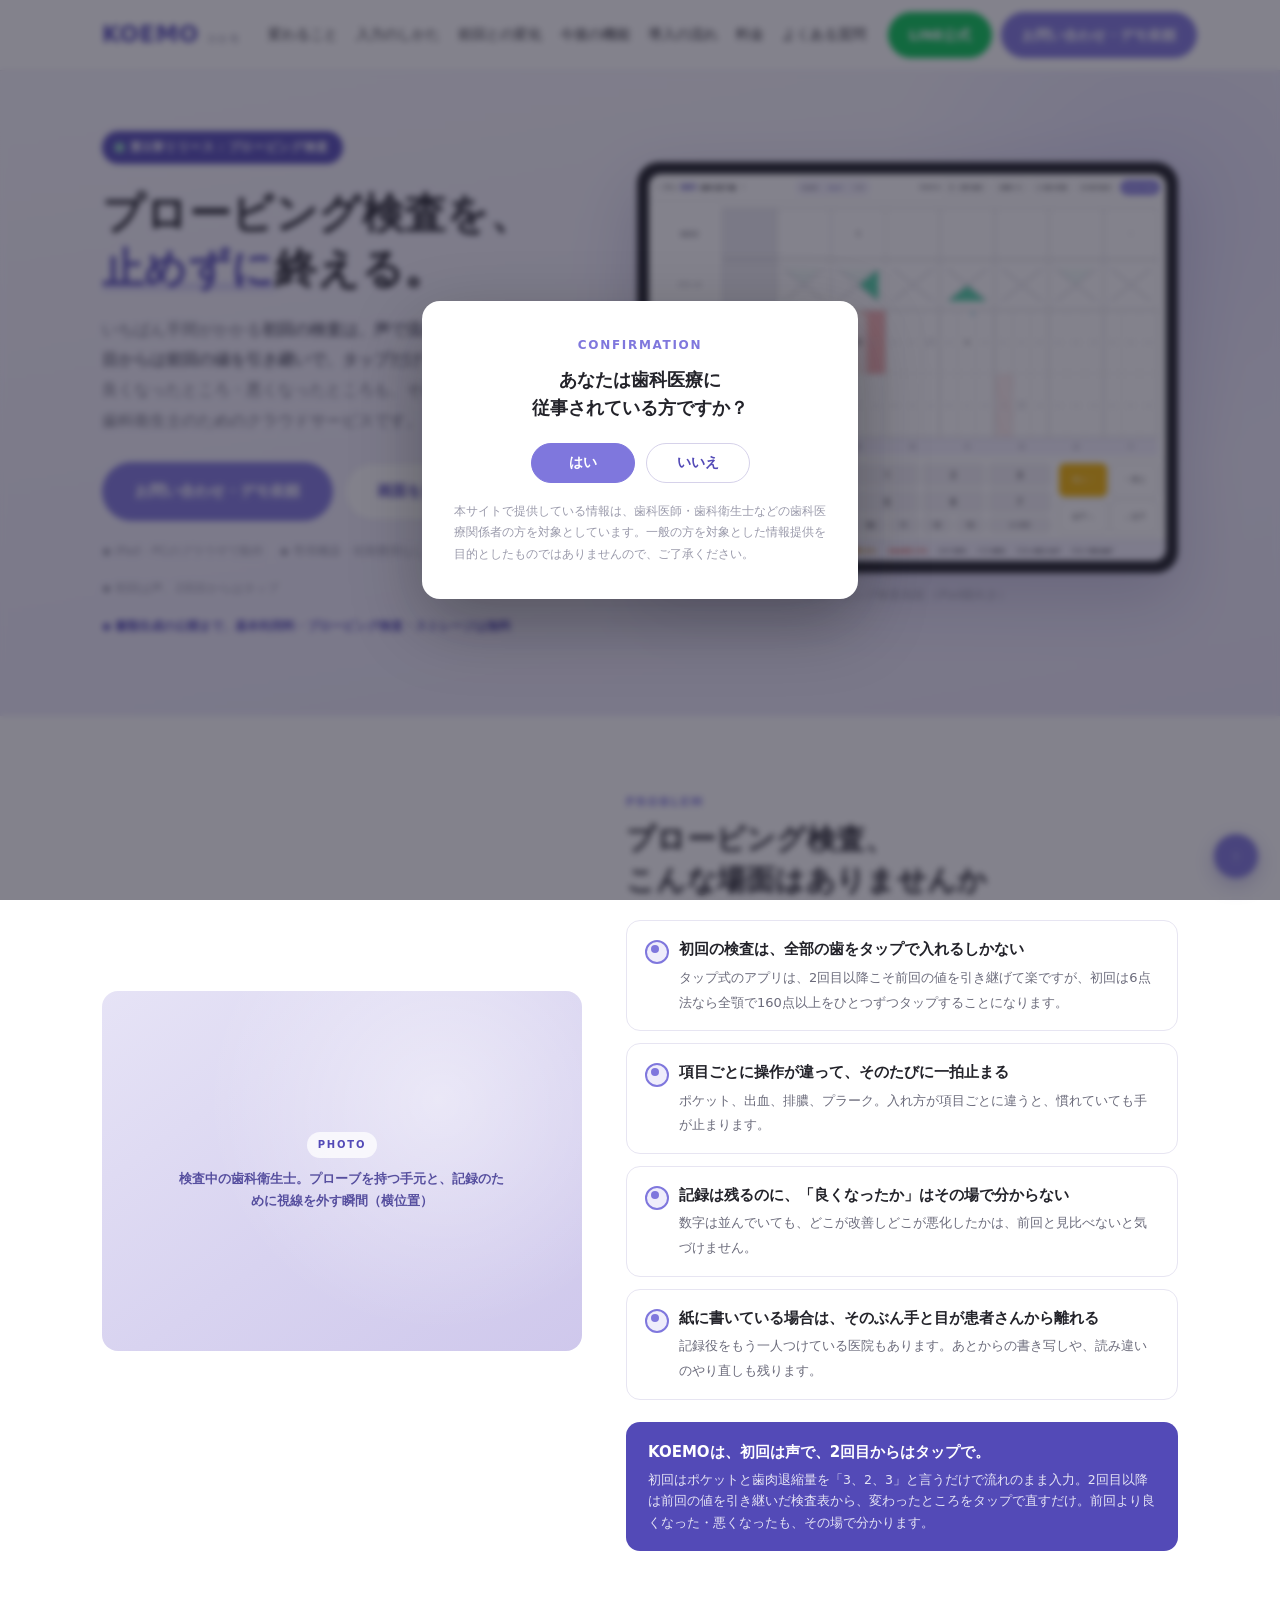
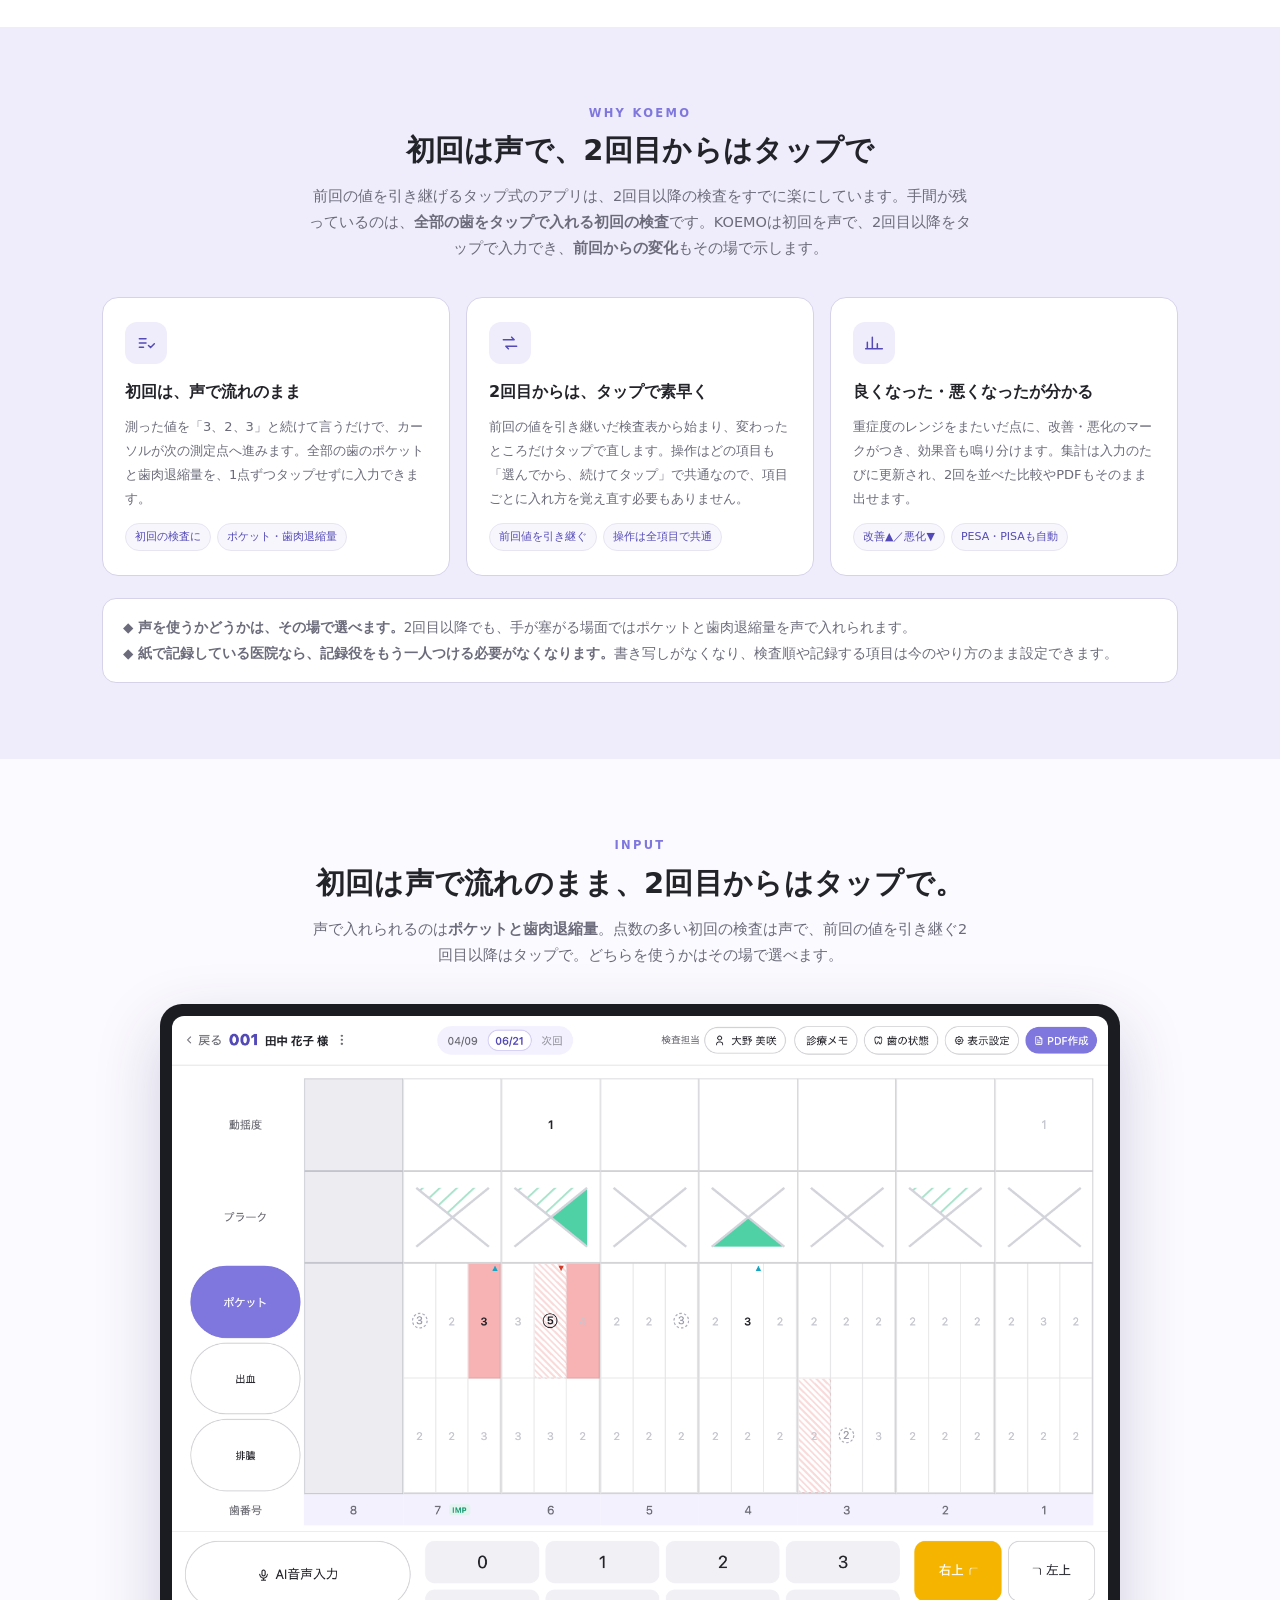
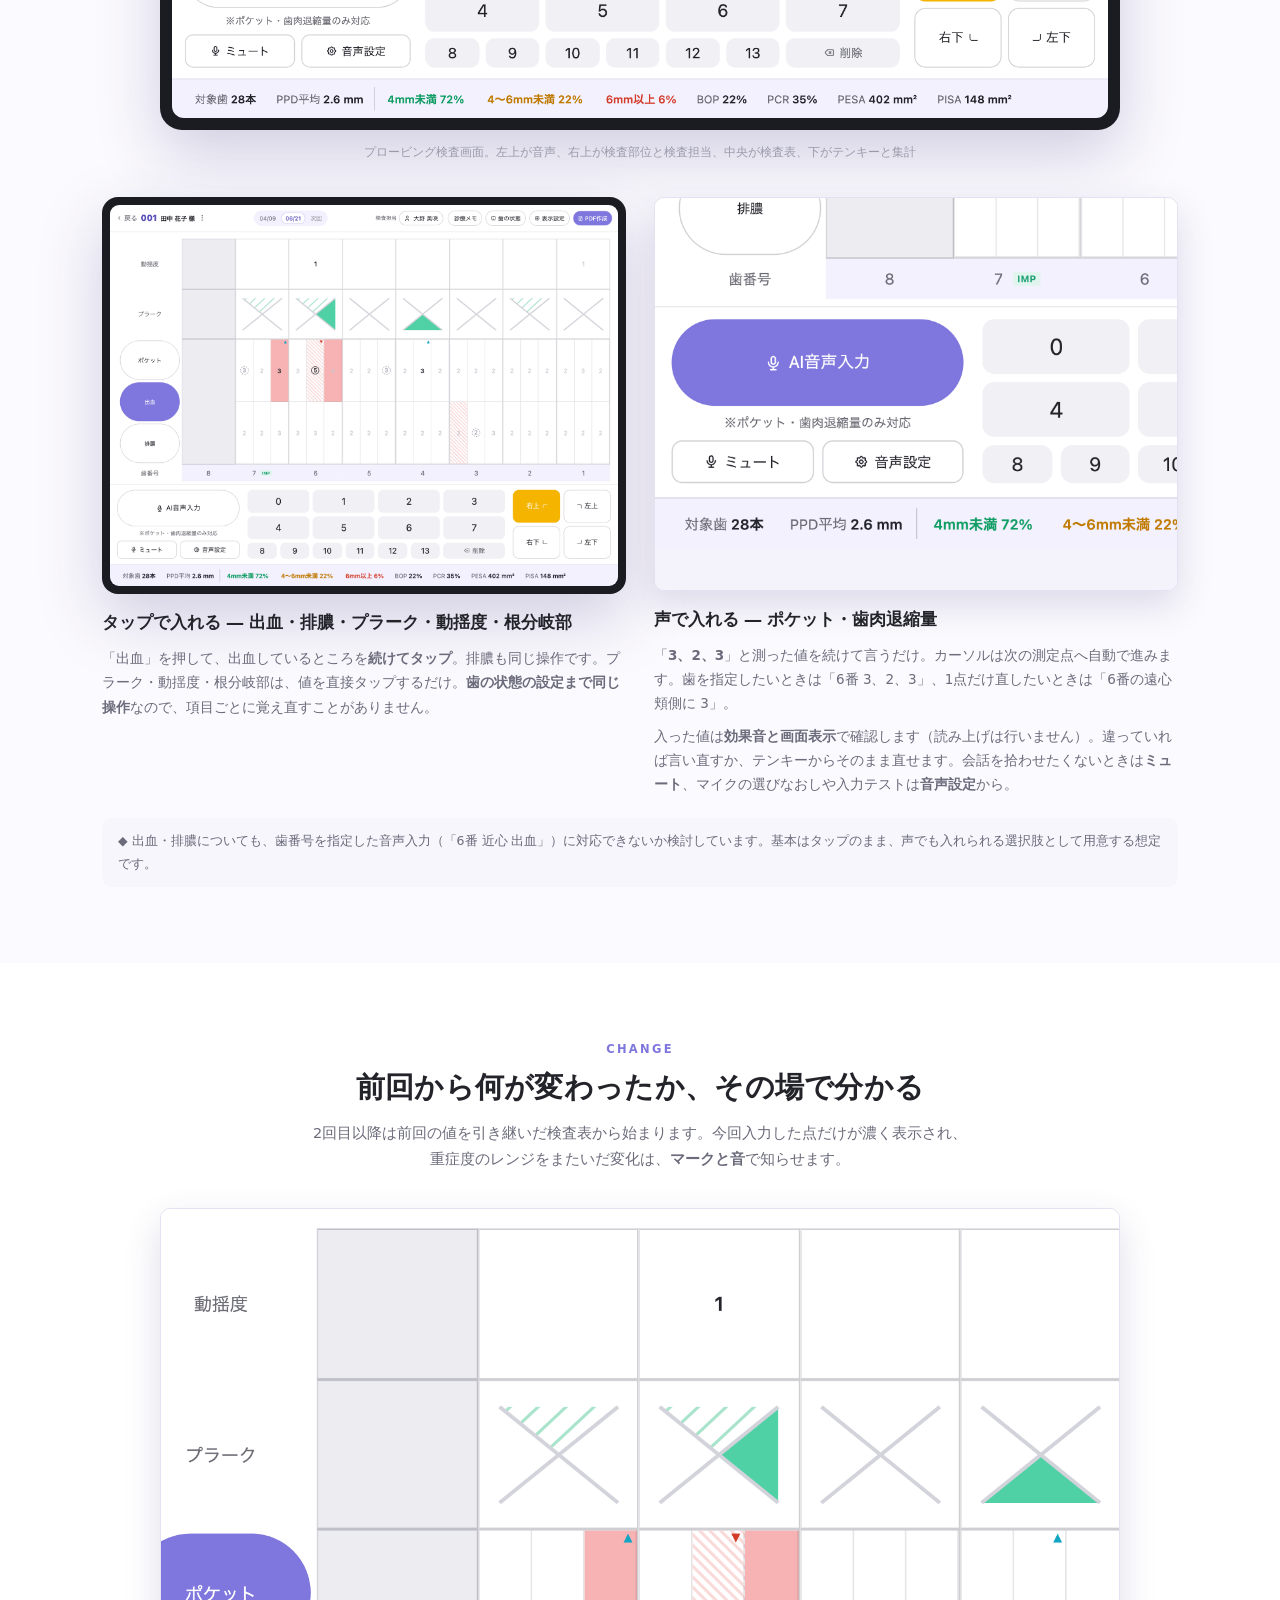
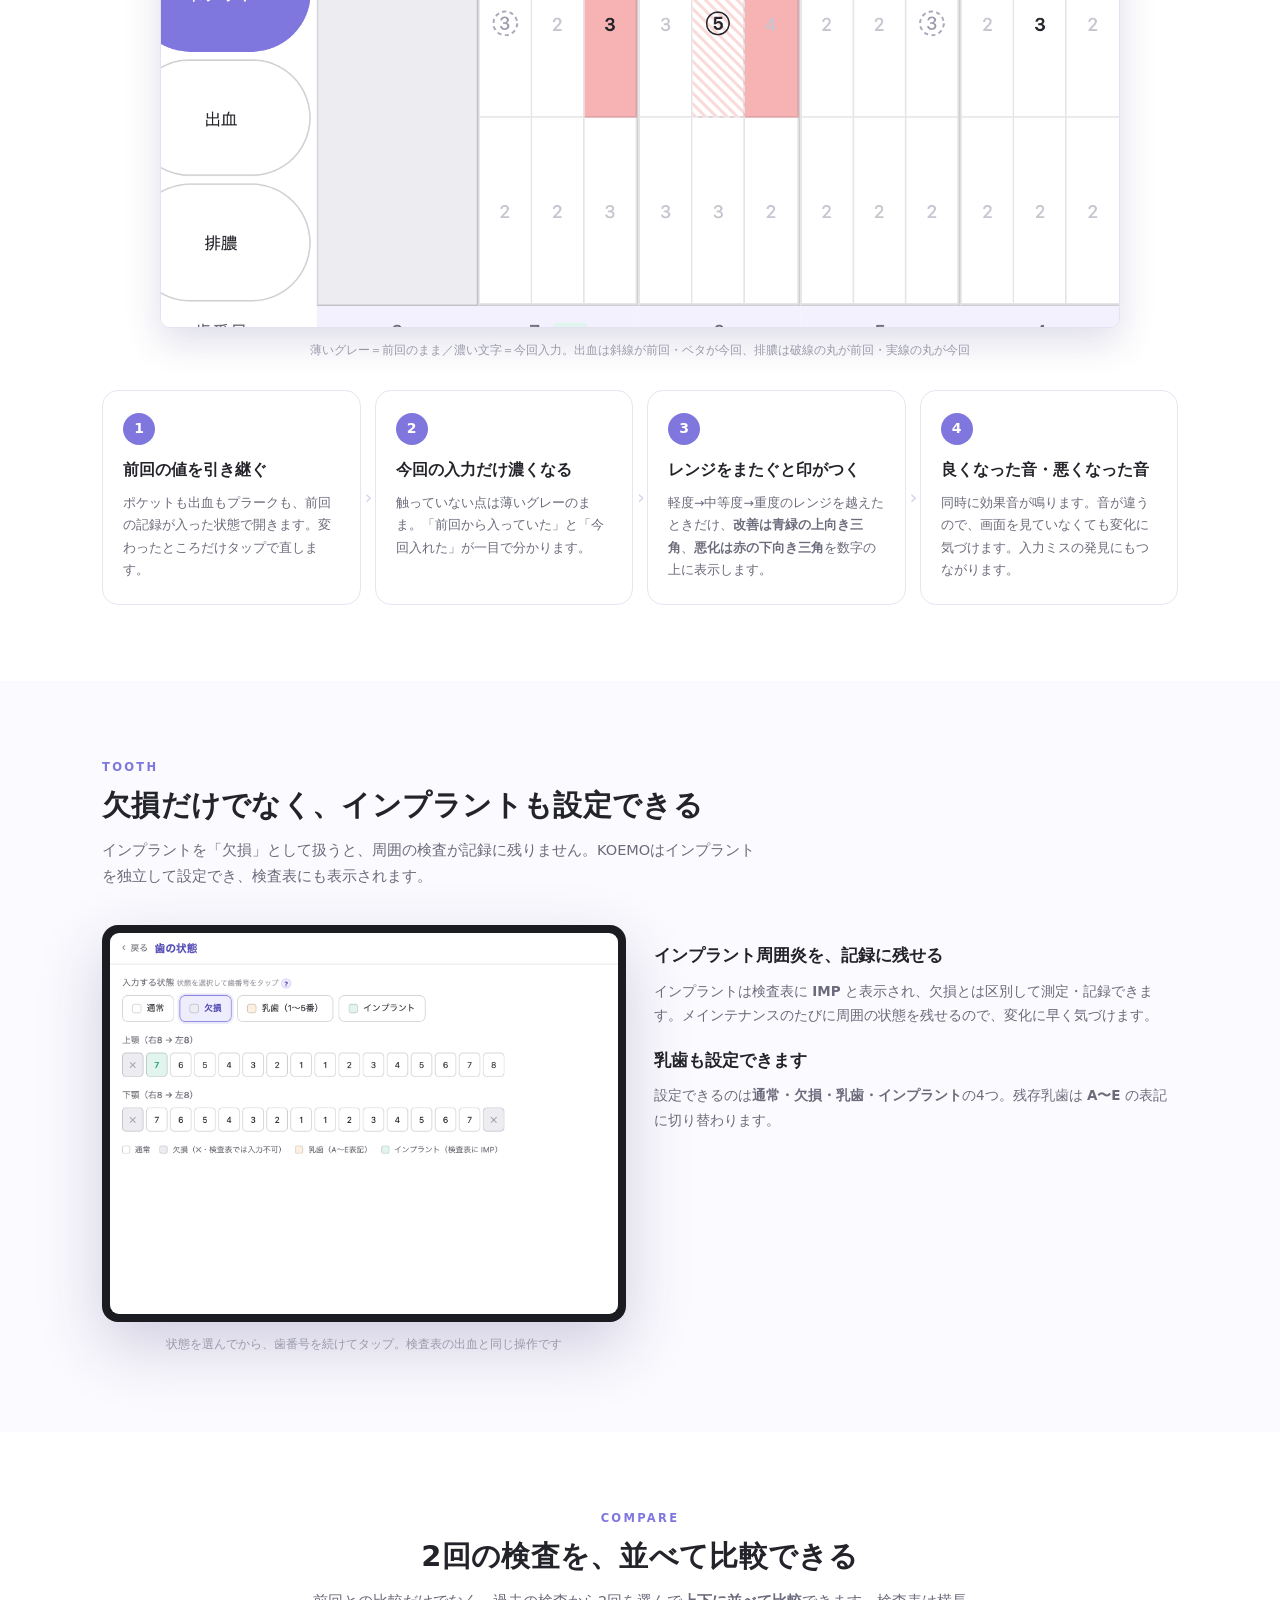
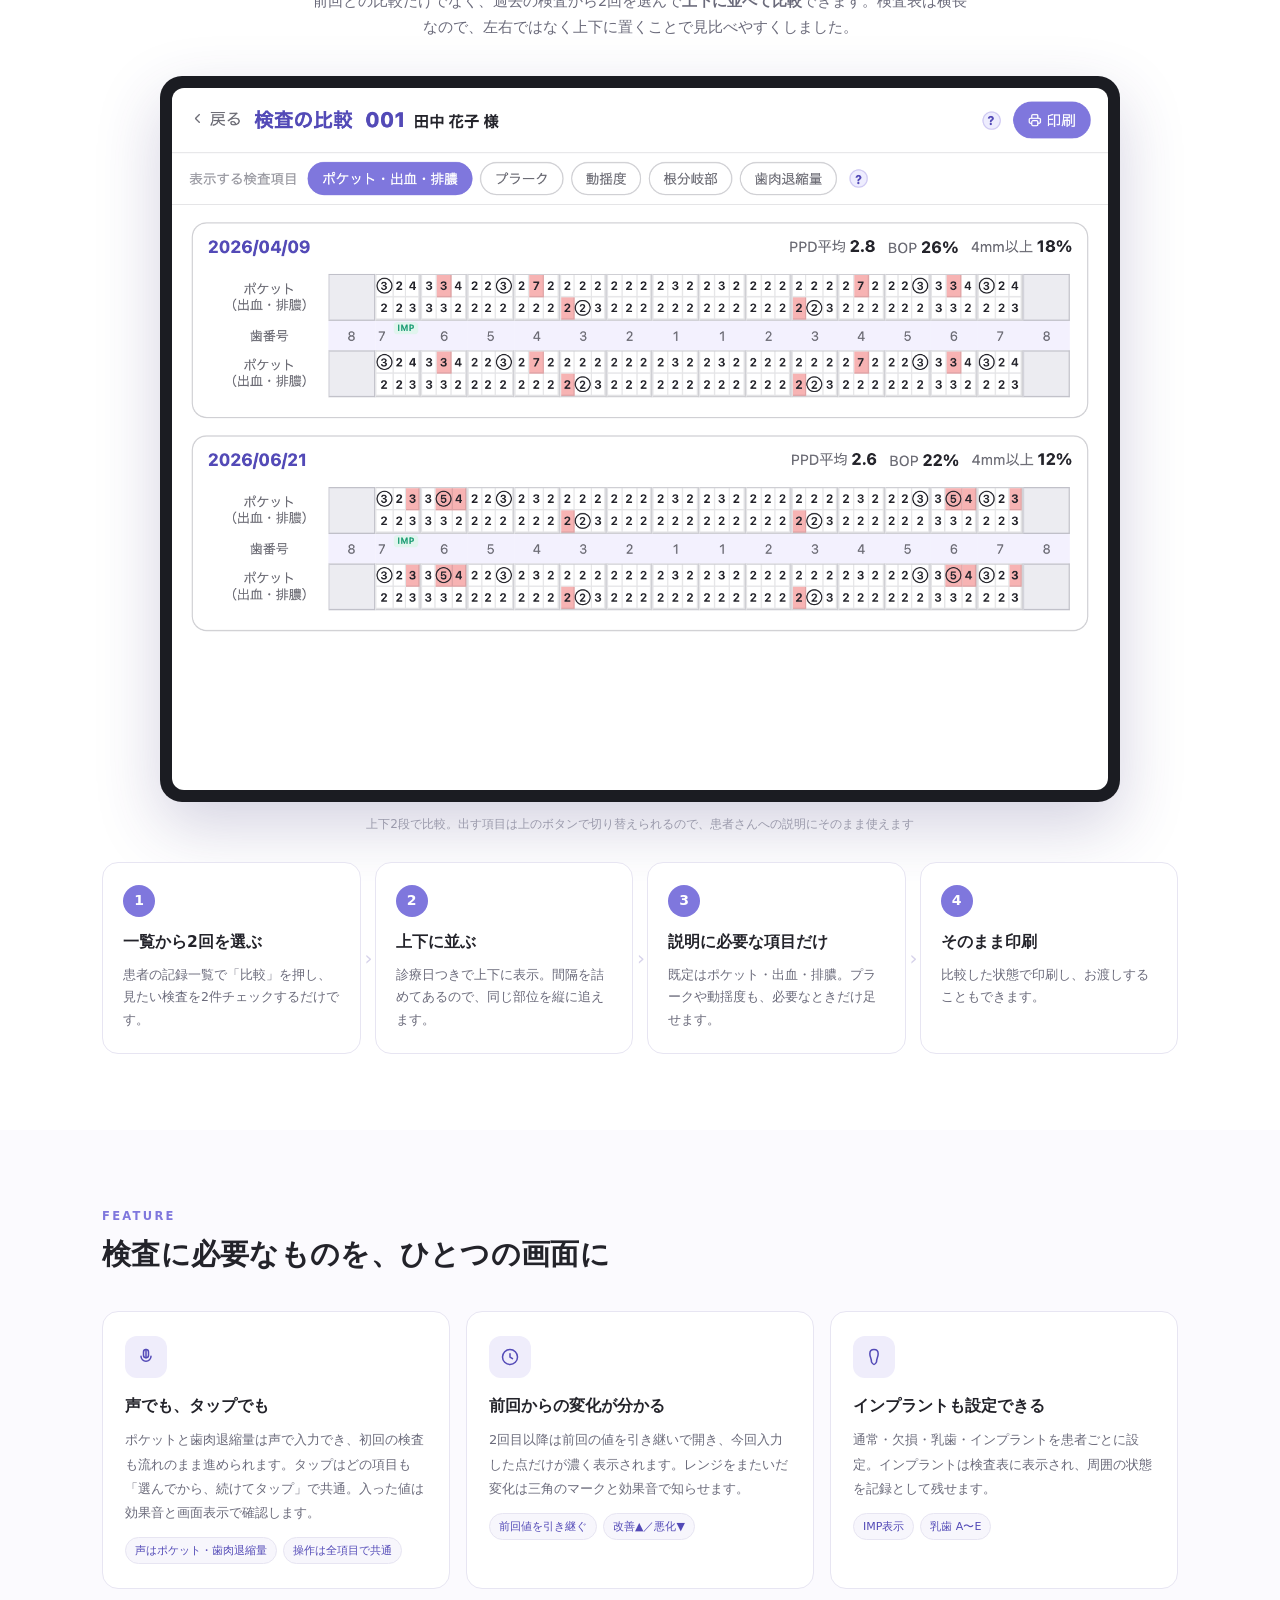
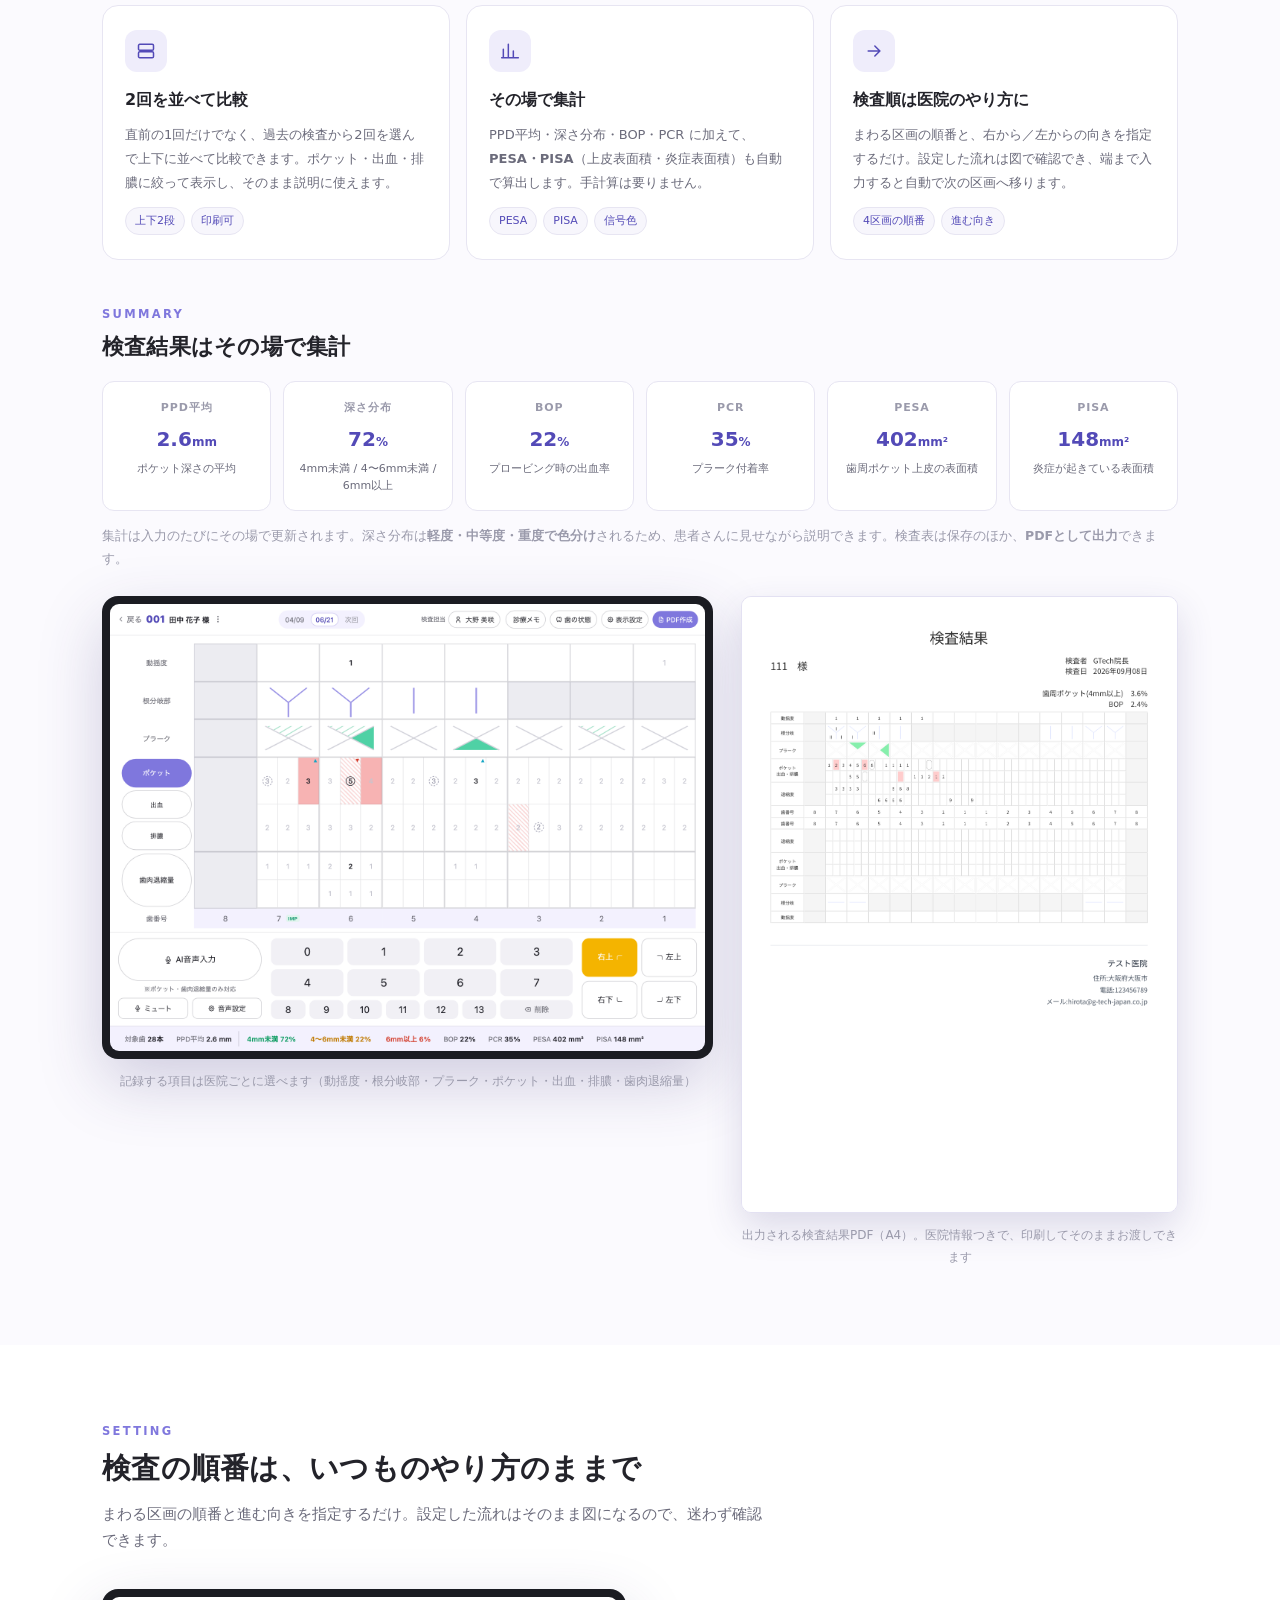
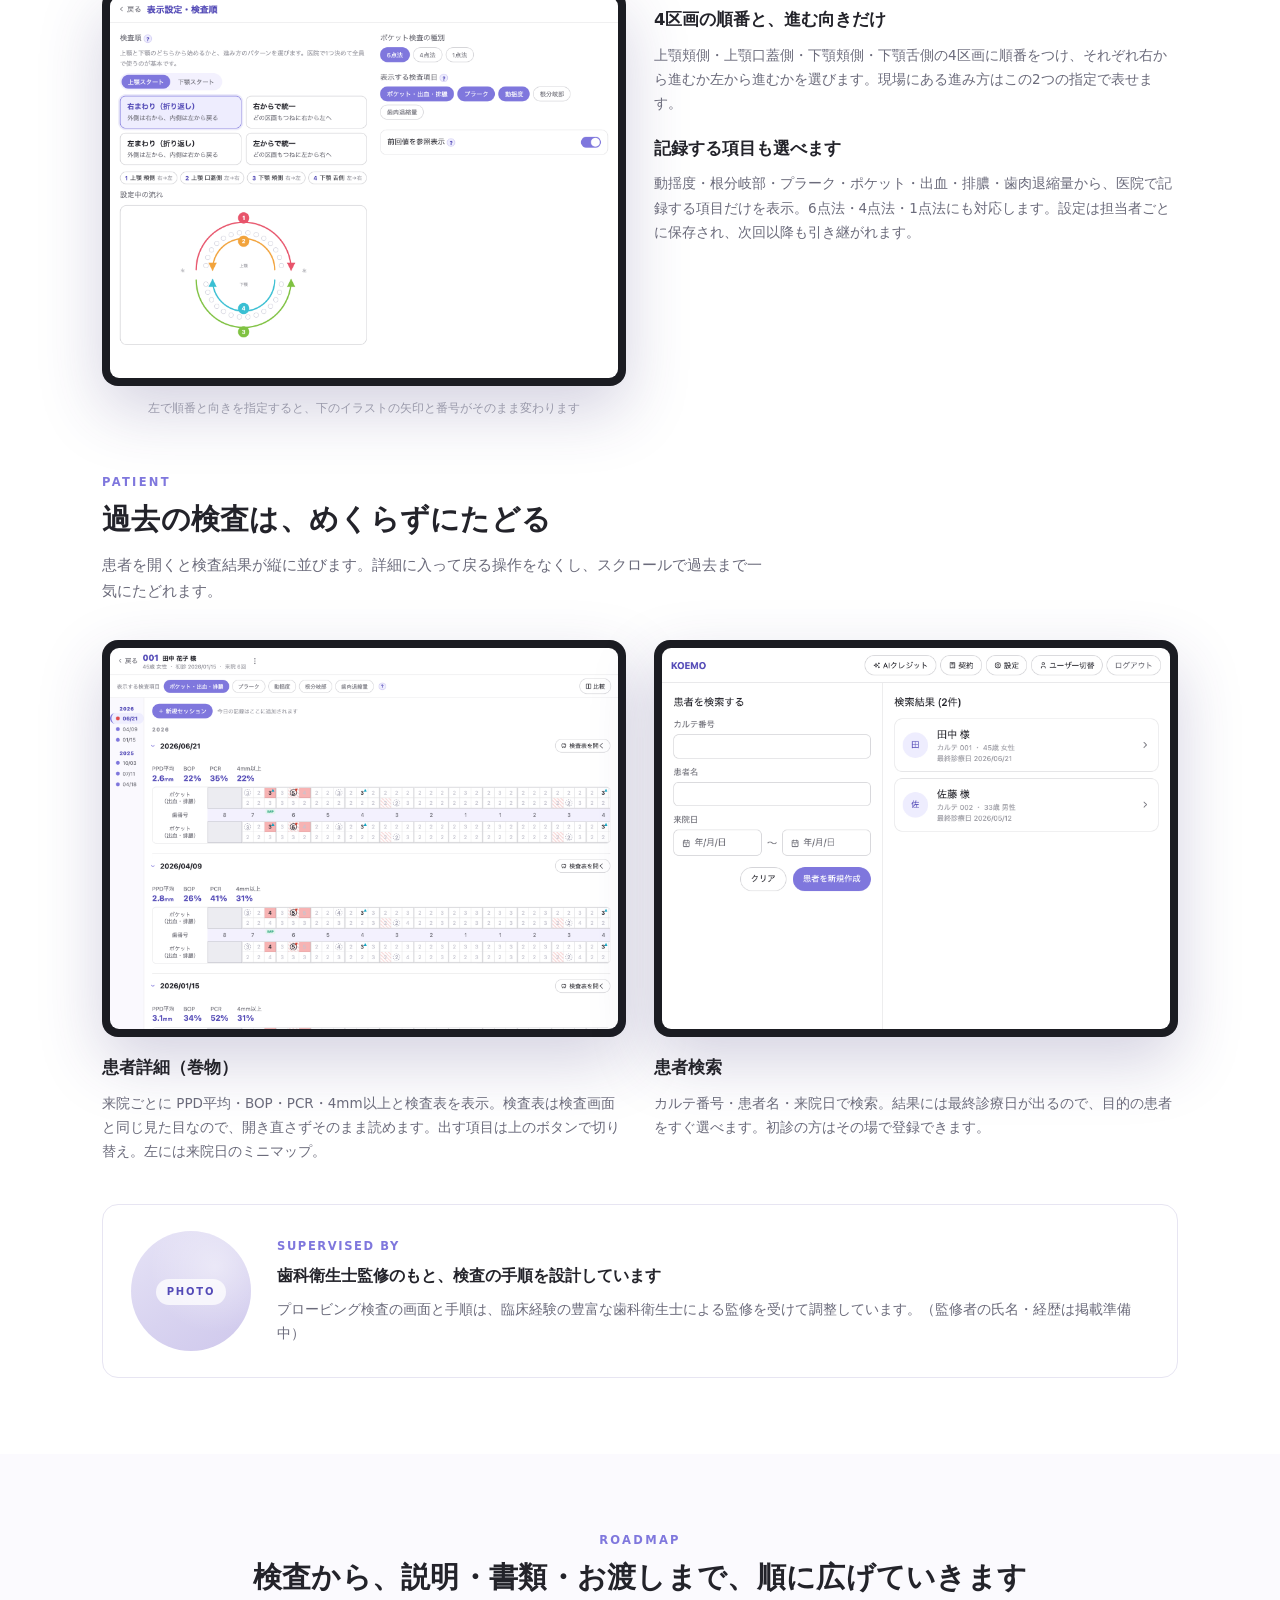
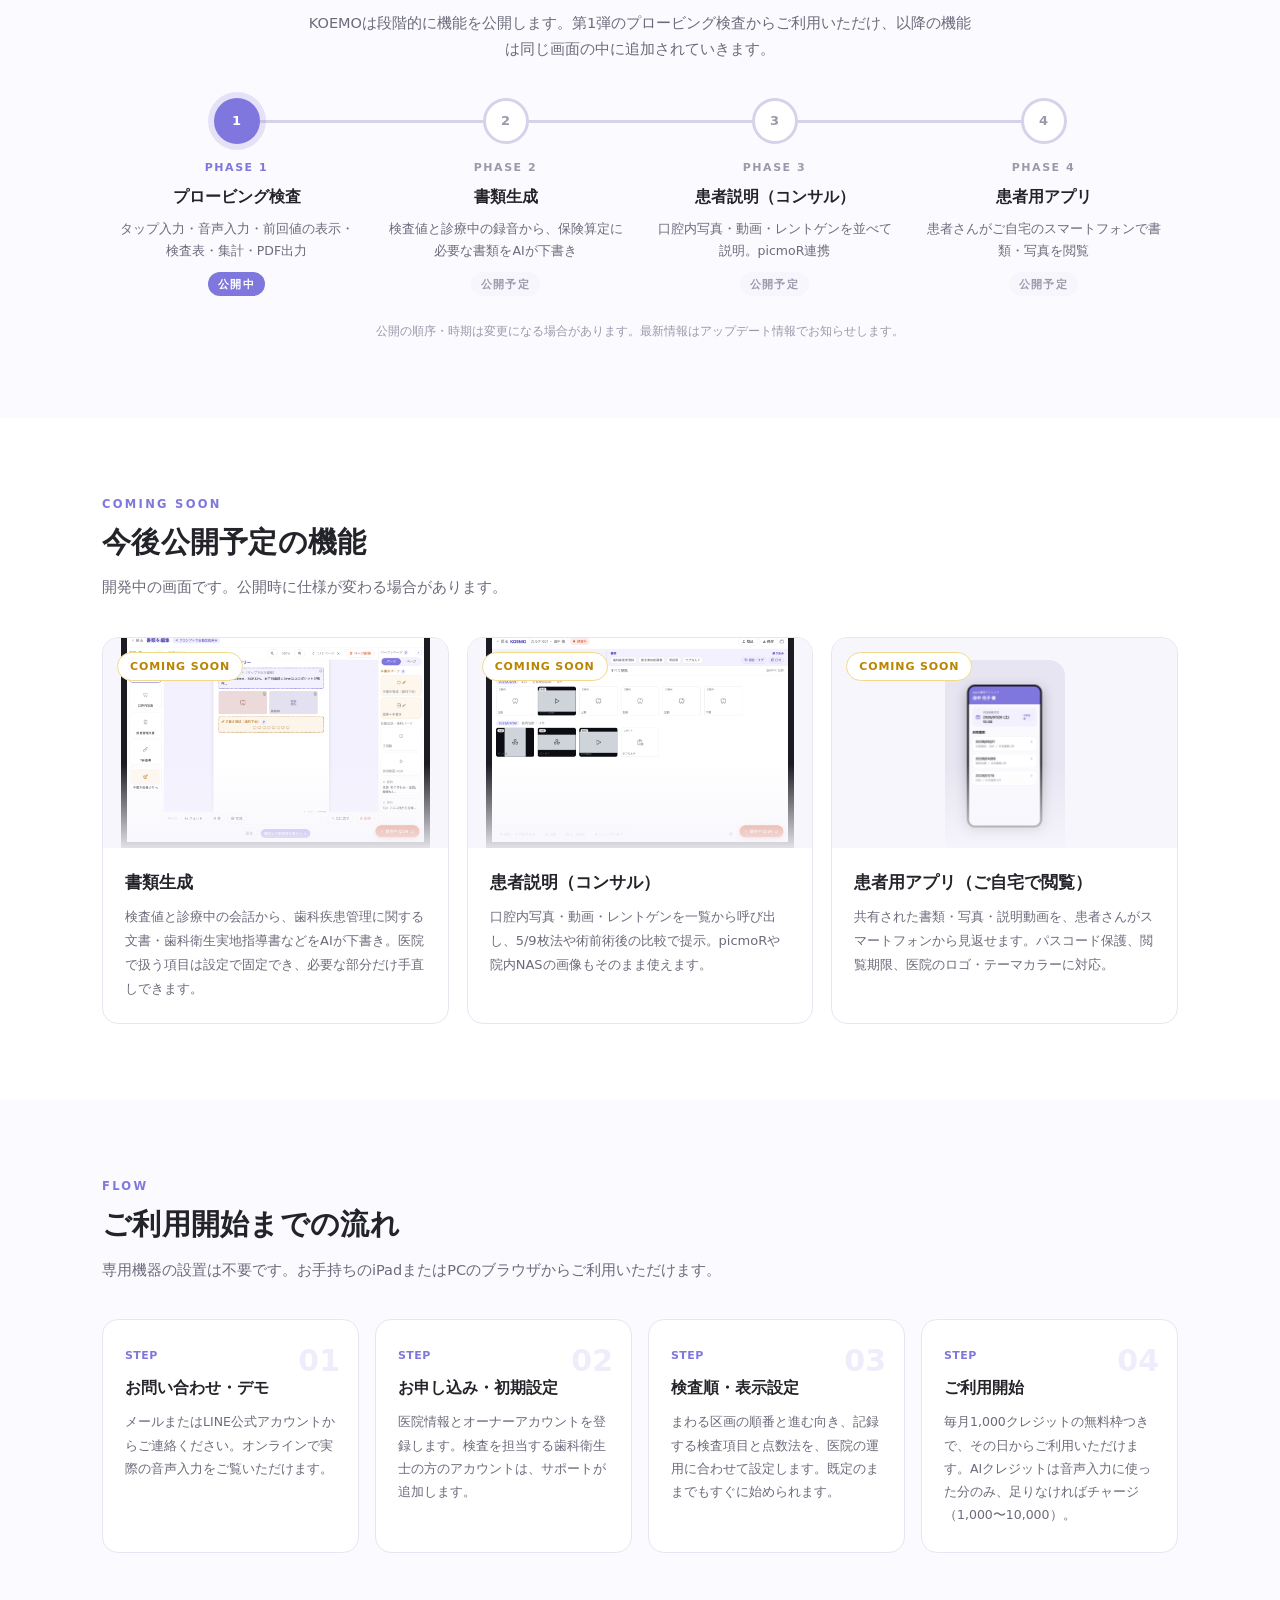
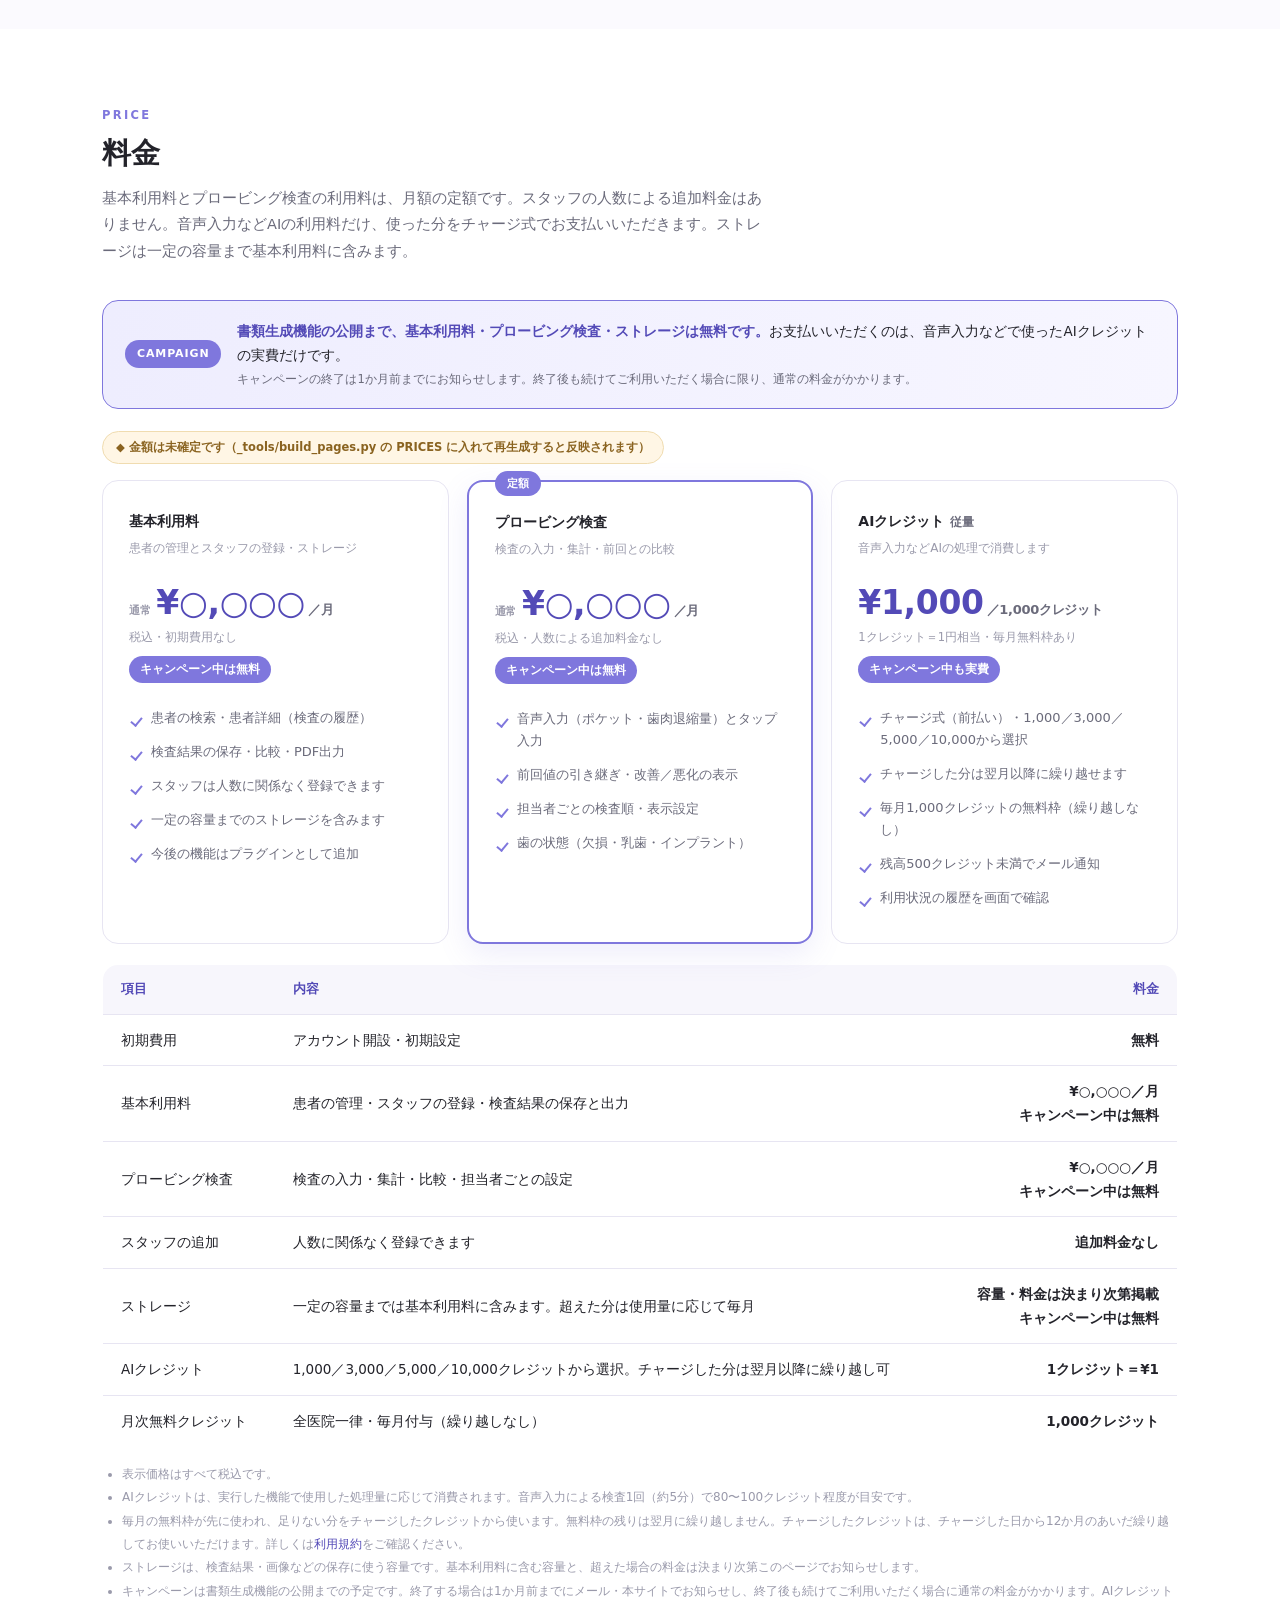
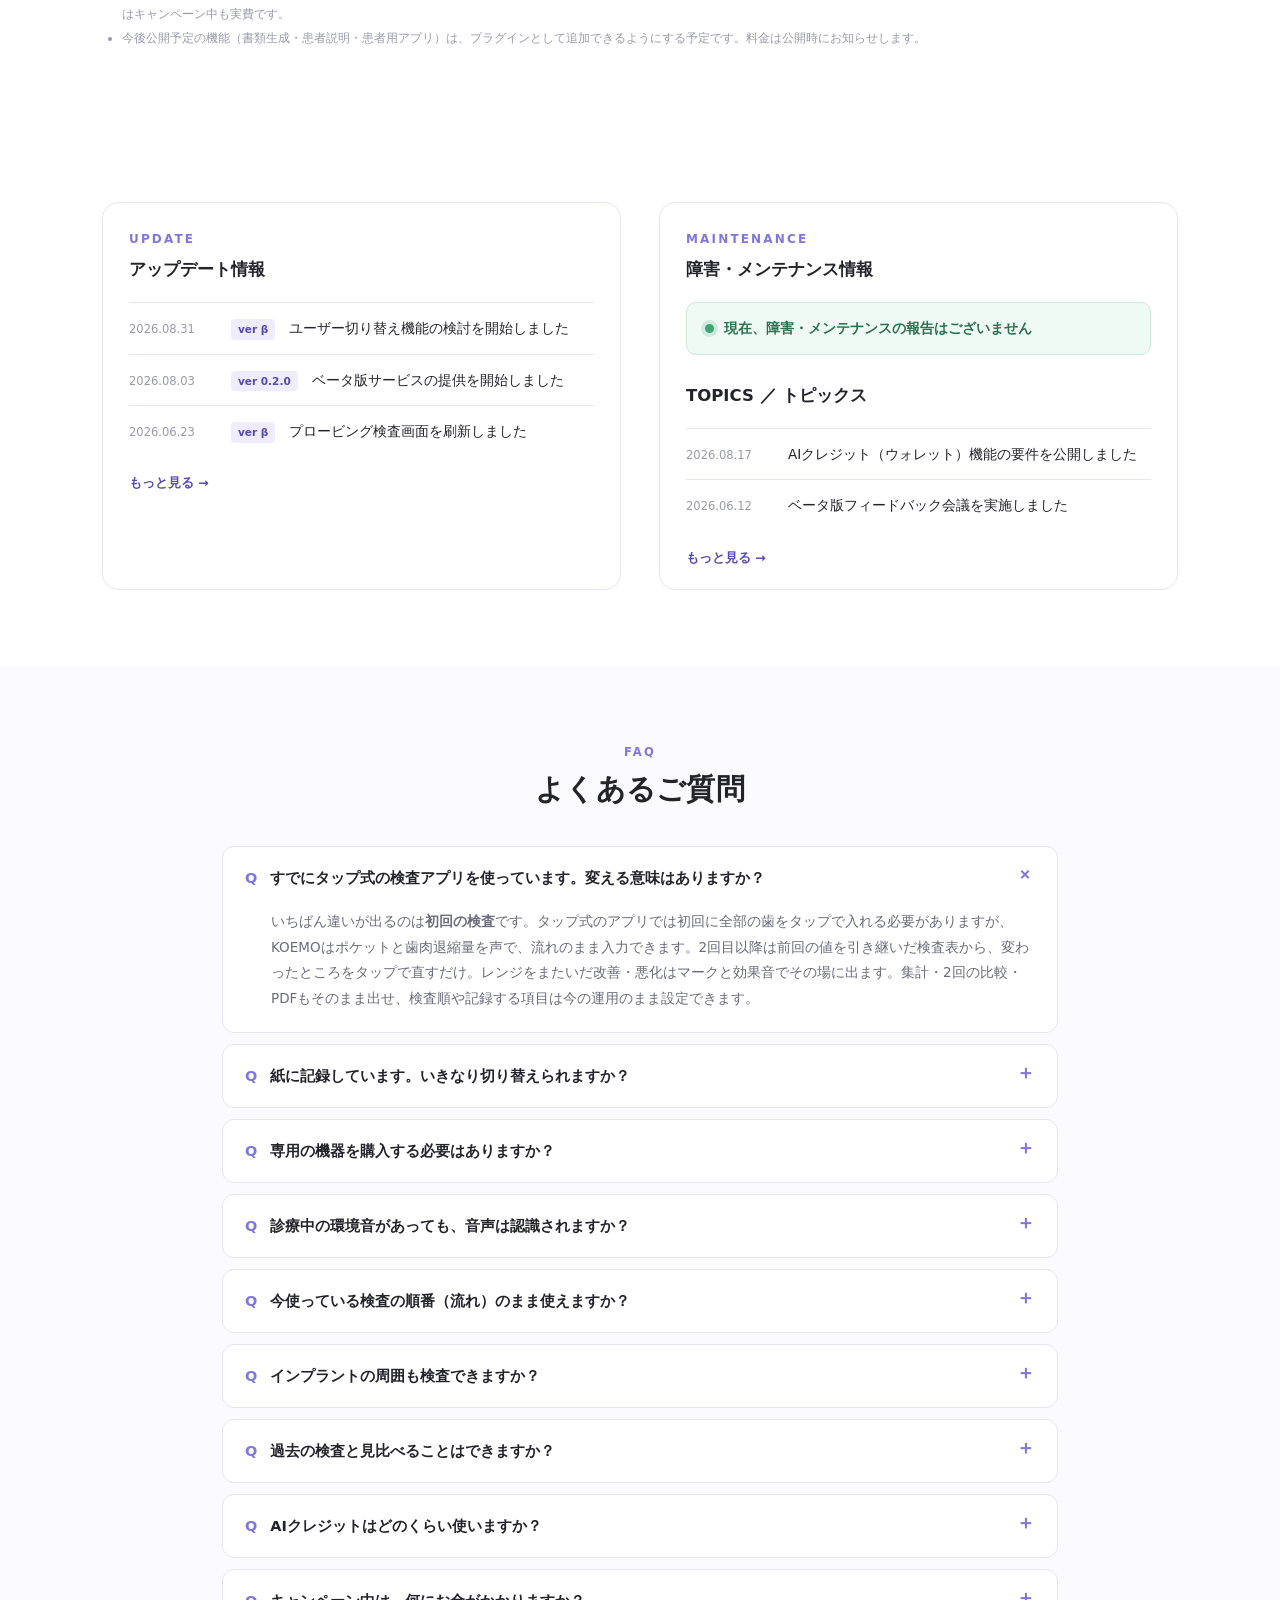
<file: index.html>
<!doctype html>
<html lang="ja">
<head>
<meta charset="utf-8">
<meta name="robots" content="noindex,nofollow">
<meta name="viewport" content="width=device-width,initial-scale=1">
<title>KOEMO（コエモ）｜プロービング検査を、止めずに終える</title>
<meta name="description" content="KOEMOは、歯周ポケット検査（プロービング検査）をiPadで記録する歯科医院向けクラウドサービスです。前回の記録が入った状態から始まるので、入力するのは変わったところだけ。操作はどの項目も「選んでから、続けてタップ」。ポケットと歯肉退縮量は声でも入れられます。">
<style>
:root{
  --purple:#7F77DD; --purple-d:#534AB7; --purple-dd:#3E3690;
  --lav:#EFEDFB; --lav2:#F7F6FC; --lav3:#FBFAFE;
  --text:#23232A; --muted:#6B6B7B; --hint:#9A9AAB;
  --border:#E7E5F2; --border2:#D6D2EA;
  --amber:#F4B400; --amber-d:#B98400;
  --radius:16px; --maxw:1120px;
}
*{box-sizing:border-box}
html{scroll-behavior:smooth}
body{margin:0;color:var(--text);background:#fff;font-family:-apple-system,BlinkMacSystemFont,"Hiragino Kaku Gothic ProN","Noto Sans JP","Yu Gothic",system-ui,sans-serif;font-size:15px;line-height:1.8;-webkit-font-smoothing:antialiased}
img{max-width:100%;display:block}
a{color:var(--purple-d);text-decoration:none}
.wrap{max-width:var(--maxw);margin:0 auto;padding:0 22px}

/* ---------- ヘッダー ---------- */
header{position:sticky;top:0;z-index:60;background:rgba(255,255,255,.92);backdrop-filter:blur(10px);border-bottom:1px solid var(--border)}
.hbar{max-width:var(--maxw);margin:0 auto;padding:12px 22px;display:flex;align-items:center;gap:22px}
.logo{display:flex;align-items:baseline;gap:2px;font-weight:800;font-size:23px;letter-spacing:.02em;color:var(--purple-d);flex:none}
.logo small{font-size:10px;font-weight:600;color:var(--hint);margin-left:5px;letter-spacing:.14em}
nav.gnav{display:flex;gap:18px;font-size:13.5px;margin-left:6px}
nav.gnav a{color:var(--text);white-space:nowrap;padding:4px 0;border-bottom:2px solid transparent}
nav.gnav a:hover{color:var(--purple-d);border-bottom-color:var(--purple)}
.hcta{margin-left:auto;display:flex;gap:9px;align-items:center;flex:none}
.btn{display:inline-flex;align-items:center;gap:7px;font-size:13.5px;font-weight:600;padding:10px 20px;border-radius:999px;border:1.5px solid var(--border2);background:#fff;color:var(--purple-d);cursor:pointer;white-space:nowrap;transition:.15s}
.btn:hover{background:var(--lav2)}
.btn.primary{background:var(--purple);border-color:var(--purple);color:#fff}
.btn.primary:hover{background:var(--purple-d);border-color:var(--purple-d)}
.btn.line{background:#06C755;border-color:#06C755;color:#fff}
.btn.lg{font-size:15px;padding:15px 32px}
.burger{display:none;flex-direction:column;gap:4px;background:none;border:none;cursor:pointer;padding:8px}
.burger span{width:22px;height:2px;background:var(--purple-d);display:block;border-radius:2px}

/* ---------- 共通パーツ ---------- */
section{padding:76px 0}
section.alt{background:var(--lav3)}
section#why{background:var(--lav)}
section#why .fcard{border-color:var(--border2)}
.whynote{margin-top:22px;padding:16px 20px;background:#fff;border:1px solid var(--border2);border-radius:14px;font-size:13.5px;color:var(--muted);line-height:1.9}
.sechead{margin-bottom:36px}
.sechead .en{display:block;font-size:11.5px;font-weight:800;letter-spacing:.2em;color:var(--purple);margin-bottom:7px}
.sechead h2{font-size:29px;font-weight:800;margin:0;letter-spacing:.01em;line-height:1.4}
.sechead p{color:var(--muted);margin:12px 0 0;font-size:14.5px;max-width:46em}
.sechead.center{text-align:center}.sechead.center p{margin-left:auto;margin-right:auto}
.chip{font-size:11.5px;background:var(--lav);color:var(--purple-d);border-radius:999px;padding:5px 12px;font-weight:600;display:inline-block}
.pill-now{display:inline-flex;align-items:center;gap:7px;background:var(--purple-d);color:#fff;font-size:11.5px;font-weight:800;letter-spacing:.06em;padding:6px 14px;border-radius:999px}
.pill-now i{width:7px;height:7px;border-radius:50%;background:#9EF0C2;display:inline-block;box-shadow:0 0 0 3px rgba(158,240,194,.3)}
.pill-soon{display:inline-flex;align-items:center;gap:6px;background:#fff;color:var(--amber-d);border:1.5px solid #F1D98A;font-size:11px;font-weight:800;letter-spacing:.08em;padding:4px 12px;border-radius:999px}

/* 実画面フレーム（iPad） */
.ipad{background:#1B1C22;border-radius:22px;padding:12px;box-shadow:0 24px 64px rgba(58,50,120,.22)}
.ipad img{border-radius:12px;width:100%;aspect-ratio:4/3;object-fit:cover}
.ipad.sm{border-radius:16px;padding:8px}.ipad.sm img{border-radius:9px}
.cap{font-size:12px;color:var(--hint);text-align:center;margin-top:12px}
/* 実画面（スマホ） */
.phone-shot{width:236px;aspect-ratio:10/19;border-radius:28px;overflow:hidden;margin:0 auto;box-shadow:0 22px 50px rgba(58,50,120,.22)}
.phone-shot img{width:100%;height:100%;object-fit:cover;object-position:center}
/* 写真プレースホルダ */
.photo{position:relative;border-radius:var(--radius);overflow:hidden;background:linear-gradient(145deg,#E6E3F6 0%,#D8D3F0 55%,#CFC8EC 100%);display:flex;align-items:center;justify-content:center;color:var(--purple-dd);text-align:center;padding:24px}
.photo::before{content:"";position:absolute;inset:0;background:radial-gradient(circle at 70% 30%,rgba(255,255,255,.45),transparent 55%)}
.photo .ph-in{position:relative;z-index:1;max-width:22em}
.photo .ph-tag{display:inline-block;font-size:10px;font-weight:800;letter-spacing:.18em;background:rgba(255,255,255,.75);color:var(--purple-d);padding:4px 11px;border-radius:999px;margin-bottom:10px}
.photo .ph-desc{font-size:12.5px;line-height:1.75;font-weight:600;opacity:.85}
.photo.r43{aspect-ratio:4/3}.photo.r169{aspect-ratio:16/9}.photo.r11{aspect-ratio:1}.photo.r32{aspect-ratio:3/2}

/* ---------- ヒーロー ---------- */
.hero{background:linear-gradient(170deg,var(--lav2) 0%,var(--lav) 60%,#E9E6F8 100%);padding:60px 0 78px;position:relative;overflow:hidden}
.hero::after{content:"";position:absolute;right:-160px;top:-160px;width:560px;height:560px;border-radius:50%;background:radial-gradient(circle,rgba(127,119,221,.16),transparent 70%)}
.hero-in{display:grid;grid-template-columns:.95fr 1.05fr;gap:46px;align-items:center;position:relative;z-index:1}
h1.hero-t{font-size:42px;line-height:1.32;font-weight:800;letter-spacing:.01em;margin:22px 0 18px}
h1.hero-t .hl{color:var(--purple-d);position:relative;white-space:nowrap}
h1.hero-t .hl::after{content:"";position:absolute;left:0;right:0;bottom:2px;height:9px;background:rgba(127,119,221,.22);z-index:-1;border-radius:3px}
.hero p.lead{font-size:15.5px;color:var(--muted);line-height:1.95;margin:0 0 26px;max-width:30em}
.hero-btns{display:flex;gap:11px;flex-wrap:wrap;margin-bottom:20px}
.hero-note{font-size:12px;color:var(--hint);display:flex;gap:16px;flex-wrap:wrap}

/* ---------- 課題 ---------- */
.problem{display:grid;grid-template-columns:1fr 1.15fr;gap:44px;align-items:center}
.plist{list-style:none;margin:0;padding:0;display:flex;flex-direction:column;gap:12px}
.plist li{background:#fff;border:1px solid var(--border);border-radius:14px;padding:16px 18px 16px 52px;position:relative;font-size:14.5px;line-height:1.7}
.plist li::before{content:"";position:absolute;left:18px;top:19px;width:20px;height:20px;border-radius:50%;background:var(--lav);border:2px solid var(--purple)}
.plist li::after{content:"";position:absolute;left:24px;top:24px;width:8px;height:8px;border-radius:50%;background:var(--purple)}
.plist li b{display:block;font-size:15px;margin-bottom:2px}
.plist li span{color:var(--muted);font-size:13px}
.answer{margin-top:22px;padding:18px 22px;background:var(--purple-d);color:#fff;border-radius:14px;font-size:15px;font-weight:700;line-height:1.7}
.answer small{display:block;font-weight:500;font-size:12.5px;opacity:.85;margin-top:4px}

/* ---------- プロービング 深掘り ---------- */
.bigshot{margin:0 auto 18px;max-width:960px}
.steps4{display:grid;grid-template-columns:repeat(4,1fr);gap:14px;margin-top:40px}
.st{background:#fff;border:1px solid var(--border);border-radius:var(--radius);padding:22px 20px;position:relative}
.st .n{width:32px;height:32px;border-radius:50%;background:var(--purple);color:#fff;font-weight:800;font-size:14px;display:flex;align-items:center;justify-content:center;margin-bottom:12px}
.st h4{margin:0 0 7px;font-size:15.5px;font-weight:700}
.st p{margin:0;font-size:12.5px;color:var(--muted);line-height:1.8}
.st .arrow{position:absolute;right:-13px;top:50%;transform:translateY(-50%);color:var(--border2);font-size:20px;z-index:1}
.st:last-child .arrow{display:none}
/* 音声入力の例 */
.voicebox{display:grid;grid-template-columns:1fr 1fr;gap:34px;align-items:center}
.talk{display:flex;flex-direction:column;gap:12px}
.turn{display:flex;gap:12px;align-items:flex-start}
.turn .who{width:38px;height:38px;border-radius:50%;flex:none;display:flex;align-items:center;justify-content:center;font-size:11px;font-weight:800}
.turn.dh .who{background:var(--lav);color:var(--purple-d)}
.turn.ai .who{background:var(--purple);color:#fff}
.turn .bub{background:#fff;border:1px solid var(--border);border-radius:14px;padding:12px 16px;font-size:14px;line-height:1.7;max-width:26em}
.turn.ai .bub{background:var(--lav2)}
.turn .bub b{color:var(--purple-d)}
.turn .bub .val{font-size:22px;font-weight:800;color:var(--purple-d);letter-spacing:.06em}
.turn .lbl{font-size:10.5px;color:var(--hint);margin-bottom:3px;letter-spacing:.06em}
.readback{display:flex;align-items:center;gap:12px;background:#fff;border:1.5px solid var(--purple);border-radius:14px;padding:14px 18px;margin-top:6px}
.readback .spk{width:36px;height:36px;border-radius:50%;background:var(--purple);color:#fff;display:flex;align-items:center;justify-content:center;flex:none}
.readback b{color:var(--purple-d)}
/* 機能グリッド */
.fgrid{display:grid;grid-template-columns:repeat(3,1fr);gap:16px}
.fcard{background:#fff;border:1px solid var(--border);border-radius:var(--radius);padding:24px 22px}
.fcard .ico{width:42px;height:42px;border-radius:12px;background:var(--lav);display:flex;align-items:center;justify-content:center;margin-bottom:14px}
.fcard h3{font-size:16px;font-weight:700;margin:0 0 8px}
.fcard p{font-size:13px;color:var(--muted);margin:0;line-height:1.85}
.fcard .tags{display:flex;gap:6px;flex-wrap:wrap;margin-top:12px}
.fcard .tags span{font-size:11px;background:var(--lav2);color:var(--purple-d);border:1px solid var(--border);border-radius:999px;padding:3px 9px}
/* 設定2カラム */
.twoshot{display:grid;grid-template-columns:1fr 1fr;gap:28px}
.twoshot h4{font-size:16.5px;font-weight:700;margin:16px 0 8px}
.twoshot p{font-size:13.5px;color:var(--muted);margin:0}
/* 統計 */
.stats{display:grid;grid-template-columns:repeat(6,1fr);gap:12px;margin-top:8px}
@media(max-width:980px){.stats{grid-template-columns:repeat(3,1fr)}}
.stat{background:#fff;border:1px solid var(--border);border-radius:12px;padding:16px 14px;text-align:center}
.stat .k{font-size:11px;color:var(--hint);font-weight:700;letter-spacing:.08em;margin-bottom:4px}
.stat .v{font-size:20px;font-weight:800;color:var(--purple-d)}
.stat .d{font-size:11px;color:var(--muted);margin-top:4px;line-height:1.5}
/* 監修 */
.sv{display:flex;gap:26px;align-items:center;background:#fff;border:1px solid var(--border);border-radius:var(--radius);padding:26px 28px}
.sv .photo{width:120px;height:120px;flex:none;border-radius:50%;padding:10px}
.sv .photo .ph-tag{margin:0}
.sv h4{margin:0 0 6px;font-size:16px}
.sv p{margin:0;font-size:13.5px;color:var(--muted)}
.sv .role{font-size:11.5px;color:var(--purple);font-weight:800;letter-spacing:.14em;margin-bottom:6px}

/* ---------- ロードマップ ---------- */
.rm{display:grid;grid-template-columns:repeat(4,1fr);gap:0;position:relative;margin-top:14px}
.rm::before{content:"";position:absolute;left:12.5%;right:12.5%;top:22px;height:3px;background:var(--border2);z-index:0}
.rmi{position:relative;z-index:1;padding:0 14px;text-align:center}
.rmi .dot{width:46px;height:46px;border-radius:50%;margin:0 auto 14px;display:flex;align-items:center;justify-content:center;font-weight:800;font-size:13px;background:#fff;border:3px solid var(--border2);color:var(--hint)}
.rmi.now .dot{background:var(--purple);border-color:var(--purple);color:#fff;box-shadow:0 0 0 6px rgba(127,119,221,.18)}
.rmi .ph{font-size:11px;font-weight:800;letter-spacing:.14em;color:var(--hint);margin-bottom:6px}
.rmi.now .ph{color:var(--purple)}
.rmi h4{margin:0 0 6px;font-size:15.5px}
.rmi p{margin:0;font-size:12.5px;color:var(--muted);line-height:1.75}
.rmi .st-tag{display:inline-block;margin-top:10px;font-size:10.5px;font-weight:800;letter-spacing:.1em;padding:3px 10px;border-radius:999px;background:var(--lav2);color:var(--hint)}
.rmi.now .st-tag{background:var(--purple);color:#fff}
.rmnote{text-align:center;font-size:12px;color:var(--hint);margin-top:24px}
/* COMING SOON カード */
.soon{display:grid;grid-template-columns:repeat(3,1fr);gap:18px}
.scard{background:#fff;border:1px solid var(--border);border-radius:var(--radius);overflow:hidden;position:relative}
.scard .sh{position:relative;background:var(--lav2);padding:18px 18px 0;height:210px;overflow:hidden;display:flex;align-items:flex-end;justify-content:center}
.scard .sh .ipad{width:100%;padding:6px;border-radius:12px 12px 0 0;box-shadow:none}
.scard .sh .ipad img{border-radius:7px 7px 0 0;aspect-ratio:auto;height:auto}
.scard .sh .phone-shot{width:120px;aspect-ratio:10/16;border-radius:16px 16px 0 0;box-shadow:none;margin-bottom:-4px}
.scard .sh::after{content:"";position:absolute;inset:0;background:linear-gradient(180deg,transparent 60%,rgba(247,246,252,.9))}
.scard .pill-soon{position:absolute;top:14px;left:14px;z-index:2}
.scard .sb{padding:20px 22px 22px}
.scard h3{margin:0 0 8px;font-size:16.5px}
.scard p{margin:0;font-size:13px;color:var(--muted);line-height:1.85}

/* ---------- FLOW ---------- */
.flow{display:grid;grid-template-columns:repeat(4,1fr);gap:16px;counter-reset:s}
.step{background:#fff;border:1px solid var(--border);border-radius:var(--radius);padding:26px 22px;position:relative}
.step::before{counter-increment:s;content:"0" counter(s);position:absolute;top:14px;right:18px;font-size:30px;font-weight:800;color:var(--lav)}
.step h4{font-size:15.5px;margin:0 0 8px;font-weight:700;position:relative;z-index:1}
.step p{font-size:12.5px;color:var(--muted);margin:0;line-height:1.85}
.step .when{font-size:11px;color:var(--purple);font-weight:700;margin-bottom:9px;letter-spacing:.04em}

/* ---------- PRICE ---------- */
.psum{display:grid;grid-template-columns:repeat(3,1fr);gap:18px;margin-bottom:20px}
.pcard{border:1px solid var(--border);border-radius:var(--radius);padding:28px 26px;background:#fff}
.pcard.hi{border:2px solid var(--purple);position:relative;box-shadow:0 10px 30px rgba(127,119,221,.13)}
.pcard.hi .badge{position:absolute;top:-11px;left:26px;background:var(--purple);color:#fff;font-size:11px;font-weight:700;padding:3px 12px;border-radius:999px}
.pcard .ptitle{font-size:14px;font-weight:700;margin-bottom:4px}
.pcard .pdesc{font-size:12px;color:var(--hint);margin-bottom:16px;min-height:2.6em;line-height:1.7}
.pcard .price{font-size:33px;font-weight:800;color:var(--purple-d);letter-spacing:-.01em;line-height:1.1}
.pcard .price small{font-size:13px;font-weight:600;color:var(--muted);margin-left:3px}
.pcard .pnote{font-size:11.5px;color:var(--hint);margin-top:6px}
.pcard ul{margin:18px 0 0;padding:0;list-style:none;font-size:13px;color:var(--muted)}
.pcard ul li{padding:6px 0 6px 22px;position:relative;line-height:1.7}
.pcard ul li::before{content:"";position:absolute;left:4px;top:14px;width:5px;height:9px;border-right:2px solid var(--purple);border-bottom:2px solid var(--purple);transform:rotate(40deg)}
table.ptable{width:100%;border-collapse:collapse;font-size:13.5px;background:#fff;border:1px solid var(--border);border-radius:var(--radius);overflow:hidden}
table.ptable th,table.ptable td{padding:13px 18px;text-align:left;border-bottom:1px solid var(--border)}
table.ptable thead th{background:var(--lav2);font-size:12.5px;font-weight:700;color:var(--purple-d)}
table.ptable tbody tr:last-child td{border-bottom:none}
table.ptable td.r{text-align:right;font-weight:700;white-space:nowrap}
.pnotes{margin:16px 0 0;padding-left:20px;font-size:12px;color:var(--hint);line-height:1.95}
/* キャンペーン（build_pages.py の CAMPAIGN で body.campaign を付け外し） */
body:not(.campaign) .camp-only{display:none!important}
.camp{display:flex;gap:16px;align-items:center;background:linear-gradient(90deg,#EEEDFE,#F7F6FF);border:1.5px solid var(--purple);border-radius:var(--radius);padding:18px 22px;margin-bottom:22px}
.camp .ct{flex:none;background:var(--purple);color:#fff;font-size:11px;font-weight:800;letter-spacing:.08em;padding:4px 12px;border-radius:999px}
.camp b{color:var(--purple-d)}
.camp p{margin:0;font-size:13.5px;line-height:1.8;color:var(--text)}
.camp small{display:block;font-size:11.5px;color:var(--muted);margin-top:2px}
.pcard .pcamp{display:inline-block;margin-top:8px;background:var(--purple);color:#fff;font-size:11.5px;font-weight:700;padding:3px 11px;border-radius:999px}
.pcard .price .was{font-size:11px;font-weight:700;color:var(--hint);margin:0 6px 0 0}
.hero-note .camp-only{color:var(--purple-d);font-weight:700}
@media(max-width:720px){.camp{flex-direction:column;align-items:flex-start}}
.draft{display:inline-flex;align-items:center;gap:6px;background:#FFF6E5;border:1px solid #F0DCB0;color:#8A6320;font-size:11.5px;font-weight:700;padding:5px 13px;border-radius:999px;margin-bottom:16px}

/* ---------- VOICE ---------- */
.vscroll{display:flex;gap:16px;overflow-x:auto;padding:4px 22px 18px;scroll-snap-type:x mandatory;margin:0 -22px}
.vcard{flex:0 0 300px;background:#fff;border:1px solid var(--border);border-radius:var(--radius);padding:24px;scroll-snap-align:start}
.vcard .q{font-size:14px;font-weight:700;line-height:1.7;margin:0 0 12px;color:var(--purple-d)}
.vcard p{font-size:13px;color:var(--muted);margin:0 0 18px;line-height:1.85}
.vprof{display:flex;align-items:center;gap:11px;border-top:1px solid var(--border);padding-top:14px}
.vprof .av{width:40px;height:40px;border-radius:50%;background:var(--lav);flex:none;display:flex;align-items:center;justify-content:center;color:var(--purple-d);font-weight:700;font-size:14px}
.vprof .nm{font-size:13px;font-weight:700}.vprof .af{font-size:11px;color:var(--hint)}

/* ---------- UPDATE / TOPICS ---------- */
.twocol{display:grid;grid-template-columns:1fr 1fr;gap:38px}
.panel{background:#fff;border:1px solid var(--border);border-radius:var(--radius);padding:26px 26px 18px}
.panel h3{font-size:12px;font-weight:800;letter-spacing:.18em;color:var(--purple);margin:0 0 4px}
.panel .h3ja{font-size:16.5px;font-weight:700;margin:0 0 18px}
.newsrow{display:flex;gap:14px;padding:13px 0;border-top:1px solid var(--border);font-size:13.5px;align-items:baseline}
.newsrow .dt{font-size:11.5px;color:var(--hint);flex:none;width:88px;font-variant-numeric:tabular-nums}
.newsrow .ver{font-size:10.5px;background:var(--lav);color:var(--purple-d);border-radius:4px;padding:1px 7px;font-weight:700;flex:none}
.morelink{display:inline-flex;align-items:center;gap:6px;font-size:12.5px;font-weight:700;color:var(--purple-d);margin-top:16px}
.status{display:flex;align-items:center;gap:10px;background:#F0FAF4;border:1px solid #CBE9D8;color:#2C7150;border-radius:10px;padding:13px 18px;font-size:13.5px;font-weight:600}
.status .pulse{width:9px;height:9px;border-radius:50%;background:#3EA575;flex:none;box-shadow:0 0 0 4px rgba(62,165,117,.18)}

/* ---------- FAQ ---------- */
details.faq{background:#fff;border:1px solid var(--border);border-radius:12px;margin-bottom:11px;overflow:hidden}
details.faq summary{cursor:pointer;padding:18px 22px;font-size:14.5px;font-weight:700;display:flex;align-items:flex-start;gap:13px;list-style:none}
details.faq summary::-webkit-details-marker{display:none}
details.faq summary .qm{color:var(--purple);font-weight:800;flex:none}
details.faq summary .mk{margin-left:auto;color:var(--purple);font-size:19px;flex:none;line-height:1;transition:.2s}
details.faq[open] summary .mk{transform:rotate(45deg)}
details.faq .ans{padding:0 22px 20px 48px;font-size:13.5px;color:var(--muted);line-height:1.9}

/* ---------- CTA / フッター ---------- */
.cta{background:linear-gradient(135deg,var(--purple-d),var(--purple-dd));color:#fff;border-radius:22px;padding:52px 46px;text-align:center;position:relative;overflow:hidden}
.cta::before{content:"";position:absolute;left:-90px;top:-90px;width:300px;height:300px;border-radius:50%;background:rgba(255,255,255,.07)}
.cta h2{font-size:28px;font-weight:800;margin:0 0 12px;position:relative}
.cta p{opacity:.9;margin:0 0 28px;font-size:14.5px;position:relative}
.cta .btns{display:flex;gap:12px;justify-content:center;flex-wrap:wrap;position:relative}
.cta .btn{background:#fff;border-color:#fff;color:var(--purple-d)}
.cta .btn.line{background:#06C755;border-color:#06C755;color:#fff}
.ctacols{display:grid;grid-template-columns:1fr 1fr;gap:18px;margin-top:22px}
.ctacol{background:#fff;border:1px solid var(--border);border-radius:var(--radius);padding:24px;display:flex;align-items:center;gap:16px}
.ctacol .ico{width:46px;height:46px;border-radius:12px;background:var(--lav);display:flex;align-items:center;justify-content:center;flex:none}
.ctacol h4{margin:0 0 3px;font-size:15px;font-weight:700}.ctacol p{margin:0;font-size:12.5px;color:var(--hint)}
.ctacol .ar{margin-left:auto;color:var(--purple);font-weight:700;flex:none}
footer{background:var(--lav2);border-top:1px solid var(--border);padding:52px 0 26px}
.fgrid2{display:grid;grid-template-columns:1.3fr 1fr 1fr 1fr;gap:34px;margin-bottom:38px}
footer h5{font-size:11.5px;font-weight:800;letter-spacing:.12em;color:var(--purple);margin:0 0 14px}
footer ul{list-style:none;margin:0;padding:0;font-size:13px}footer ul li{margin-bottom:9px}
footer ul a{color:var(--muted)}footer ul a:hover{color:var(--purple-d)}
footer ul .soon-li{color:var(--hint)}footer ul .soon-li small{font-size:9.5px;border:1px solid var(--border2);border-radius:4px;padding:0 5px;margin-left:5px;vertical-align:middle}
.fdesc{font-size:12.5px;color:var(--hint);line-height:1.9;margin:14px 0 0;max-width:22em}
.fbottom{border-top:1px solid var(--border);padding-top:20px;display:flex;align-items:center;gap:18px;flex-wrap:wrap;font-size:11.5px;color:var(--hint)}
.fbottom .sp{margin-left:auto;display:flex;gap:16px}
.totop{position:fixed;right:22px;bottom:22px;width:44px;height:44px;border-radius:50%;background:var(--purple);color:#fff;border:none;cursor:pointer;box-shadow:0 6px 20px rgba(83,74,183,.34);display:flex;align-items:center;justify-content:center;z-index:50}

/* ---------- 確認モーダル ---------- */
#gate{position:fixed;inset:0;background:rgba(30,28,46,.55);z-index:200;display:flex;align-items:center;justify-content:center;padding:22px;backdrop-filter:blur(3px)}
#gate.hide{display:none}
.gbox{background:#fff;border-radius:18px;max-width:436px;width:100%;padding:34px 32px;text-align:center;box-shadow:0 24px 70px rgba(0,0,0,.3)}
.gbox .gt{font-size:12px;font-weight:800;letter-spacing:.14em;color:var(--purple);margin-bottom:9px}
.gbox h3{font-size:18px;margin:0 0 20px;font-weight:700;line-height:1.6}
.gbox .gbtns{display:flex;gap:11px;justify-content:center;margin-bottom:18px}
.gbox .gbtns .btn{min-width:104px;justify-content:center}
.gbox p{font-size:11.5px;color:var(--hint);line-height:1.85;margin:0;text-align:left}

/* ---------- レスポンシブ ---------- */
@media(max-width:940px){
  nav.gnav{display:none}.burger{display:flex}
  .hero-in,.problem,.voicebox,.twoshot,.twocol,.psum,.ctacols{grid-template-columns:1fr}
  .hero{padding:44px 0 52px}h1.hero-t{font-size:31px}
  .steps4,.fgrid,.flow,.soon,.rm{grid-template-columns:1fr 1fr}
  .rm::before{display:none}
  .stats{grid-template-columns:repeat(3,1fr)}
  .fgrid2{grid-template-columns:1fr 1fr}
  section{padding:54px 0}.sechead h2{font-size:24px}
  .st .arrow{display:none}
}
@media(max-width:600px){
  .steps4,.fgrid,.flow,.soon,.rm,.fgrid2{grid-template-columns:1fr}
  .stats{grid-template-columns:1fr 1fr}
  .cta{padding:36px 22px}.cta h2{font-size:22px}
  .hcta .btn:not(.primary){display:none}
  h1.hero-t{font-size:26px}
  .sv{flex-direction:column;text-align:center}
}
.pdfshot img{width:100%;border:1px solid #E3E1F2;border-radius:10px;box-shadow:0 14px 36px rgba(58,50,120,.16)}
.shotgrid{display:grid;grid-template-columns:1.4fr 1fr;gap:28px;align-items:start;margin-top:26px}
@media(max-width:900px){.shotgrid{grid-template-columns:1fr}}
</style>
</head>
<body class="campaign">

<!-- ============ 歯科医療従事者 確認モーダル ============ -->
<div id="gate">
  <div class="gbox">
    <div class="gt">CONFIRMATION</div>
    <h3>あなたは歯科医療に<br>従事されている方ですか？</h3>
    <div class="gbtns">
      <button class="btn primary" onclick="document.getElementById('gate').classList.add('hide')">はい</button>
      <button class="btn" onclick="location.href='https://www.google.com/'">いいえ</button>
    </div>
    <p>本サイトで提供している情報は、歯科医師・歯科衛生士などの歯科医療関係者の方を対象としています。一般の方を対象とした情報提供を目的としたものではありませんので、ご了承ください。</p>
  </div>
</div>

<!-- ============ ヘッダー ============ -->
<header>
  <div class="hbar">
    <a href="#" class="logo">KOEMO<small>コエモ</small></a>
    <nav class="gnav">
      <a href="#why">変わること</a>
      <a href="#probing">入力のしかた</a>
      <a href="#change">前回との変化</a>
      <a href="#roadmap">今後の機能</a>
      <a href="#flow">導入の流れ</a>
      <a href="#price">料金</a>
      <a href="#faq">よくある質問</a>
    </nav>
    <div class="hcta">
      <a class="btn line" href="#contact">LINE公式</a>
      <a class="btn primary" href="#contact">お問い合わせ・デモ依頼</a>
      <button class="burger" aria-label="メニュー"><span></span><span></span><span></span></button>
    </div>
  </div>
</header>

<!-- ============ ヒーロー ============ -->
<div class="hero">
  <div class="wrap hero-in">
    <div>
      <span class="pill-now"><i></i>第1弾リリース：プロービング検査</span>
      <h1 class="hero-t">プロービング検査を、<br><span class="hl">止めずに</span>終える。</h1>
      <p class="lead">いちばん手間がかかる<b>初回の検査は、声で流れのまま</b>入力。<b>2回目からは前回の値を引き継いで、タップだけで素早く</b>。前回より良くなったところ・悪くなったところも、その場で分かります。歯科衛生士のためのクラウドサービスです。</p>
      <div class="hero-btns">
        <a class="btn primary lg" href="#contact">お問い合わせ・デモ依頼</a>
        <a class="btn lg" href="#probing">画面を見る</a>
      </div>
      <div class="hero-note">
        <span>◆ iPad・PCのブラウザで動作</span>
        <span>◆ 専用機器・初期費用なし</span>
        <span>◆ 初回は声、2回目からはタップ</span>
        <span class="camp-only">◆ 書類生成の公開まで、基本利用料・プロービング検査・ストレージは無料</span>
      </div>
    </div>
    <div>
      <div class="ipad"><img src="img/dm_probing.png" alt="KOEMO プロービング検査画面。音声入力、検査部位、検査担当、検査表、テンキー、集計バーが表示されている" loading="eager"></div>
      <div class="cap">プロービング検査画面（iPad横向き）</div>
    </div>
  </div>
</div>

<!-- ============ 課題 ============ -->
<section id="problem">
  <div class="wrap problem">
    <div>
      <!-- PHOTO: 検査中の歯科衛生士。プローブを持つ手元と、記録のために視線を外す様子。横位置・自然光。 -->
      <div class="photo r43">
        <div class="ph-in">
          <span class="ph-tag">PHOTO</span>
          <div class="ph-desc">検査中の歯科衛生士。プローブを持つ手元と、記録のために視線を外す瞬間（横位置）</div>
        </div>
      </div>
    </div>
    <div>
      <div class="sechead" style="margin-bottom:20px">
        <span class="en">PROBLEM</span>
        <h2>プロービング検査、<br>こんな場面はありませんか</h2>
      </div>
      <ul class="plist">
        <li><b>初回の検査は、全部の歯をタップで入れるしかない</b><span>タップ式のアプリは、2回目以降こそ前回の値を引き継げて楽ですが、初回は6点法なら全顎で160点以上をひとつずつタップすることになります。</span></li>
        <li><b>項目ごとに操作が違って、そのたびに一拍止まる</b><span>ポケット、出血、排膿、プラーク。入れ方が項目ごとに違うと、慣れていても手が止まります。</span></li>
        <li><b>記録は残るのに、「良くなったか」はその場で分からない</b><span>数字は並んでいても、どこが改善しどこが悪化したかは、前回と見比べないと気づけません。</span></li>
        <li><b>紙に書いている場合は、そのぶん手と目が患者さんから離れる</b><span>記録役をもう一人つけている医院もあります。あとからの書き写しや、読み違いのやり直しも残ります。</span></li>
      </ul>
      <div class="answer">KOEMOは、<b>初回は声で、2回目からはタップで。</b><small>初回はポケットと歯肉退縮量を「3、2、3」と言うだけで流れのまま入力。2回目以降は前回の値を引き継いだ検査表から、変わったところをタップで直すだけ。前回より良くなった・悪くなったも、その場で分かります。</small></div>
    </div>
  </div>
</section>

<!-- ============ すでにタップ入力を使っている方へ ============ -->
<section id="why">
  <div class="wrap">
    <div class="sechead center">
      <span class="en">WHY KOEMO</span>
      <h2>初回は声で、2回目からはタップで</h2>
      <p>前回の値を引き継げるタップ式のアプリは、2回目以降の検査をすでに楽にしています。手間が残っているのは、<b>全部の歯をタップで入れる初回の検査</b>です。KOEMOは初回を声で、2回目以降をタップで入力でき、<b>前回からの変化</b>もその場で示します。</p>
    </div>
    <div class="fgrid">
      <div class="fcard">
        <div class="ico"><svg width="20" height="20" viewBox="0 0 24 24" fill="none" stroke="#534AB7" stroke-width="1.8" stroke-linecap="round" stroke-linejoin="round"><path d="M4 7h8M4 12h8M4 17h5"/><path d="M15 15l2.5 2.5L22 13"/></svg></div>
        <h3>初回は、声で流れのまま</h3>
        <p>測った値を「3、2、3」と続けて言うだけで、カーソルが次の測定点へ進みます。全部の歯のポケットと歯肉退縮量を、1点ずつタップせずに入力できます。</p>
        <div class="tags"><span>初回の検査に</span><span>ポケット・歯肉退縮量</span></div>
      </div>
      <div class="fcard">
        <div class="ico"><svg width="20" height="20" viewBox="0 0 24 24" fill="none" stroke="#534AB7" stroke-width="1.8" stroke-linecap="round" stroke-linejoin="round"><path d="M4 8h13l-3-3M20 16H7l3 3"/></svg></div>
        <h3>2回目からは、タップで素早く</h3>
        <p>前回の値を引き継いだ検査表から始まり、変わったところだけタップで直します。操作はどの項目も「選んでから、続けてタップ」で共通なので、項目ごとに入れ方を覚え直す必要もありません。</p>
        <div class="tags"><span>前回値を引き継ぐ</span><span>操作は全項目で共通</span></div>
      </div>
      <div class="fcard">
        <div class="ico"><svg width="20" height="20" viewBox="0 0 24 24" fill="none" stroke="#534AB7" stroke-width="1.8" stroke-linecap="round" stroke-linejoin="round"><path d="M4 19V11M10 19V5M16 19v-6M22 19H2"/></svg></div>
        <h3>良くなった・悪くなったが分かる</h3>
        <p>重症度のレンジをまたいだ点に、改善・悪化のマークがつき、効果音も鳴り分けます。集計は入力のたびに更新され、2回を並べた比較やPDFもそのまま出せます。</p>
        <div class="tags"><span>改善▲／悪化▼</span><span>PESA・PISAも自動</span></div>
      </div>
    </div>
    <div class="whynote">
      ◆ <b>声を使うかどうかは、その場で選べます。</b>2回目以降でも、手が塞がる場面ではポケットと歯肉退縮量を声で入れられます。<br>
      ◆ <b>紙で記録している医院なら、記録役をもう一人つける必要がなくなります。</b>書き写しがなくなり、検査順や記録する項目は今のやり方のまま設定できます。
    </div>
  </div>
</section>

<!-- ============ 入力のしかた ============ -->
<section class="alt" id="probing">
  <div class="wrap">
    <div class="sechead center">
      <span class="en">INPUT</span>
      <h2>初回は声で流れのまま、2回目からはタップで。</h2>
      <p>声で入れられるのは<b>ポケットと歯肉退縮量</b>。点数の多い初回の検査は声で、前回の値を引き継ぐ2回目以降はタップで。どちらを使うかはその場で選べます。</p>
    </div>

    <div class="bigshot">
      <div class="ipad"><img src="img/dm_probing.png" alt="KOEMO プロービング検査画面。左上に音声入力、右上に検査部位と検査担当、中央に検査表、下にテンキーと集計バー" loading="lazy"></div>
      <div class="cap">プロービング検査画面。左上が音声、右上が検査部位と検査担当、中央が検査表、下がテンキーと集計</div>
    </div>

    <div class="twoshot" style="margin-top:34px">
      <div>
        <div class="ipad sm"><img src="img/dm_probing_bop.png" alt="出血モードを選んだ検査画面。左の項目ボタンで出血が選択されている" loading="lazy"></div>
        <h4 style="margin-top:14px">タップで入れる ― 出血・排膿・プラーク・動揺度・根分岐部</h4>
        <p>「出血」を押して、出血しているところを<b>続けてタップ</b>。排膿も同じ操作です。プラーク・動揺度・根分岐部は、値を直接タップするだけ。<b>歯の状態の設定まで同じ操作</b>なので、項目ごとに覚え直すことがありません。</p>
      </div>
      <div>
        <div class="pdfshot"><img src="img/dm_voicezoom.png" alt="検査画面の音声まわりの拡大。AI音声入力ボタンと、ミュート・音声設定・削除のボタン" loading="lazy"></div>
        <h4 style="margin-top:14px">声で入れる ― ポケット・歯肉退縮量</h4>
        <p>「<b>3、2、3</b>」と測った値を続けて言うだけ。カーソルは次の測定点へ自動で進みます。歯を指定したいときは「6番 3、2、3」、1点だけ直したいときは「6番の遠心頬側に 3」。</p>
        <p style="margin-top:8px">入った値は<b>効果音と画面表示</b>で確認します（読み上げは行いません）。違っていれば言い直すか、テンキーからそのまま直せます。会話を拾わせたくないときは<b>ミュート</b>、マイクの選びなおしや入力テストは<b>音声設定</b>から。</p>
      </div>
    </div>

    <div style="margin-top:22px;padding:12px 16px;border-radius:10px;background:var(--lav2);font-size:12.5px;color:var(--muted);line-height:1.8">
      ◆ 出血・排膿についても、歯番号を指定した音声入力（「6番 近心 出血」）に対応できないか検討しています。基本はタップのまま、声でも入れられる選択肢として用意する想定です。
    </div>
  </div>
</section>

<!-- ============ 前回からの変化 ============ -->
<section id="change">
  <div class="wrap">
    <div class="sechead center">
      <span class="en">CHANGE</span>
      <h2>前回から何が変わったか、その場で分かる</h2>
      <p>2回目以降は前回の値を引き継いだ検査表から始まります。今回入力した点だけが濃く表示され、重症度のレンジをまたいだ変化は、<b>マークと音</b>で知らせます。</p>
    </div>

    <div class="bigshot">
      <div class="pdfshot"><img src="img/dm_chartzoom.png" alt="検査表の拡大。前回のままの値は薄いグレー、今回入力した値は濃く表示。出血は今回がベタ塗り・前回が斜線、排膿は今回が実線の丸・前回が破線の丸。改善は青緑の上向き三角、悪化は赤の下向き三角" loading="lazy"></div>
      <div class="cap">薄いグレー＝前回のまま／濃い文字＝今回入力。出血は斜線が前回・ベタが今回、排膿は破線の丸が前回・実線の丸が今回</div>
    </div>

    <div class="steps4" style="margin-top:28px">
      <div class="st"><div class="n">1</div><h4>前回の値を引き継ぐ</h4><p>ポケットも出血もプラークも、前回の記録が入った状態で開きます。変わったところだけタップで直します。</p><span class="arrow">›</span></div>
      <div class="st"><div class="n">2</div><h4>今回の入力だけ濃くなる</h4><p>触っていない点は薄いグレーのまま。「前回から入っていた」と「今回入れた」が一目で分かります。</p><span class="arrow">›</span></div>
      <div class="st"><div class="n">3</div><h4>レンジをまたぐと印がつく</h4><p>軽度→中等度→重度のレンジを越えたときだけ、<b>改善は青緑の上向き三角</b>、<b>悪化は赤の下向き三角</b>を数字の上に表示します。</p><span class="arrow">›</span></div>
      <div class="st"><div class="n">4</div><h4>良くなった音・悪くなった音</h4><p>同時に効果音が鳴ります。音が違うので、画面を見ていなくても変化に気づけます。入力ミスの発見にもつながります。</p></div>
    </div>
  </div>
</section>

<!-- ============ 歯の状態（インプラント） ============ -->
<section class="alt" id="tooth">
  <div class="wrap">
    <div class="sechead">
      <span class="en">TOOTH</span>
      <h2>欠損だけでなく、インプラントも設定できる</h2>
      <p>インプラントを「欠損」として扱うと、周囲の検査が記録に残りません。KOEMOはインプラントを独立して設定でき、検査表にも表示されます。</p>
    </div>
    <div class="twoshot">
      <div>
        <div class="ipad sm"><img src="img/dm_toothstate.png" alt="歯の状態の設定画面。通常・欠損・乳歯・インプラントを選んでから歯番号を連続タップする" loading="lazy"></div>
        <div class="cap">状態を選んでから、歯番号を続けてタップ。検査表の出血と同じ操作です</div>
      </div>
      <div>
        <h4>インプラント周囲炎を、記録に残せる</h4>
        <p>インプラントは検査表に <b>IMP</b> と表示され、欠損とは区別して測定・記録できます。メインテナンスのたびに周囲の状態を残せるので、変化に早く気づけます。</p>
        <h4 style="margin-top:18px">乳歯も設定できます</h4>
        <p>設定できるのは<b>通常・欠損・乳歯・インプラント</b>の4つ。残存乳歯は <b>A〜E</b> の表記に切り替わります。</p>
      </div>
    </div>
  </div>
</section>

<!-- ============ 比較 ============ -->
<section id="compare">
  <div class="wrap">
    <div class="sechead center">
      <span class="en">COMPARE</span>
      <h2>2回の検査を、並べて比較できる</h2>
      <p>前回との比較だけでなく、過去の検査から2回を選んで<b>上下に並べて比較</b>できます。検査表は横長なので、左右ではなく上下に置くことで見比べやすくしました。</p>
    </div>
    <div class="bigshot">
      <div class="ipad"><img src="img/dm_compare.png" alt="検査の比較画面。2回の検査結果を上下2段に並べ、表示する検査項目のボタンで出す行を切り替えられる" loading="lazy"></div>
      <div class="cap">上下2段で比較。出す項目は上のボタンで切り替えられるので、患者さんへの説明にそのまま使えます</div>
    </div>
    <div class="steps4" style="margin-top:26px">
      <div class="st"><div class="n">1</div><h4>一覧から2回を選ぶ</h4><p>患者の記録一覧で「比較」を押し、見たい検査を2件チェックするだけです。</p><span class="arrow">›</span></div>
      <div class="st"><div class="n">2</div><h4>上下に並ぶ</h4><p>診療日つきで上下に表示。間隔を詰めてあるので、同じ部位を縦に追えます。</p><span class="arrow">›</span></div>
      <div class="st"><div class="n">3</div><h4>説明に必要な項目だけ</h4><p>既定はポケット・出血・排膿。プラークや動揺度も、必要なときだけ足せます。</p><span class="arrow">›</span></div>
      <div class="st"><div class="n">4</div><h4>そのまま印刷</h4><p>比較した状態で印刷し、お渡しすることもできます。</p></div>
    </div>
  </div>
</section>

<!-- ============ 機能一覧 ============ -->
<section class="alt" id="feature">
  <div class="wrap">
    <div class="sechead">
      <span class="en">FEATURE</span>
      <h2>検査に必要なものを、ひとつの画面に</h2>
    </div>
    <div class="fgrid">
      <div class="fcard">
        <div class="ico"><svg width="20" height="20" viewBox="0 0 24 24" fill="none" stroke="#534AB7" stroke-width="1.8" stroke-linecap="round"><path d="M12 3v10"/><path d="M9 6a3 3 0 0 1 6 0v4a3 3 0 0 1-6 0z"/><path d="M6 11a6 6 0 0 0 12 0"/></svg></div>
        <h3>声でも、タップでも</h3>
        <p>ポケットと歯肉退縮量は声で入力でき、初回の検査も流れのまま進められます。タップはどの項目も「選んでから、続けてタップ」で共通。入った値は効果音と画面表示で確認します。</p>
        <div class="tags"><span>声はポケット・歯肉退縮量</span><span>操作は全項目で共通</span></div>
      </div>
      <div class="fcard">
        <div class="ico"><svg width="20" height="20" viewBox="0 0 24 24" fill="none" stroke="#534AB7" stroke-width="1.8" stroke-linecap="round"><path d="M12 8v4l3 2"/><circle cx="12" cy="12" r="9"/></svg></div>
        <h3>前回からの変化が分かる</h3>
        <p>2回目以降は前回の値を引き継いで開き、今回入力した点だけが濃く表示されます。レンジをまたいだ変化は三角のマークと効果音で知らせます。</p>
        <div class="tags"><span>前回値を引き継ぐ</span><span>改善▲／悪化▼</span></div>
      </div>
      <div class="fcard">
        <div class="ico"><svg width="20" height="20" viewBox="0 0 24 24" fill="none" stroke="#534AB7" stroke-width="1.8" stroke-linecap="round"><path d="M12 3c3 0 5 2 5 5 0 4-2 6-2 10-1 2-2 3-3 3s-2-1-3-3c0-4-2-6-2-10 0-3 2-5 5-5z"/></svg></div>
        <h3>インプラントも設定できる</h3>
        <p>通常・欠損・乳歯・インプラントを患者ごとに設定。インプラントは検査表に表示され、周囲の状態を記録として残せます。</p>
        <div class="tags"><span>IMP表示</span><span>乳歯 A〜E</span></div>
      </div>
      <div class="fcard">
        <div class="ico"><svg width="20" height="20" viewBox="0 0 24 24" fill="none" stroke="#534AB7" stroke-width="1.8" stroke-linecap="round"><rect x="3" y="4" width="18" height="7" rx="1.5"/><rect x="3" y="13" width="18" height="7" rx="1.5"/></svg></div>
        <h3>2回を並べて比較</h3>
        <p>直前の1回だけでなく、過去の検査から2回を選んで上下に並べて比較できます。ポケット・出血・排膿に絞って表示し、そのまま説明に使えます。</p>
        <div class="tags"><span>上下2段</span><span>印刷可</span></div>
      </div>
      <div class="fcard">
        <div class="ico"><svg width="20" height="20" viewBox="0 0 24 24" fill="none" stroke="#534AB7" stroke-width="1.8" stroke-linecap="round"><path d="M4 20V10M10 20V4M16 20v-8M22 20H2"/></svg></div>
        <h3>その場で集計</h3>
        <p>PPD平均・深さ分布・BOP・PCR に加えて、<b>PESA・PISA</b>（上皮表面積・炎症表面積）も自動で算出します。手計算は要りません。</p>
        <div class="tags"><span>PESA</span><span>PISA</span><span>信号色</span></div>
      </div>
      <div class="fcard">
        <div class="ico"><svg width="20" height="20" viewBox="0 0 24 24" fill="none" stroke="#534AB7" stroke-width="1.8" stroke-linecap="round"><path d="M5 12h14M13 6l6 6-6 6"/></svg></div>
        <h3>検査順は医院のやり方に</h3>
        <p>まわる区画の順番と、右から／左からの向きを指定するだけ。設定した流れは図で確認でき、端まで入力すると自動で次の区画へ移ります。</p>
        <div class="tags"><span>4区画の順番</span><span>進む向き</span></div>
      </div>
    </div>

    <div style="margin-top:44px">
      <div class="sechead" style="margin-bottom:18px"><span class="en">SUMMARY</span><h2 style="font-size:22px">検査結果はその場で集計</h2></div>
      <div class="stats">
        <div class="stat"><div class="k">PPD平均</div><div class="v">2.6<small style="font-size:12px">mm</small></div><div class="d">ポケット深さの平均</div></div>
        <div class="stat"><div class="k">深さ分布</div><div class="v">72<small style="font-size:12px">%</small></div><div class="d">4mm未満 / 4〜6mm未満 / 6mm以上</div></div>
        <div class="stat"><div class="k">BOP</div><div class="v">22<small style="font-size:12px">%</small></div><div class="d">プロービング時の出血率</div></div>
        <div class="stat"><div class="k">PCR</div><div class="v">35<small style="font-size:12px">%</small></div><div class="d">プラーク付着率</div></div>
        <div class="stat"><div class="k">PESA</div><div class="v">402<small style="font-size:12px">mm²</small></div><div class="d">歯周ポケット上皮の表面積</div></div>
        <div class="stat"><div class="k">PISA</div><div class="v">148<small style="font-size:12px">mm²</small></div><div class="d">炎症が起きている表面積</div></div>
      </div>
      <p style="font-size:12.5px;color:var(--hint);margin:14px 0 0">集計は入力のたびにその場で更新されます。深さ分布は<b>軽度・中等度・重度で色分け</b>されるため、患者さんに見せながら説明できます。検査表は保存のほか、<b>PDFとして出力</b>できます。</p>
      <div class="shotgrid">
        <div>
          <div class="ipad sm"><img src="img/dm_probing_rec.png" alt="全項目を表示した検査画面。動揺度・根分岐部・プラーク・ポケット（出血・排膿）・歯肉退縮量" loading="lazy"></div>
          <div class="cap">記録する項目は医院ごとに選べます（動揺度・根分岐部・プラーク・ポケット・出血・排膿・歯肉退縮量）</div>
        </div>
        <div>
          <div class="pdfshot"><img src="img/st_pdf.png" alt="検査結果PDF。患者番号、検査者、検査日、歯周ポケットの割合、BOP、上下顎の検査表、医院情報" loading="lazy"></div>
          <div class="cap">出力される検査結果PDF（A4）。医院情報つきで、印刷してそのままお渡しできます</div>
        </div>
      </div>
    </div>
  </div>
</section>

<!-- ============ 設定・患者 ============ -->
<section id="settings">
  <div class="wrap">
    <div class="sechead">
      <span class="en">SETTING</span>
      <h2>検査の順番は、いつものやり方のままで</h2>
      <p>まわる区画の順番と進む向きを指定するだけ。設定した流れはそのまま図になるので、迷わず確認できます。</p>
    </div>
    <div class="twoshot">
      <div>
        <div class="ipad sm"><img src="img/dm_examset.png" alt="表示設定・検査順の画面。4区画の順番と右から/左からの指定、設定中の流れを示す上下顎のイラスト" loading="lazy"></div>
        <div class="cap">左で順番と向きを指定すると、下のイラストの矢印と番号がそのまま変わります</div>
      </div>
      <div>
        <h4>4区画の順番と、進む向きだけ</h4>
        <p>上顎頬側・上顎口蓋側・下顎頬側・下顎舌側の4区画に順番をつけ、それぞれ右から進むか左から進むかを選びます。現場にある進み方はこの2つの指定で表せます。</p>
        <h4 style="margin-top:18px">記録する項目も選べます</h4>
        <p>動揺度・根分岐部・プラーク・ポケット・出血・排膿・歯肉退縮量から、医院で記録する項目だけを表示。6点法・4点法・1点法にも対応します。設定は担当者ごとに保存され、次回以降も引き継がれます。</p>
      </div>
    </div>

    <div class="sechead" style="margin-top:52px">
      <span class="en">PATIENT</span>
      <h2>過去の検査は、めくらずにたどる</h2>
      <p>患者を開くと検査結果が縦に並びます。詳細に入って戻る操作をなくし、スクロールで過去まで一気にたどれます。</p>
    </div>
    <div class="twoshot">
      <div>
        <div class="ipad sm"><img src="img/dm_stream.png" alt="患者詳細画面。来院ごとの検査結果が縦に並び、PPD平均・BOP・PCR・4mm以上と、検査画面と同じ見た目の検査表が表示されている" loading="lazy"></div>
        <h4>患者詳細（巻物）</h4>
        <p>来院ごとに PPD平均・BOP・PCR・4mm以上と検査表を表示。検査表は検査画面と同じ見た目なので、開き直さずそのまま読めます。出す項目は上のボタンで切り替え。左には来院日のミニマップ。</p>
      </div>
      <div>
        <div class="ipad sm"><img src="img/dm_search.png" alt="患者検索画面。カルテ番号・患者名・来院日で検索し、最終診療日つきの結果が並ぶ" loading="lazy"></div>
        <h4>患者検索</h4>
        <p>カルテ番号・患者名・来院日で検索。結果には最終診療日が出るので、目的の患者をすぐ選べます。初診の方はその場で登録できます。</p>
      </div>
    </div>

    <!-- 監修者：大野氏（歯科衛生士）の監修後に写真・氏名・経歴を差し込む。掲載可否も要確認 -->
    <div class="sv" style="margin-top:40px">
      <div class="photo">
        <div class="ph-in"><span class="ph-tag">PHOTO</span></div>
      </div>
      <div>
        <div class="role">SUPERVISED BY</div>
        <h4>歯科衛生士監修のもと、検査の手順を設計しています</h4>
        <p>プロービング検査の画面と手順は、臨床経験の豊富な歯科衛生士による監修を受けて調整しています。（監修者の氏名・経歴は掲載準備中）</p>
      </div>
    </div>
  </div>
</section>

<!-- ============ ロードマップ ============ -->
<section class="alt" id="roadmap">
  <div class="wrap">
    <div class="sechead center">
      <span class="en">ROADMAP</span>
      <h2>検査から、説明・書類・お渡しまで、順に広げていきます</h2>
      <p>KOEMOは段階的に機能を公開します。第1弾のプロービング検査からご利用いただけ、以降の機能は同じ画面の中に追加されていきます。</p>
    </div>
    <div class="rm">
      <div class="rmi now">
        <div class="dot">1</div>
        <div class="ph">PHASE 1</div>
        <h4>プロービング検査</h4>
        <p>タップ入力・音声入力・前回値の表示・検査表・集計・PDF出力</p>
        <span class="st-tag">公開中</span>
      </div>
      <div class="rmi">
        <div class="dot">2</div>
        <div class="ph">PHASE 2</div>
        <h4>書類生成</h4>
        <p>検査値と診療中の録音から、保険算定に必要な書類をAIが下書き</p>
        <span class="st-tag">公開予定</span>
      </div>
      <div class="rmi">
        <div class="dot">3</div>
        <div class="ph">PHASE 3</div>
        <h4>患者説明（コンサル）</h4>
        <p>口腔内写真・動画・レントゲンを並べて説明。picmoR連携</p>
        <span class="st-tag">公開予定</span>
      </div>
      <div class="rmi">
        <div class="dot">4</div>
        <div class="ph">PHASE 4</div>
        <h4>患者用アプリ</h4>
        <p>患者さんがご自宅のスマートフォンで書類・写真を閲覧</p>
        <span class="st-tag">公開予定</span>
      </div>
    </div>
    <div class="rmnote">公開の順序・時期は変更になる場合があります。最新情報はアップデート情報でお知らせします。</div>
  </div>
</section>

<!-- ============ COMING SOON ============ -->
<section id="coming">
  <div class="wrap">
    <div class="sechead">
      <span class="en">COMING SOON</span>
      <h2>今後公開予定の機能</h2>
      <p>開発中の画面です。公開時に仕様が変わる場合があります。</p>
    </div>
    <div class="soon">
      <div class="scard">
        <div class="sh"><span class="pill-soon">COMING SOON</span><div class="ipad"><img src="img/reportedit.png" alt="書類の編集画面（開発中）" loading="lazy"></div></div>
        <div class="sb">
          <h3>書類生成</h3>
          <p>検査値と診療中の会話から、歯科疾患管理に関する文書・歯科衛生実地指導書などをAIが下書き。医院で扱う項目は設定で固定でき、必要な部分だけ手直しできます。</p>
        </div>
      </div>
      <div class="scard">
        <div class="sh"><span class="pill-soon">COMING SOON</span><div class="ipad"><img src="img/explain.png" alt="患者説明・メディア一覧画面（開発中）" loading="lazy"></div></div>
        <div class="sb">
          <h3>患者説明（コンサル）</h3>
          <p>口腔内写真・動画・レントゲンを一覧から呼び出し、5/9枚法や術前術後の比較で提示。picmoRや院内NASの画像もそのまま使えます。</p>
        </div>
      </div>
      <div class="scard">
        <div class="sh"><span class="pill-soon">COMING SOON</span><div class="phone-shot"><img src="img/p-home.png" alt="患者用アプリ ホーム画面（開発中）" loading="lazy"></div></div>
        <div class="sb">
          <h3>患者用アプリ（ご自宅で閲覧）</h3>
          <p>共有された書類・写真・説明動画を、患者さんがスマートフォンから見返せます。パスコード保護、閲覧期限、医院のロゴ・テーマカラーに対応。</p>
        </div>
      </div>
    </div>
  </div>
</section>

<!-- ============ FLOW ============ -->
<section class="alt" id="flow">
  <div class="wrap">
    <div class="sechead">
      <span class="en">FLOW</span>
      <h2>ご利用開始までの流れ</h2>
      <p>専用機器の設置は不要です。お手持ちのiPadまたはPCのブラウザからご利用いただけます。</p>
    </div>
    <div class="flow">
      <div class="step"><div class="when">STEP</div><h4>お問い合わせ・デモ</h4><p>メールまたはLINE公式アカウントからご連絡ください。オンラインで実際の音声入力をご覧いただけます。</p></div>
      <div class="step"><div class="when">STEP</div><h4>お申し込み・初期設定</h4><p>医院情報とオーナーアカウントを登録します。検査を担当する歯科衛生士の方のアカウントは、サポートが追加します。</p></div>
      <div class="step"><div class="when">STEP</div><h4>検査順・表示設定</h4><p>まわる区画の順番と進む向き、記録する検査項目と点数法を、医院の運用に合わせて設定します。既定のままでもすぐに始められます。</p></div>
      <div class="step"><div class="when">STEP</div><h4>ご利用開始</h4><p>毎月1,000クレジットの無料枠つきで、その日からご利用いただけます。AIクレジットは音声入力に使った分のみ、足りなければチャージ（1,000〜10,000）。</p></div>
    </div>
  </div>
</section>

<!-- ============ PRICE ============ -->
<section id="price">
  <!-- EDITION: probing（プロービング版の料金）。完全版では「ベース＋プラグインごとの月額」に書き直す（サービスサイト/README.md §2）
       金額は _tools/build_pages.py の PRICES、キャンペーンの表示は CAMPAIGN で管理（data-price の中身・body.campaign はスクリプトが入れる） -->
  <div class="wrap">
    <div class="sechead">
      <span class="en">PRICE</span>
      <h2>料金</h2>
      <p>基本利用料とプロービング検査の利用料は、月額の定額です。スタッフの人数による追加料金はありません。音声入力などAIの利用料だけ、使った分をチャージ式でお支払いいただきます。ストレージは一定の容量まで基本利用料に含みます。</p>
    </div>
    <div class="camp camp-only">
      <span class="ct">CAMPAIGN</span>
      <p><b>書類生成機能の公開まで、基本利用料・プロービング検査・ストレージは無料です。</b>お支払いいただくのは、音声入力などで使ったAIクレジットの実費だけです。<small>キャンペーンの終了は1か月前までにお知らせします。終了後も続けてご利用いただく場合に限り、通常の料金がかかります。</small></p>
    </div>
    <div class="draft" data-price-draft>◆ 金額は未確定です（_tools/build_pages.py の PRICES に入れて再生成すると反映されます）</div>
    <div class="psum">
      <div class="pcard">
        <div class="ptitle">基本利用料</div>
        <div class="pdesc">患者の管理とスタッフの登録・ストレージ</div>
        <div class="price"><small class="was camp-only">通常</small><span data-price="base">¥○,○○○</span><small>／月</small></div>
        <div class="pnote">税込・初期費用なし</div>
        <span class="pcamp camp-only">キャンペーン中は無料</span>
        <ul><li>患者の検索・患者詳細（検査の履歴）</li><li>検査結果の保存・比較・PDF出力</li><li>スタッフは人数に関係なく登録できます</li><li>一定の容量までのストレージを含みます</li><li>今後の機能はプラグインとして追加</li></ul>
      </div>
      <div class="pcard hi">
        <span class="badge">定額</span>
        <div class="ptitle">プロービング検査</div>
        <div class="pdesc">検査の入力・集計・前回との比較</div>
        <div class="price"><small class="was camp-only">通常</small><span data-price="probing">¥○,○○○</span><small>／月</small></div>
        <div class="pnote">税込・人数による追加料金なし</div>
        <span class="pcamp camp-only">キャンペーン中は無料</span>
        <ul><li>音声入力（ポケット・歯肉退縮量）とタップ入力</li><li>前回値の引き継ぎ・改善／悪化の表示</li><li>担当者ごとの検査順・表示設定</li><li>歯の状態（欠損・乳歯・インプラント）</li></ul>
      </div>
      <div class="pcard">
        <div class="ptitle">AIクレジット<span style="font-size:12px;color:var(--muted);font-weight:600;margin-left:6px">従量</span></div>
        <div class="pdesc">音声入力などAIの処理で消費します</div>
        <div class="price">¥1,000<small>／1,000クレジット</small></div>
        <div class="pnote">1クレジット＝1円相当・毎月無料枠あり</div>
        <span class="pcamp camp-only">キャンペーン中も実費</span>
        <ul><li>チャージ式（前払い）・1,000／3,000／5,000／10,000から選択</li><li>チャージした分は翌月以降に繰り越せます</li><li>毎月1,000クレジットの無料枠（繰り越しなし）</li><li>残高500クレジット未満でメール通知</li><li>利用状況の履歴を画面で確認</li></ul>
      </div>
    </div>
    <table class="ptable">
      <thead><tr><th>項目</th><th>内容</th><th style="text-align:right">料金</th></tr></thead>
      <tbody>
        <tr><td>初期費用</td><td>アカウント開設・初期設定</td><td class="r">無料</td></tr>
        <tr><td>基本利用料</td><td>患者の管理・スタッフの登録・検査結果の保存と出力</td><td class="r"><span data-price="base">¥○,○○○</span>／月<span class="camp-only"><br>キャンペーン中は無料</span></td></tr>
        <tr><td>プロービング検査</td><td>検査の入力・集計・比較・担当者ごとの設定</td><td class="r"><span data-price="probing">¥○,○○○</span>／月<span class="camp-only"><br>キャンペーン中は無料</span></td></tr>
        <tr><td>スタッフの追加</td><td>人数に関係なく登録できます</td><td class="r">追加料金なし</td></tr>
        <tr><td>ストレージ</td><td>一定の容量までは基本利用料に含みます。超えた分は使用量に応じて毎月</td><td class="r"><span data-price="storage">容量・料金は決まり次第掲載</span><span class="camp-only"><br>キャンペーン中は無料</span></td></tr>
        <tr><td>AIクレジット</td><td>1,000／3,000／5,000／10,000クレジットから選択。チャージした分は翌月以降に繰り越し可</td><td class="r">1クレジット＝¥1</td></tr>
        <tr><td>月次無料クレジット</td><td>全医院一律・毎月付与（繰り越しなし）</td><td class="r">1,000クレジット</td></tr>
      </tbody>
    </table>
    <ul class="pnotes">
      <li>表示価格はすべて税込です。</li>
      <li>AIクレジットは、実行した機能で使用した処理量に応じて消費されます。音声入力による検査1回（約5分）で80〜100クレジット程度が目安です。</li>
      <li>毎月の無料枠が先に使われ、足りない分をチャージしたクレジットから使います。無料枠の残りは翌月に繰り越しません。チャージしたクレジットは、チャージした日から12か月のあいだ繰り越してお使いいただけます。詳しくは<a href="terms.html">利用規約</a>をご確認ください。</li>
      <li>ストレージは、検査結果・画像などの保存に使う容量です。基本利用料に含む容量と、超えた場合の料金は決まり次第このページでお知らせします。</li>
      <li class="camp-only">キャンペーンは書類生成機能の公開までの予定です。終了する場合は1か月前までにメール・本サイトでお知らせし、終了後も続けてご利用いただく場合に通常の料金がかかります。AIクレジットはキャンペーン中も実費です。</li>
      <li>今後公開予定の機能（書類生成・患者説明・患者用アプリ）は、プラグインとして追加できるようにする予定です。料金は公開時にお知らせします。</li>
    </ul>
  </div>
</section>

<!-- ============ VOICE（導入医院の声）: 実際の声と掲載許可が揃うまで非掲載。原稿は _改訂履歴/voice_導入医院の声_ダミー原稿_20260928.html ============ -->


<!-- ============ UPDATE / TOPICS ============ -->
<section>
  <div class="wrap">
    <div class="twocol">
      <div class="panel">
        <h3>UPDATE</h3><div class="h3ja">アップデート情報</div>
        <div class="newsrow"><span class="dt">2026.08.31</span><span class="ver">ver β</span><span>ユーザー切り替え機能の検討を開始しました</span></div>
        <div class="newsrow"><span class="dt">2026.08.03</span><span class="ver">ver 0.2.0</span><span>ベータ版サービスの提供を開始しました</span></div>
        <div class="newsrow"><span class="dt">2026.06.23</span><span class="ver">ver β</span><span>プロービング検査画面を刷新しました</span></div>
        <a class="morelink" href="updates.html">もっと見る →</a>
      </div>
      <div class="panel">
        <h3>MAINTENANCE</h3><div class="h3ja">障害・メンテナンス情報</div>
        <div class="status"><span class="pulse"></span>現在、障害・メンテナンスの報告はございません</div>
        <div class="h3ja" style="margin-top:26px">TOPICS ／ トピックス</div>
        <div class="newsrow"><span class="dt">2026.08.17</span><span>AIクレジット（ウォレット）機能の要件を公開しました</span></div>
        <div class="newsrow"><span class="dt">2026.06.12</span><span>ベータ版フィードバック会議を実施しました</span></div>
        <a class="morelink" href="updates.html">もっと見る →</a>
      </div>
    </div>
  </div>
</section>

<!-- ============ FAQ ============ -->
<section class="alt" id="faq">
  <div class="wrap" style="max-width:880px">
    <div class="sechead center"><span class="en">FAQ</span><h2>よくあるご質問</h2></div>
    <details class="faq" open><summary><span class="qm">Q</span>すでにタップ式の検査アプリを使っています。変える意味はありますか？<span class="mk">＋</span></summary><div class="ans">いちばん違いが出るのは<b>初回の検査</b>です。タップ式のアプリでは初回に全部の歯をタップで入れる必要がありますが、KOEMOはポケットと歯肉退縮量を声で、流れのまま入力できます。2回目以降は前回の値を引き継いだ検査表から、変わったところをタップで直すだけ。レンジをまたいだ改善・悪化はマークと効果音でその場に出ます。集計・2回の比較・PDFもそのまま出せ、検査順や記録する項目は今の運用のまま設定できます。</div></details>
    <details class="faq"><summary><span class="qm">Q</span>紙に記録しています。いきなり切り替えられますか？<span class="mk">＋</span></summary><div class="ans">はい。まわる区画の順番と進む向き、記録する検査項目と点数法を、今のやり方に合わせて設定できます。記録の手順を変えずに置き換えられるかたちです。記録役をもう一人つける必要がなくなり、書き写しもなくなります。検査結果はPDFで出力でき、印刷してそのままお渡しいただけます。</div></details>
    <details class="faq"><summary><span class="qm">Q</span>専用の機器を購入する必要はありますか？<span class="mk">＋</span></summary><div class="ans">いいえ。KOEMOはブラウザで動作するため、お手持ちのiPadまたはPCからご利用いただけます。チェアに設置された端末でも、1人1台の運用でもお使いいただけます。マイクは端末内蔵のものでご利用いただけます。</div></details>
    <details class="faq"><summary><span class="qm">Q</span>診療中の環境音があっても、音声は認識されますか？<span class="mk">＋</span></summary><div class="ans">声で入れるのはポケットと歯肉退縮量に絞っており、入った値は画面表示と効果音で確認できます。認識が違っていた場合は、そのまま言い直すか、テンキーから手入力で修正できます。出血・排膿・プラークなどはタップで入力するため、音声認識の影響を受けません。導入前のデモで、実際の診療環境に近い状態でお試しいただくことをおすすめしています。</div></details>
    <details class="faq"><summary><span class="qm">Q</span>今使っている検査の順番（流れ）のまま使えますか？<span class="mk">＋</span></summary><div class="ans">はい。まわる区画（上顎頬側・上顎口蓋側・下顎頬側・下顎舌側）の順番と、それぞれ右から進むか左から進むかを指定できます。設定した流れは図で確認でき、端まで入力すると自動で次の区画へ移ります。設定は担当者ごとに保存され、次回以降も引き継がれます。6点法・4点法・1点法にも対応しています。</div></details>
    <details class="faq"><summary><span class="qm">Q</span>インプラントの周囲も検査できますか？<span class="mk">＋</span></summary><div class="ans">はい。歯の状態で「インプラント」を独立して設定でき、検査表にも表示されます。欠損として扱う必要がないため、インプラント周囲の状態をメインテナンスのたびに記録として残せます。</div></details>
    <details class="faq"><summary><span class="qm">Q</span>過去の検査と見比べることはできますか？<span class="mk">＋</span></summary><div class="ans">患者を開くと検査結果が縦に並び、スクロールで過去までたどれます。さらに「比較」から2回を選ぶと、上下に並べて比較できます。比較にはポケット・出血・排膿を表示し、そのまま印刷してお渡しすることもできます。</div></details>
    <details class="faq"><summary><span class="qm">Q</span>AIクレジットはどのくらい使いますか？<span class="mk">＋</span></summary><div class="ans">音声入力による検査1回（約5分）で80〜100クレジット程度が目安です。毎月1,000クレジットの無料枠が付与されるため、月10回程度の検査は無料枠内でお試しいただけます。使用量はAIクレジット画面の利用状況で確認できます。</div></details>
    <details class="faq camp-only"><summary><span class="qm">Q</span>キャンペーン中は、何にお金がかかりますか？<span class="mk">＋</span></summary><div class="ans">書類生成機能の公開までは、基本利用料・プロービング検査・ストレージは無料です。お支払いいただくのは、音声入力などで使ったAIクレジットの実費だけです（毎月1,000クレジットの無料枠もあります）。キャンペーンを終了する場合は1か月前までにお知らせし、続けてご利用いただく場合に限り通常の料金がかかります。</div></details>
    <details class="faq"><summary><span class="qm">Q</span>チャージしたAIクレジットは翌月に繰り越せますか？<span class="mk">＋</span></summary><div class="ans">はい。チャージしたクレジットは、チャージした日から12か月のあいだ繰り越してお使いいただけます。毎月付与される無料枠は、翌月には繰り越しません（無料枠から先に使われます）。</div></details>
    <details class="faq"><summary><span class="qm">Q</span>AIクレジットを使い切ると、検査できなくなりますか？<span class="mk">＋</span></summary><div class="ans">音声入力はご利用いただけなくなりますが、テンキーからの手入力での検査記録は継続してご利用いただけます。残高が少なくなった段階でメールにて通知いたします。</div></details>
    <details class="faq"><summary><span class="qm">Q</span>書類の作成や患者説明の機能はいつ使えますか？<span class="mk">＋</span></summary><div class="ans">書類生成・患者説明（コンサル）・患者用アプリは順次公開を予定しています。公開時期は本サイトのアップデート情報でお知らせします。いずれも現在の契約の中に追加されていく形です。</div></details>
    <details class="faq"><summary><span class="qm">Q</span>歯科衛生士が複数名います。アカウントは共用できますか？<span class="mk">＋</span></summary><div class="ans">検査の担当者を記録として残すため、歯科衛生士の方ごとにアカウントを作成いただくことを前提としています。アカウントの追加はサポートにて対応します。</div></details>
    <details class="faq"><summary><span class="qm">Q</span>診断に使えるのでしょうか？<span class="mk">＋</span></summary><div class="ans">KOEMOは、検査結果の記録・集計・表示を支援するサービスで、医薬品医療機器等法上の医療機器（医療機器プログラム）ではありません。表示される集計値・深さの区分・改善／悪化のマークは、入力された値を一般的な基準や計算式で整理したもので、診断結果ではありません。診断および治療方針の決定は、歯科医師の判断によって行われます。</div></details>
    <div style="text-align:center;margin-top:26px"></div>
  </div>
</section>

<!-- ============ CTA ============ -->
<section id="contact">
  <div class="wrap">
    <div class="cta">
      <h2>実際の画面を、デモでご覧ください</h2>
      <p>オンラインでのデモを実施しています。導入のご相談・お見積りもお気軽にどうぞ。</p>
      <div class="btns"><a class="btn lg" href="contact.html">お問い合わせ・デモ依頼</a><a class="btn lg line" href="contact.html">LINEで相談する</a></div>
    </div>
    <div class="ctacols">
      <a class="ctacol" href="#faq"><div class="ico"><svg width="22" height="22" viewBox="0 0 24 24" fill="none" stroke="#534AB7" stroke-width="1.7" stroke-linecap="round"><circle cx="12" cy="12" r="9"/><path d="M9.5 9a2.5 2.5 0 1 1 3.5 2.3c-.6.3-1 .9-1 1.7"/><path d="M12 17h.01"/></svg></div><div><h4>よくあるご質問</h4><p>導入前のご不明点はこちら</p></div><span class="ar">→</span></a>
      <a class="ctacol" href="contact.html"><div class="ico"><svg width="22" height="22" viewBox="0 0 24 24" fill="none" stroke="#534AB7" stroke-width="1.7" stroke-linecap="round"><rect x="3" y="5" width="18" height="14" rx="2"/><path d="M3 7l9 6 9-6"/></svg></div><div><h4>資料ダウンロード</h4><p>サービス概要・料金の資料</p></div><span class="ar">→</span></a>
    </div>
  </div>
</section>

<!-- ============ フッター ============ -->
<footer>
  <div class="wrap">
    <div class="fgrid2">
      <div><a href="#" class="logo">KOEMO</a><p class="fdesc">初回は声で、2回目からはタップで。歯科衛生士のためのプロービング検査のクラウドサービスです。検査から説明・書類・お渡しまで、順に広げていきます。</p></div>
      <div><h5>SERVICE</h5><ul><li><a href="#why">KOEMOで変わること</a></li><li><a href="#probing">入力のしかた</a></li><li><a href="#change">前回との変化</a></li><li><a href="#tooth">歯の状態</a></li><li><a href="#compare">検査の比較</a></li><li><a href="#settings">検査順・表示設定</a></li><li><a href="#roadmap">今後の機能</a></li><li class="soon-li">書類生成<small>SOON</small></li><li class="soon-li">患者説明<small>SOON</small></li><li class="soon-li">患者用アプリ<small>SOON</small></li></ul></div>
      <div><h5>SUPPORT</h5><ul><li><a href="#flow">導入の流れ</a></li><li><a href="#price">料金</a></li><li><a href="#faq">よくあるご質問</a></li><li><a href="updates.html">アップデート情報</a></li><li><a href="status.html">障害・メンテナンス情報</a></li></ul></div>
      <div><h5>COMPANY</h5><ul><li><a href="#contact">お問い合わせ</a></li><li><a href="company.html">運営会社</a></li><li><a href="terms.html">利用規約</a></li><li><a href="privacy.html">個人情報保護方針</a></li><li><a href="tokushoho.html">特定商取引法に基づく表記</a></li></ul></div>
    </div>
    <div class="fbottom"><span>© KOEMO / Passione inc.</span><span class="sp"><a href="terms.html">利用規約</a><a href="privacy.html">個人情報保護方針</a></span></div>
  </div>
</footer>

<button class="totop" onclick="window.scrollTo({top:0})" aria-label="ページ上部へ">↑</button>
</body>
</html>
</file>
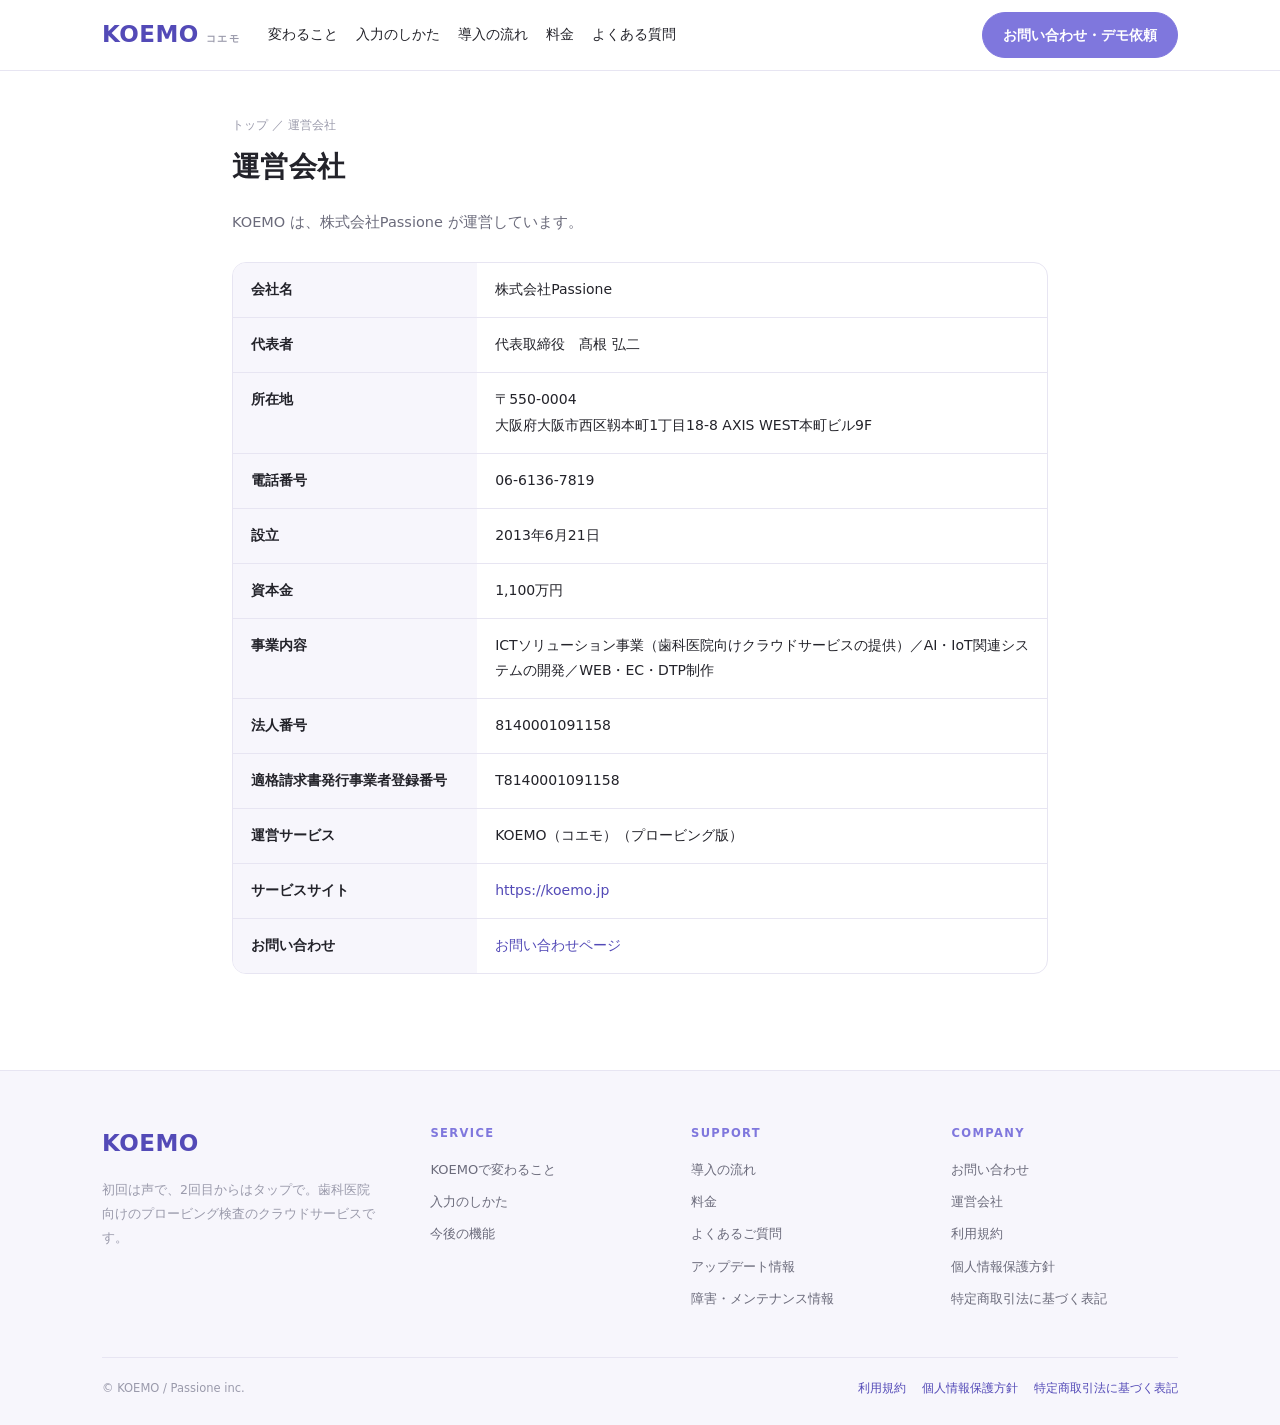
<file: company.html>
<!doctype html>
<html lang="ja">
<head>
<meta charset="utf-8">
<meta name="viewport" content="width=device-width,initial-scale=1">
<meta name="robots" content="noindex,nofollow">
<title>運営会社｜KOEMO（コエモ）</title>
<meta name="description" content="KOEMO（コエモ）の運営会社の情報です。">
<link rel="stylesheet" href="assets/sub.css">
</head>
<body class="sub">
<!-- 版: プロービング版（_tools/build_pages.py で生成。手で直さないこと） -->
<header>
  <div class="hbar">
    <a href="index.html" class="logo">KOEMO<small>コエモ</small></a>
    <nav class="gnav">
      <a href="index.html#why">変わること</a>
      <a href="index.html#probing">入力のしかた</a>
      <a href="index.html#flow">導入の流れ</a>
      <a href="index.html#price">料金</a>
      <a href="index.html#faq">よくある質問</a>
    </nav>
    <div class="hcta">
      <a class="btn primary" href="contact.html">お問い合わせ・デモ依頼</a>
    </div>
  </div>
</header>
<main class="doc">
  <div class="wrap narrow">
    <div class="crumb"><a href="index.html">トップ</a> ／ 運営会社</div>
    <h1>運営会社</h1>

    <p class="lead">KOEMO は、株式会社Passione が運営しています。</p>
    <table class="kv">
      <tr><th>会社名</th><td>株式会社Passione</td></tr>
      <tr><th>代表者</th><td>代表取締役　髙根 弘二</td></tr>
      <tr><th>所在地</th><td>〒550-0004<br>大阪府大阪市西区靱本町1丁目18-8 AXIS WEST本町ビル9F</td></tr>
      <tr><th>電話番号</th><td>06-6136-7819</td></tr>
      <tr><th>設立</th><td>2013年6月21日</td></tr>
      <tr><th>資本金</th><td>1,100万円</td></tr>
      <tr><th>事業内容</th><td>ICTソリューション事業（歯科医院向けクラウドサービスの提供）／AI・IoT関連システムの開発／WEB・EC・DTP制作</td></tr>
      <tr><th>法人番号</th><td>8140001091158</td></tr>
      <tr><th>適格請求書発行事業者登録番号</th><td>T8140001091158</td></tr>
      <tr><th>運営サービス</th><td>KOEMO（コエモ）（プロービング版）</td></tr>
      <tr><th>サービスサイト</th><td><a href="index.html">https://koemo.jp</a></td></tr>
      <tr><th>お問い合わせ</th><td><a href="contact.html">お問い合わせページ</a></td></tr>
    </table>
  </div>
</main>
<footer>
  <div class="wrap">
    <div class="fgrid2">
      <div><a href="index.html" class="logo">KOEMO</a><p class="fdesc">初回は声で、2回目からはタップで。歯科医院向けのプロービング検査のクラウドサービスです。</p></div>
      <div><h5>SERVICE</h5><ul><li><a href="index.html#why">KOEMOで変わること</a></li><li><a href="index.html#probing">入力のしかた</a></li><li><a href="index.html#roadmap">今後の機能</a></li></ul></div>
      <div><h5>SUPPORT</h5><ul><li><a href="index.html#flow">導入の流れ</a></li><li><a href="index.html#price">料金</a></li><li><a href="index.html#faq">よくあるご質問</a></li><li><a href="updates.html">アップデート情報</a></li><li><a href="status.html">障害・メンテナンス情報</a></li></ul></div>
      <div><h5>COMPANY</h5><ul><li><a href="contact.html">お問い合わせ</a></li><li><a href="company.html">運営会社</a></li><li><a href="terms.html">利用規約</a></li><li><a href="privacy.html">個人情報保護方針</a></li><li><a href="tokushoho.html">特定商取引法に基づく表記</a></li></ul></div>
    </div>
    <div class="fbottom"><span>© KOEMO / Passione inc.</span><span class="sp"><a href="terms.html">利用規約</a><a href="privacy.html">個人情報保護方針</a><a href="tokushoho.html">特定商取引法に基づく表記</a></span></div>
  </div>
</footer>
</body>
</html>
</file>
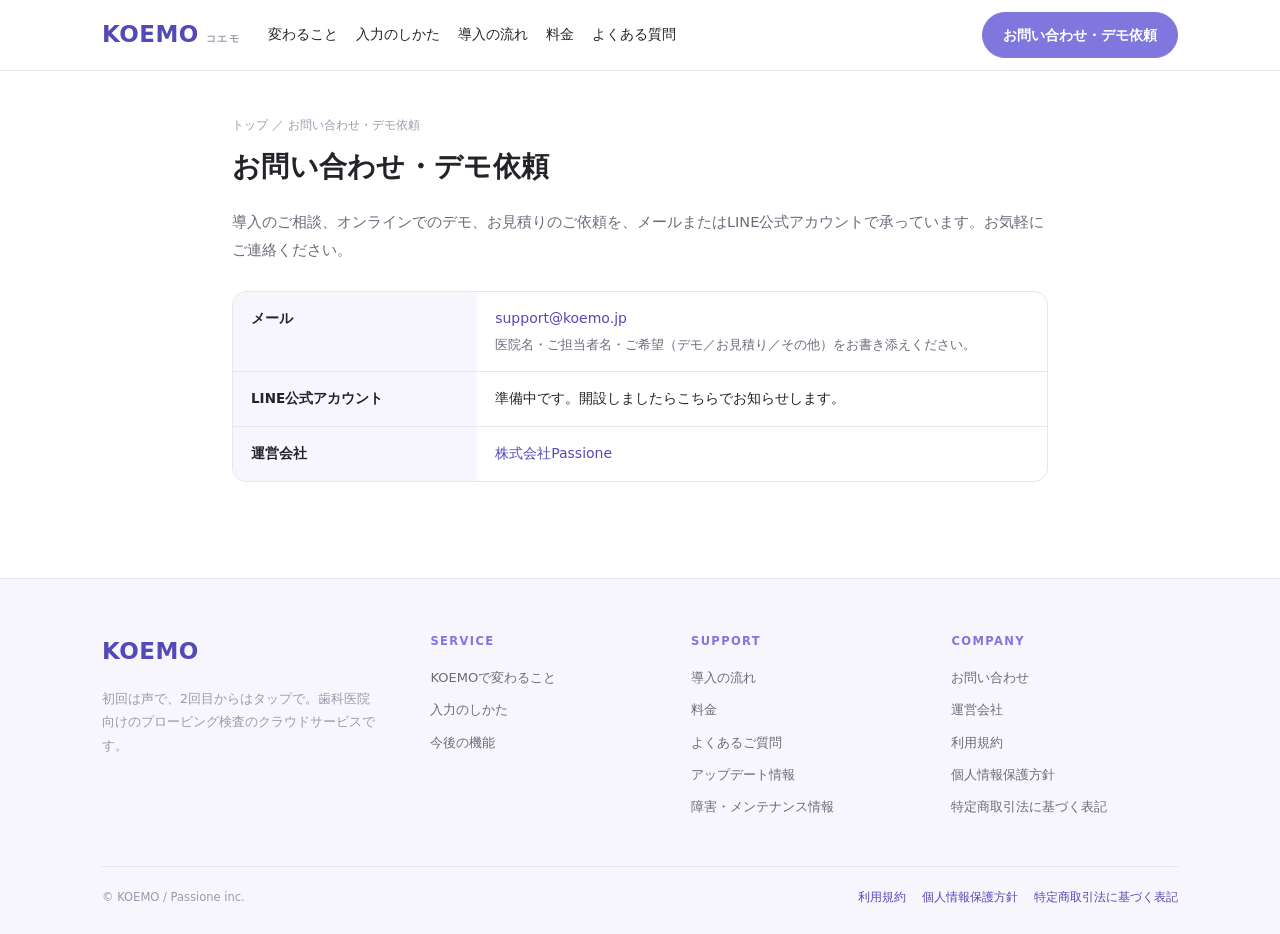
<file: contact.html>
<!doctype html>
<html lang="ja">
<head>
<meta charset="utf-8">
<meta name="viewport" content="width=device-width,initial-scale=1">
<meta name="robots" content="noindex,nofollow">
<title>お問い合わせ・デモ依頼｜KOEMO（コエモ）</title>
<meta name="description" content="KOEMO（コエモ）へのお問い合わせ・デモのご依頼はこちらから。">
<link rel="stylesheet" href="assets/sub.css">
</head>
<body class="sub">
<!-- 版: プロービング版（_tools/build_pages.py で生成。手で直さないこと） -->
<header>
  <div class="hbar">
    <a href="index.html" class="logo">KOEMO<small>コエモ</small></a>
    <nav class="gnav">
      <a href="index.html#why">変わること</a>
      <a href="index.html#probing">入力のしかた</a>
      <a href="index.html#flow">導入の流れ</a>
      <a href="index.html#price">料金</a>
      <a href="index.html#faq">よくある質問</a>
    </nav>
    <div class="hcta">
      <a class="btn primary" href="contact.html">お問い合わせ・デモ依頼</a>
    </div>
  </div>
</header>
<main class="doc">
  <div class="wrap narrow">
    <div class="crumb"><a href="index.html">トップ</a> ／ お問い合わせ・デモ依頼</div>
    <h1>お問い合わせ・デモ依頼</h1>

    <p class="lead">導入のご相談、オンラインでのデモ、お見積りのご依頼を、メールまたはLINE公式アカウントで承っています。お気軽にご連絡ください。</p>
    <table class="kv">
      <tr><th>メール</th><td><a href="mailto:support@koemo.jp">support@koemo.jp</a><br><span class="note">医院名・ご担当者名・ご希望（デモ／お見積り／その他）をお書き添えください。</span></td></tr>
      <tr><th>LINE公式アカウント</th><td>準備中です。開設しましたらこちらでお知らせします。</td></tr>
      <tr><th>運営会社</th><td><a href="company.html">株式会社Passione</a></td></tr>
    </table>
  </div>
</main>
<footer>
  <div class="wrap">
    <div class="fgrid2">
      <div><a href="index.html" class="logo">KOEMO</a><p class="fdesc">初回は声で、2回目からはタップで。歯科医院向けのプロービング検査のクラウドサービスです。</p></div>
      <div><h5>SERVICE</h5><ul><li><a href="index.html#why">KOEMOで変わること</a></li><li><a href="index.html#probing">入力のしかた</a></li><li><a href="index.html#roadmap">今後の機能</a></li></ul></div>
      <div><h5>SUPPORT</h5><ul><li><a href="index.html#flow">導入の流れ</a></li><li><a href="index.html#price">料金</a></li><li><a href="index.html#faq">よくあるご質問</a></li><li><a href="updates.html">アップデート情報</a></li><li><a href="status.html">障害・メンテナンス情報</a></li></ul></div>
      <div><h5>COMPANY</h5><ul><li><a href="contact.html">お問い合わせ</a></li><li><a href="company.html">運営会社</a></li><li><a href="terms.html">利用規約</a></li><li><a href="privacy.html">個人情報保護方針</a></li><li><a href="tokushoho.html">特定商取引法に基づく表記</a></li></ul></div>
    </div>
    <div class="fbottom"><span>© KOEMO / Passione inc.</span><span class="sp"><a href="terms.html">利用規約</a><a href="privacy.html">個人情報保護方針</a><a href="tokushoho.html">特定商取引法に基づく表記</a></span></div>
  </div>
</footer>
</body>
</html>
</file>
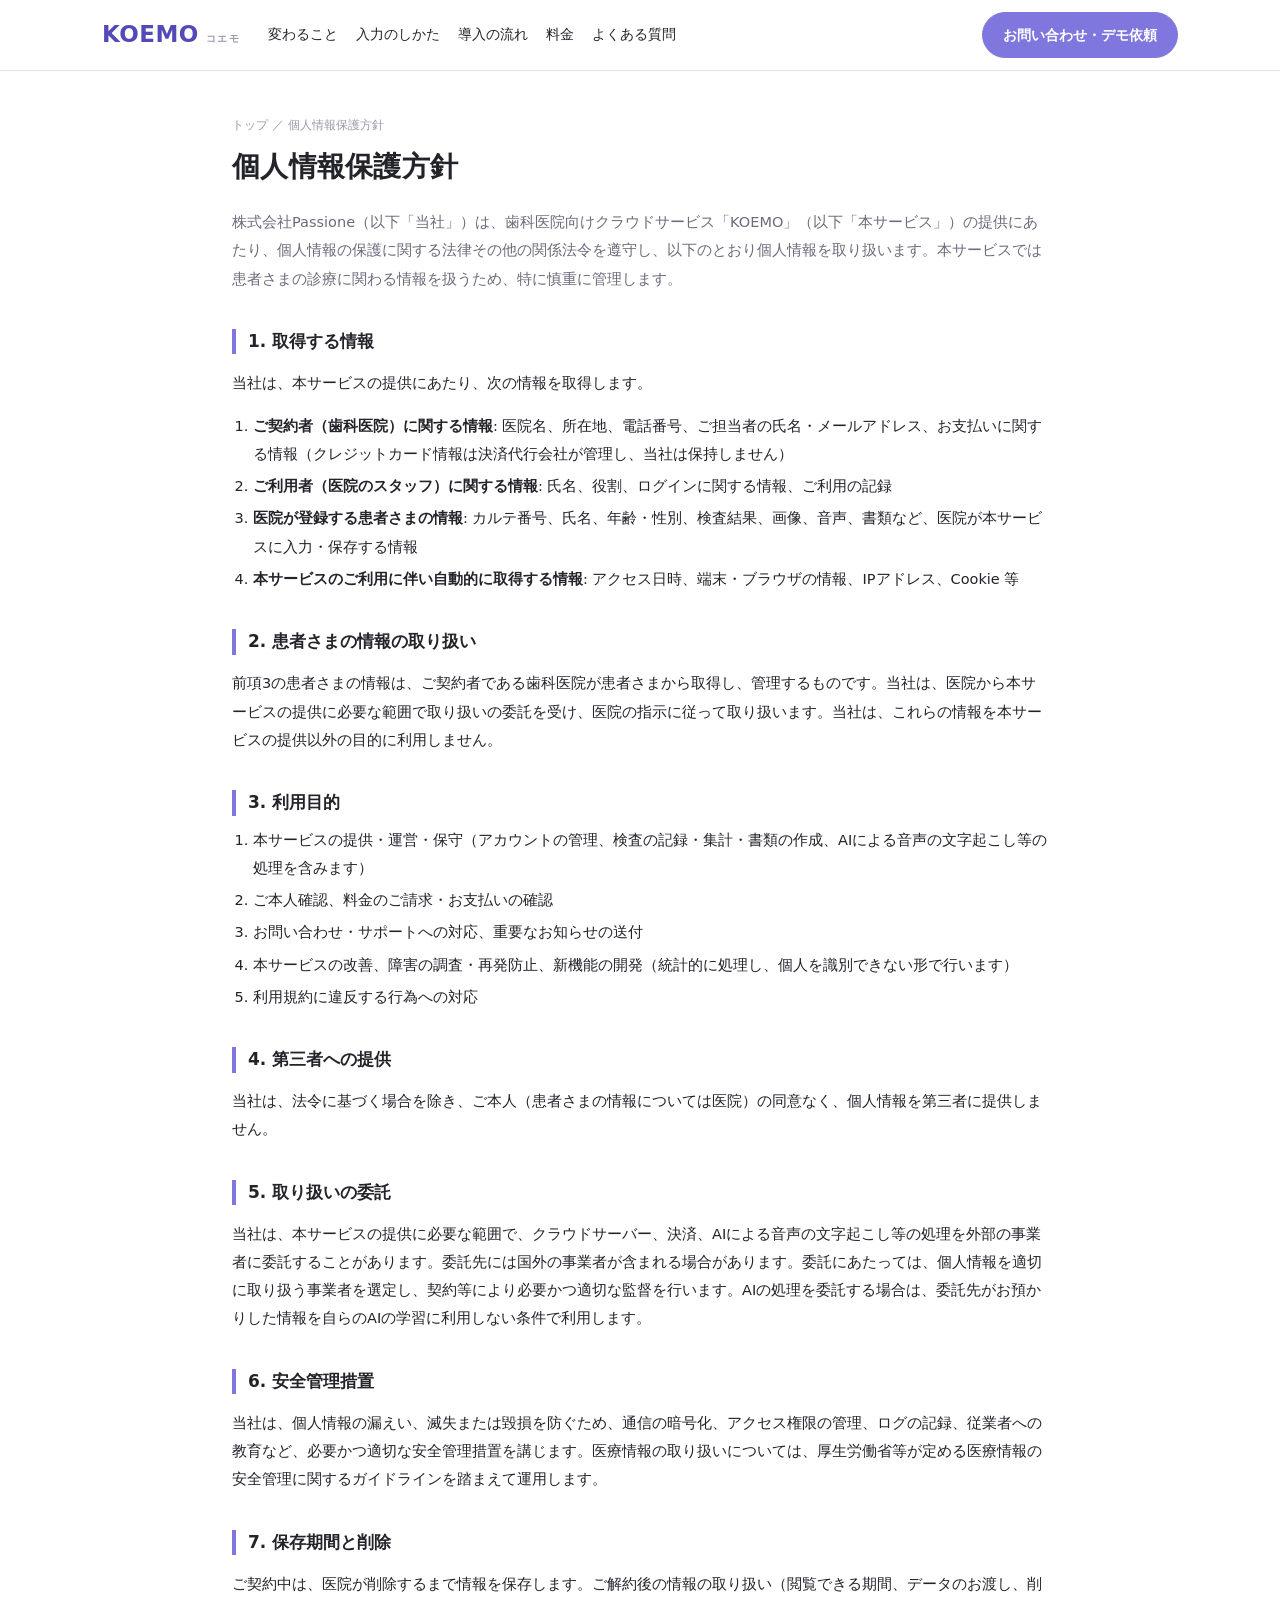
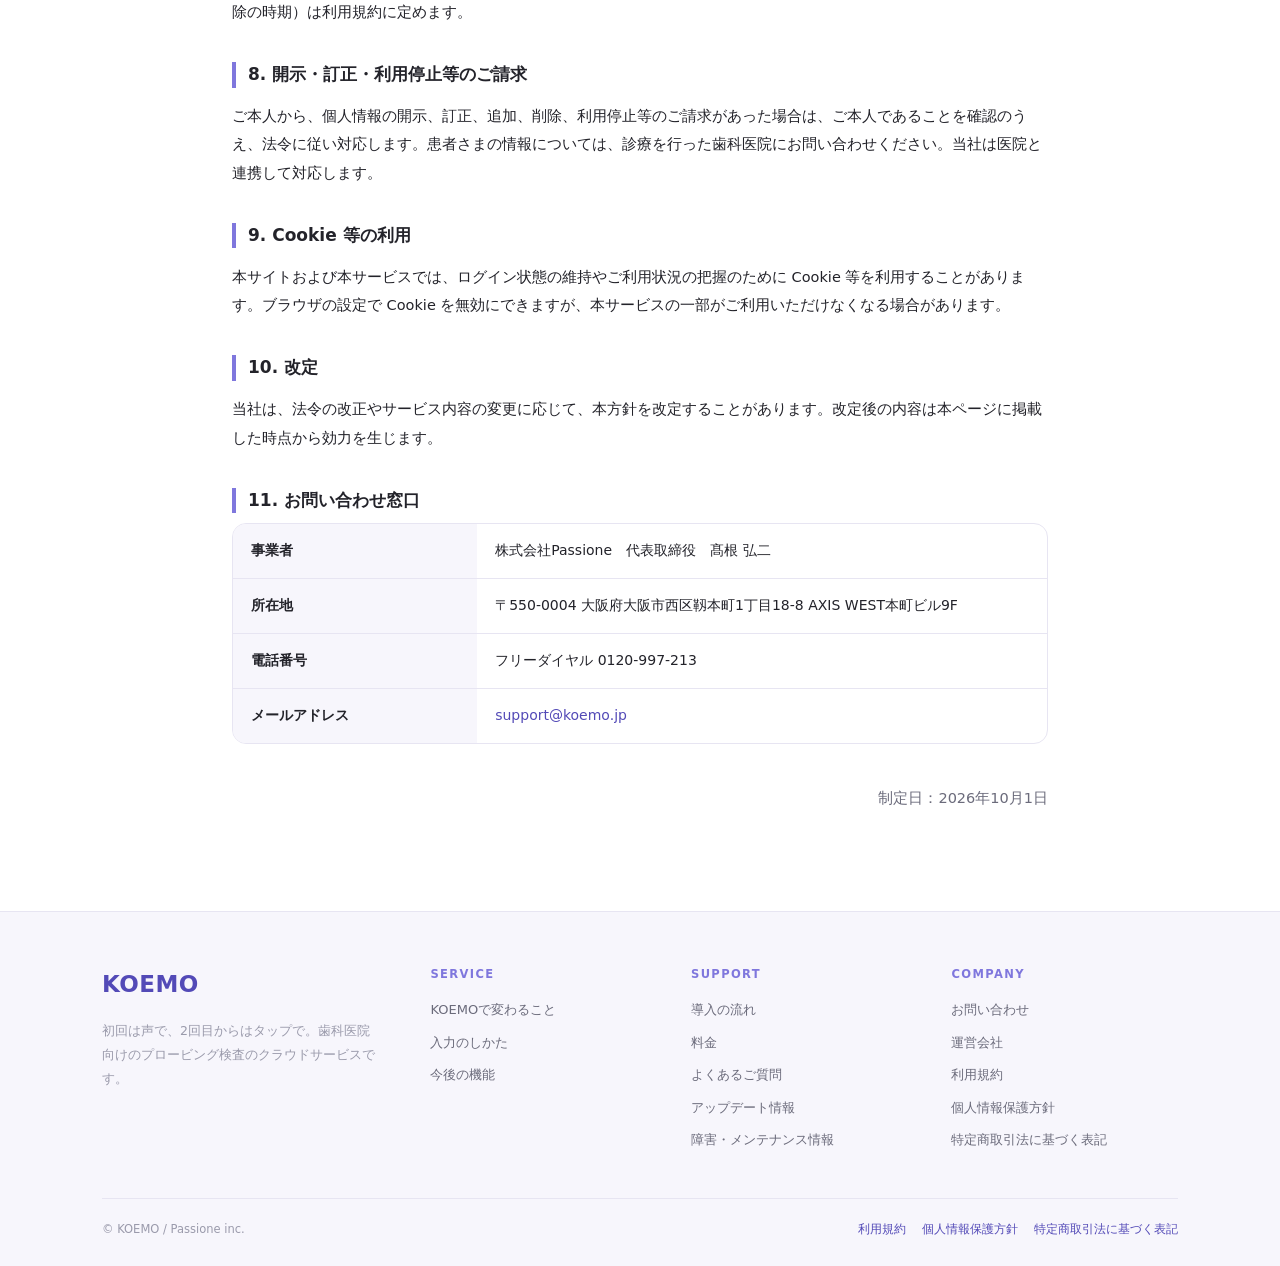
<file: privacy.html>
<!doctype html>
<html lang="ja">
<head>
<meta charset="utf-8">
<meta name="viewport" content="width=device-width,initial-scale=1">
<meta name="robots" content="noindex,nofollow">
<title>個人情報保護方針｜KOEMO（コエモ）</title>
<meta name="description" content="KOEMO（コエモ）における個人情報の取り扱いについて定めた方針です。">
<link rel="stylesheet" href="assets/sub.css">
</head>
<body class="sub">
<!-- 版: プロービング版（_tools/build_pages.py で生成。手で直さないこと） -->
<header>
  <div class="hbar">
    <a href="index.html" class="logo">KOEMO<small>コエモ</small></a>
    <nav class="gnav">
      <a href="index.html#why">変わること</a>
      <a href="index.html#probing">入力のしかた</a>
      <a href="index.html#flow">導入の流れ</a>
      <a href="index.html#price">料金</a>
      <a href="index.html#faq">よくある質問</a>
    </nav>
    <div class="hcta">
      <a class="btn primary" href="contact.html">お問い合わせ・デモ依頼</a>
    </div>
  </div>
</header>
<main class="doc">
  <div class="wrap narrow">
    <div class="crumb"><a href="index.html">トップ</a> ／ 個人情報保護方針</div>
    <h1>個人情報保護方針</h1>

    <p class="lead">株式会社Passione（以下「当社」）は、歯科医院向けクラウドサービス「KOEMO」（以下「本サービス」）の提供にあたり、個人情報の保護に関する法律その他の関係法令を遵守し、以下のとおり個人情報を取り扱います。本サービスでは患者さまの診療に関わる情報を扱うため、特に慎重に管理します。</p>

    <h2>1. 取得する情報</h2>
    <p>当社は、本サービスの提供にあたり、次の情報を取得します。</p>
    <ol>
      <li><b>ご契約者（歯科医院）に関する情報</b>: 医院名、所在地、電話番号、ご担当者の氏名・メールアドレス、お支払いに関する情報（クレジットカード情報は決済代行会社が管理し、当社は保持しません）</li>
      <li><b>ご利用者（医院のスタッフ）に関する情報</b>: 氏名、役割、ログインに関する情報、ご利用の記録</li>
      <li><b>医院が登録する患者さまの情報</b>: カルテ番号、氏名、年齢・性別、検査結果、画像、音声、書類など、医院が本サービスに入力・保存する情報</li>
      <li><b>本サービスのご利用に伴い自動的に取得する情報</b>: アクセス日時、端末・ブラウザの情報、IPアドレス、Cookie 等</li>
    </ol>

    <h2>2. 患者さまの情報の取り扱い</h2>
    <p>前項3の患者さまの情報は、ご契約者である歯科医院が患者さまから取得し、管理するものです。当社は、医院から本サービスの提供に必要な範囲で取り扱いの委託を受け、医院の指示に従って取り扱います。当社は、これらの情報を本サービスの提供以外の目的に利用しません。</p>

    <h2>3. 利用目的</h2>
    <ol>
      <li>本サービスの提供・運営・保守（アカウントの管理、検査の記録・集計・書類の作成、AIによる音声の文字起こし等の処理を含みます）</li>
      <li>ご本人確認、料金のご請求・お支払いの確認</li>
      <li>お問い合わせ・サポートへの対応、重要なお知らせの送付</li>
      <li>本サービスの改善、障害の調査・再発防止、新機能の開発（統計的に処理し、個人を識別できない形で行います）</li>
      <li>利用規約に違反する行為への対応</li>
    </ol>

    <h2>4. 第三者への提供</h2>
    <p>当社は、法令に基づく場合を除き、ご本人（患者さまの情報については医院）の同意なく、個人情報を第三者に提供しません。</p>

    <h2>5. 取り扱いの委託</h2>
    <p>当社は、本サービスの提供に必要な範囲で、クラウドサーバー、決済、AIによる音声の文字起こし等の処理を外部の事業者に委託することがあります。委託先には国外の事業者が含まれる場合があります。委託にあたっては、個人情報を適切に取り扱う事業者を選定し、契約等により必要かつ適切な監督を行います。AIの処理を委託する場合は、委託先がお預かりした情報を自らのAIの学習に利用しない条件で利用します。</p>

    <h2>6. 安全管理措置</h2>
    <p>当社は、個人情報の漏えい、滅失または毀損を防ぐため、通信の暗号化、アクセス権限の管理、ログの記録、従業者への教育など、必要かつ適切な安全管理措置を講じます。医療情報の取り扱いについては、厚生労働省等が定める医療情報の安全管理に関するガイドラインを踏まえて運用します。</p>

    <h2>7. 保存期間と削除</h2>
    <p>ご契約中は、医院が削除するまで情報を保存します。ご解約後の情報の取り扱い（閲覧できる期間、データのお渡し、削除の時期）は利用規約に定めます。</p>

    <h2>8. 開示・訂正・利用停止等のご請求</h2>
    <p>ご本人から、個人情報の開示、訂正、追加、削除、利用停止等のご請求があった場合は、ご本人であることを確認のうえ、法令に従い対応します。患者さまの情報については、診療を行った歯科医院にお問い合わせください。当社は医院と連携して対応します。</p>

    <h2>9. Cookie 等の利用</h2>
    <p>本サイトおよび本サービスでは、ログイン状態の維持やご利用状況の把握のために Cookie 等を利用することがあります。ブラウザの設定で Cookie を無効にできますが、本サービスの一部がご利用いただけなくなる場合があります。</p>

    <h2>10. 改定</h2>
    <p>当社は、法令の改正やサービス内容の変更に応じて、本方針を改定することがあります。改定後の内容は本ページに掲載した時点から効力を生じます。</p>

    <h2>11. お問い合わせ窓口</h2>
    <table class="kv">
      <tr><th>事業者</th><td>株式会社Passione　代表取締役　髙根 弘二</td></tr>
      <tr><th>所在地</th><td>〒550-0004 大阪府大阪市西区靱本町1丁目18-8 AXIS WEST本町ビル9F</td></tr>
      <tr><th>電話番号</th><td>フリーダイヤル 0120-997-213</td></tr>
      <tr><th>メールアドレス</th><td><a href="mailto:support@koemo.jp">support@koemo.jp</a></td></tr>
    </table>

    <p class="date">制定日：2026年10月1日</p>
  </div>
</main>
<footer>
  <div class="wrap">
    <div class="fgrid2">
      <div><a href="index.html" class="logo">KOEMO</a><p class="fdesc">初回は声で、2回目からはタップで。歯科医院向けのプロービング検査のクラウドサービスです。</p></div>
      <div><h5>SERVICE</h5><ul><li><a href="index.html#why">KOEMOで変わること</a></li><li><a href="index.html#probing">入力のしかた</a></li><li><a href="index.html#roadmap">今後の機能</a></li></ul></div>
      <div><h5>SUPPORT</h5><ul><li><a href="index.html#flow">導入の流れ</a></li><li><a href="index.html#price">料金</a></li><li><a href="index.html#faq">よくあるご質問</a></li><li><a href="updates.html">アップデート情報</a></li><li><a href="status.html">障害・メンテナンス情報</a></li></ul></div>
      <div><h5>COMPANY</h5><ul><li><a href="contact.html">お問い合わせ</a></li><li><a href="company.html">運営会社</a></li><li><a href="terms.html">利用規約</a></li><li><a href="privacy.html">個人情報保護方針</a></li><li><a href="tokushoho.html">特定商取引法に基づく表記</a></li></ul></div>
    </div>
    <div class="fbottom"><span>© KOEMO / Passione inc.</span><span class="sp"><a href="terms.html">利用規約</a><a href="privacy.html">個人情報保護方針</a><a href="tokushoho.html">特定商取引法に基づく表記</a></span></div>
  </div>
</footer>
</body>
</html>
</file>
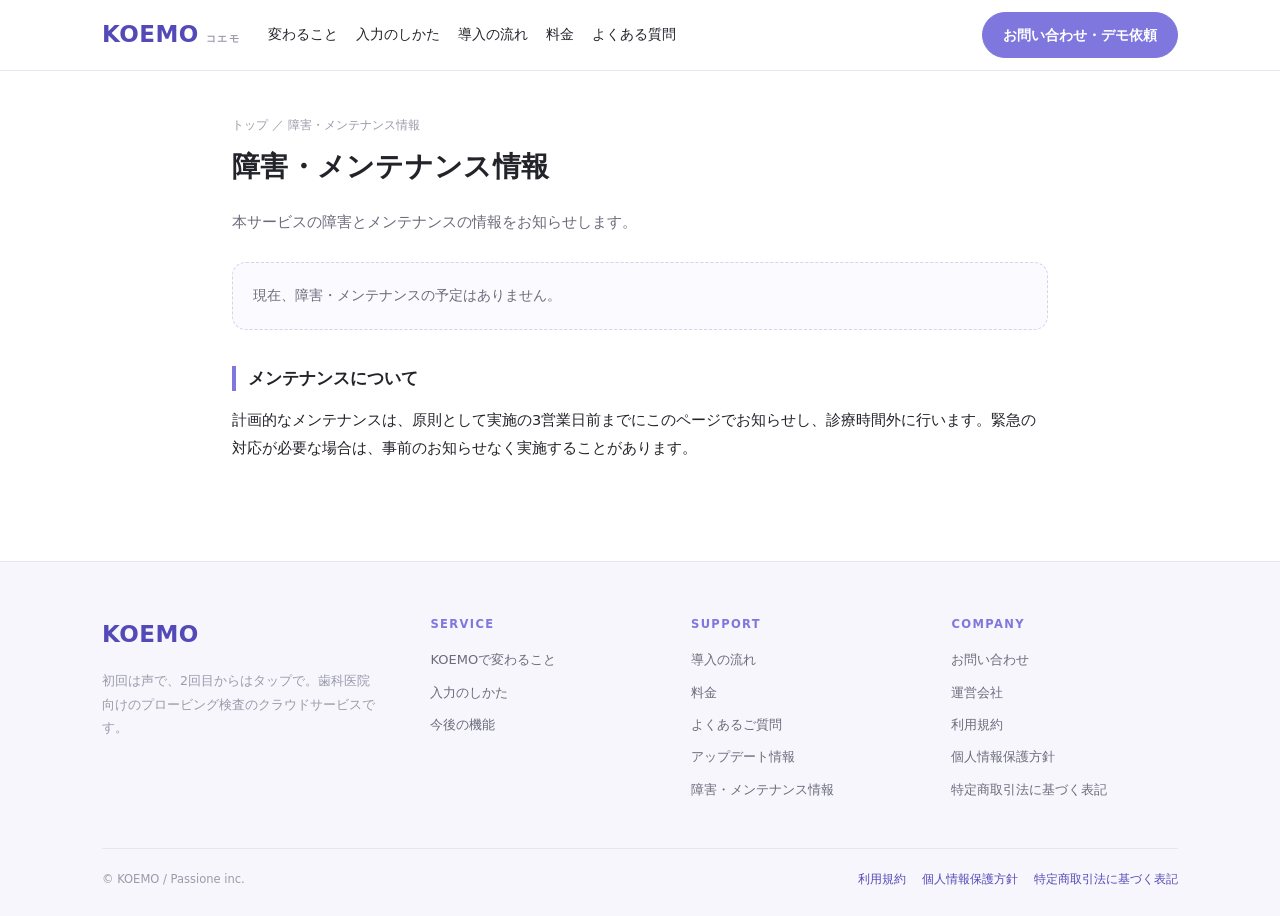
<file: status.html>
<!doctype html>
<html lang="ja">
<head>
<meta charset="utf-8">
<meta name="viewport" content="width=device-width,initial-scale=1">
<meta name="robots" content="noindex,nofollow">
<title>障害・メンテナンス情報｜KOEMO（コエモ）</title>
<meta name="description" content="KOEMO（コエモ）の障害・メンテナンスのお知らせです。">
<link rel="stylesheet" href="assets/sub.css">
</head>
<body class="sub">
<!-- 版: プロービング版（_tools/build_pages.py で生成。手で直さないこと） -->
<header>
  <div class="hbar">
    <a href="index.html" class="logo">KOEMO<small>コエモ</small></a>
    <nav class="gnav">
      <a href="index.html#why">変わること</a>
      <a href="index.html#probing">入力のしかた</a>
      <a href="index.html#flow">導入の流れ</a>
      <a href="index.html#price">料金</a>
      <a href="index.html#faq">よくある質問</a>
    </nav>
    <div class="hcta">
      <a class="btn primary" href="contact.html">お問い合わせ・デモ依頼</a>
    </div>
  </div>
</header>
<main class="doc">
  <div class="wrap narrow">
    <div class="crumb"><a href="index.html">トップ</a> ／ 障害・メンテナンス情報</div>
    <h1>障害・メンテナンス情報</h1>

    <p class="lead">本サービスの障害とメンテナンスの情報をお知らせします。</p>
    <div class="empty">現在、障害・メンテナンスの予定はありません。</div>
    <h2>メンテナンスについて</h2>
    <p>計画的なメンテナンスは、原則として実施の3営業日前までにこのページでお知らせし、診療時間外に行います。緊急の対応が必要な場合は、事前のお知らせなく実施することがあります。</p>
  </div>
</main>
<footer>
  <div class="wrap">
    <div class="fgrid2">
      <div><a href="index.html" class="logo">KOEMO</a><p class="fdesc">初回は声で、2回目からはタップで。歯科医院向けのプロービング検査のクラウドサービスです。</p></div>
      <div><h5>SERVICE</h5><ul><li><a href="index.html#why">KOEMOで変わること</a></li><li><a href="index.html#probing">入力のしかた</a></li><li><a href="index.html#roadmap">今後の機能</a></li></ul></div>
      <div><h5>SUPPORT</h5><ul><li><a href="index.html#flow">導入の流れ</a></li><li><a href="index.html#price">料金</a></li><li><a href="index.html#faq">よくあるご質問</a></li><li><a href="updates.html">アップデート情報</a></li><li><a href="status.html">障害・メンテナンス情報</a></li></ul></div>
      <div><h5>COMPANY</h5><ul><li><a href="contact.html">お問い合わせ</a></li><li><a href="company.html">運営会社</a></li><li><a href="terms.html">利用規約</a></li><li><a href="privacy.html">個人情報保護方針</a></li><li><a href="tokushoho.html">特定商取引法に基づく表記</a></li></ul></div>
    </div>
    <div class="fbottom"><span>© KOEMO / Passione inc.</span><span class="sp"><a href="terms.html">利用規約</a><a href="privacy.html">個人情報保護方針</a><a href="tokushoho.html">特定商取引法に基づく表記</a></span></div>
  </div>
</footer>
</body>
</html>
</file>
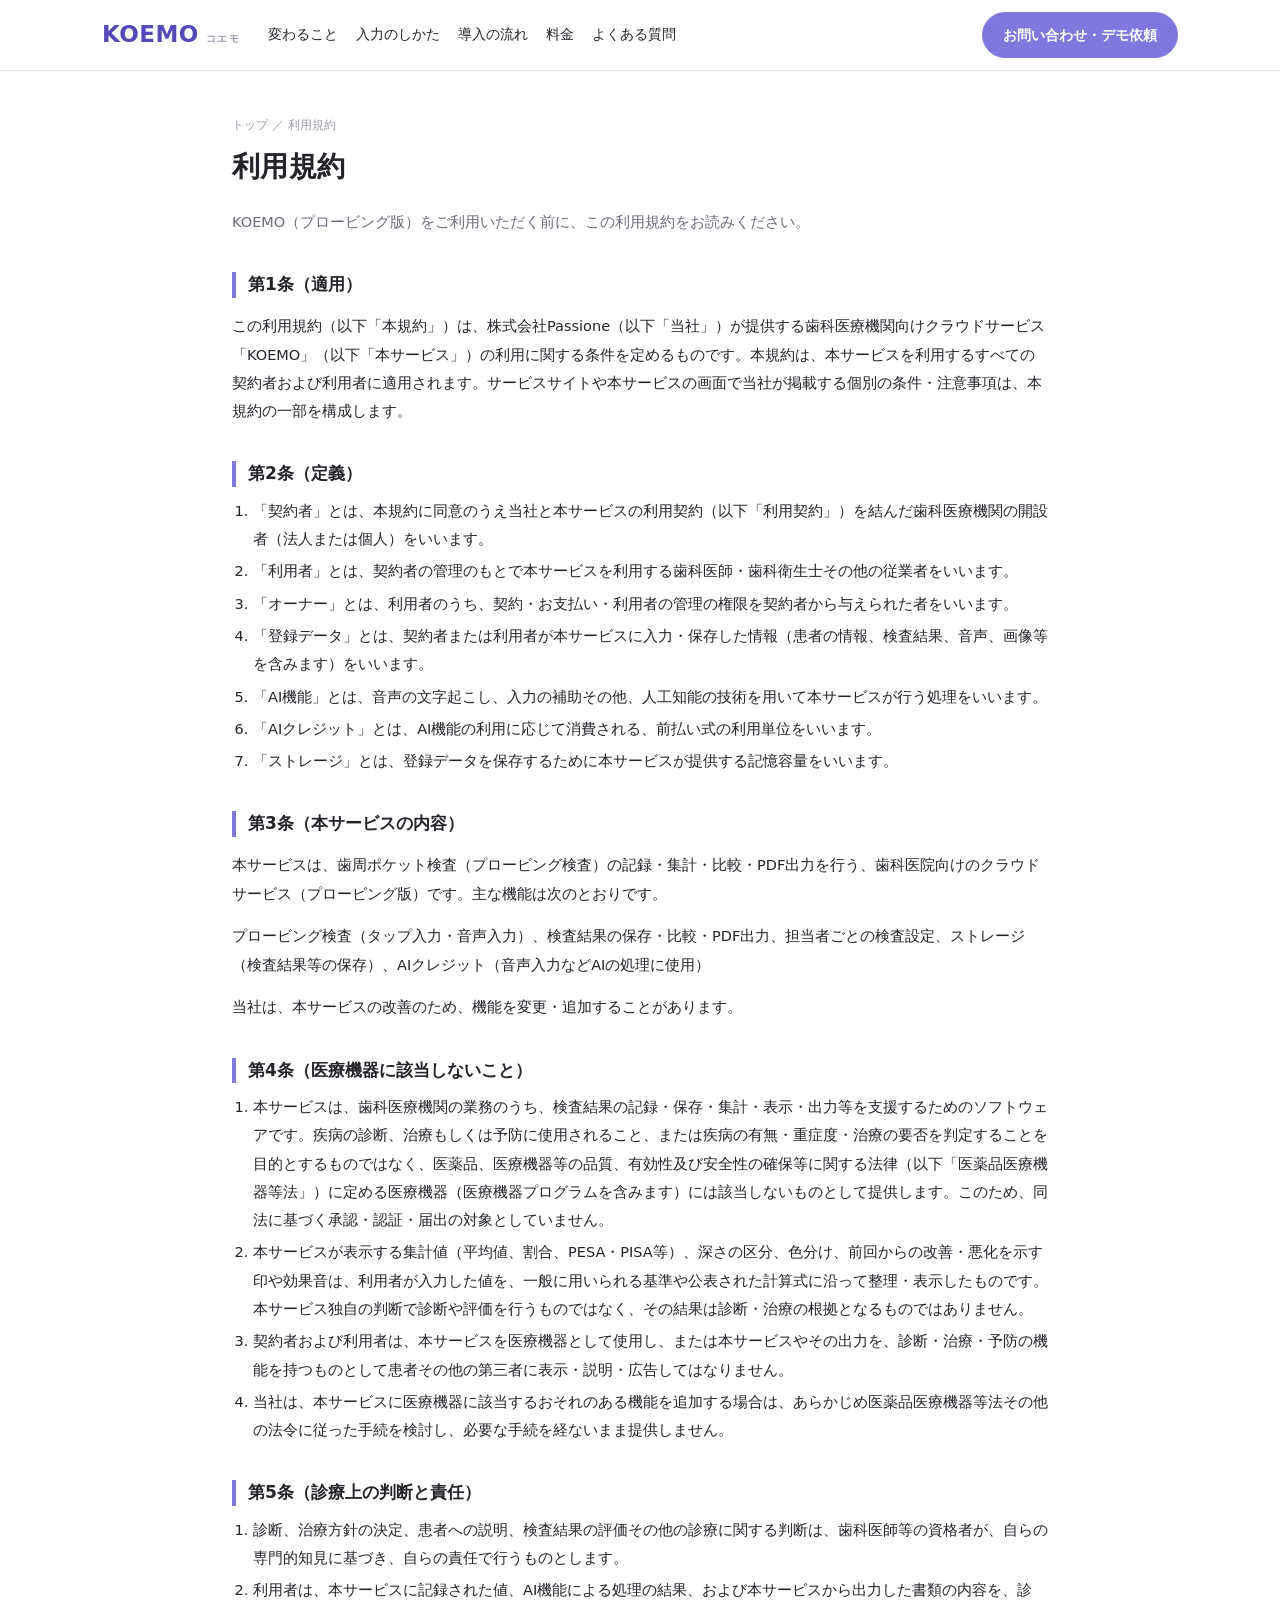
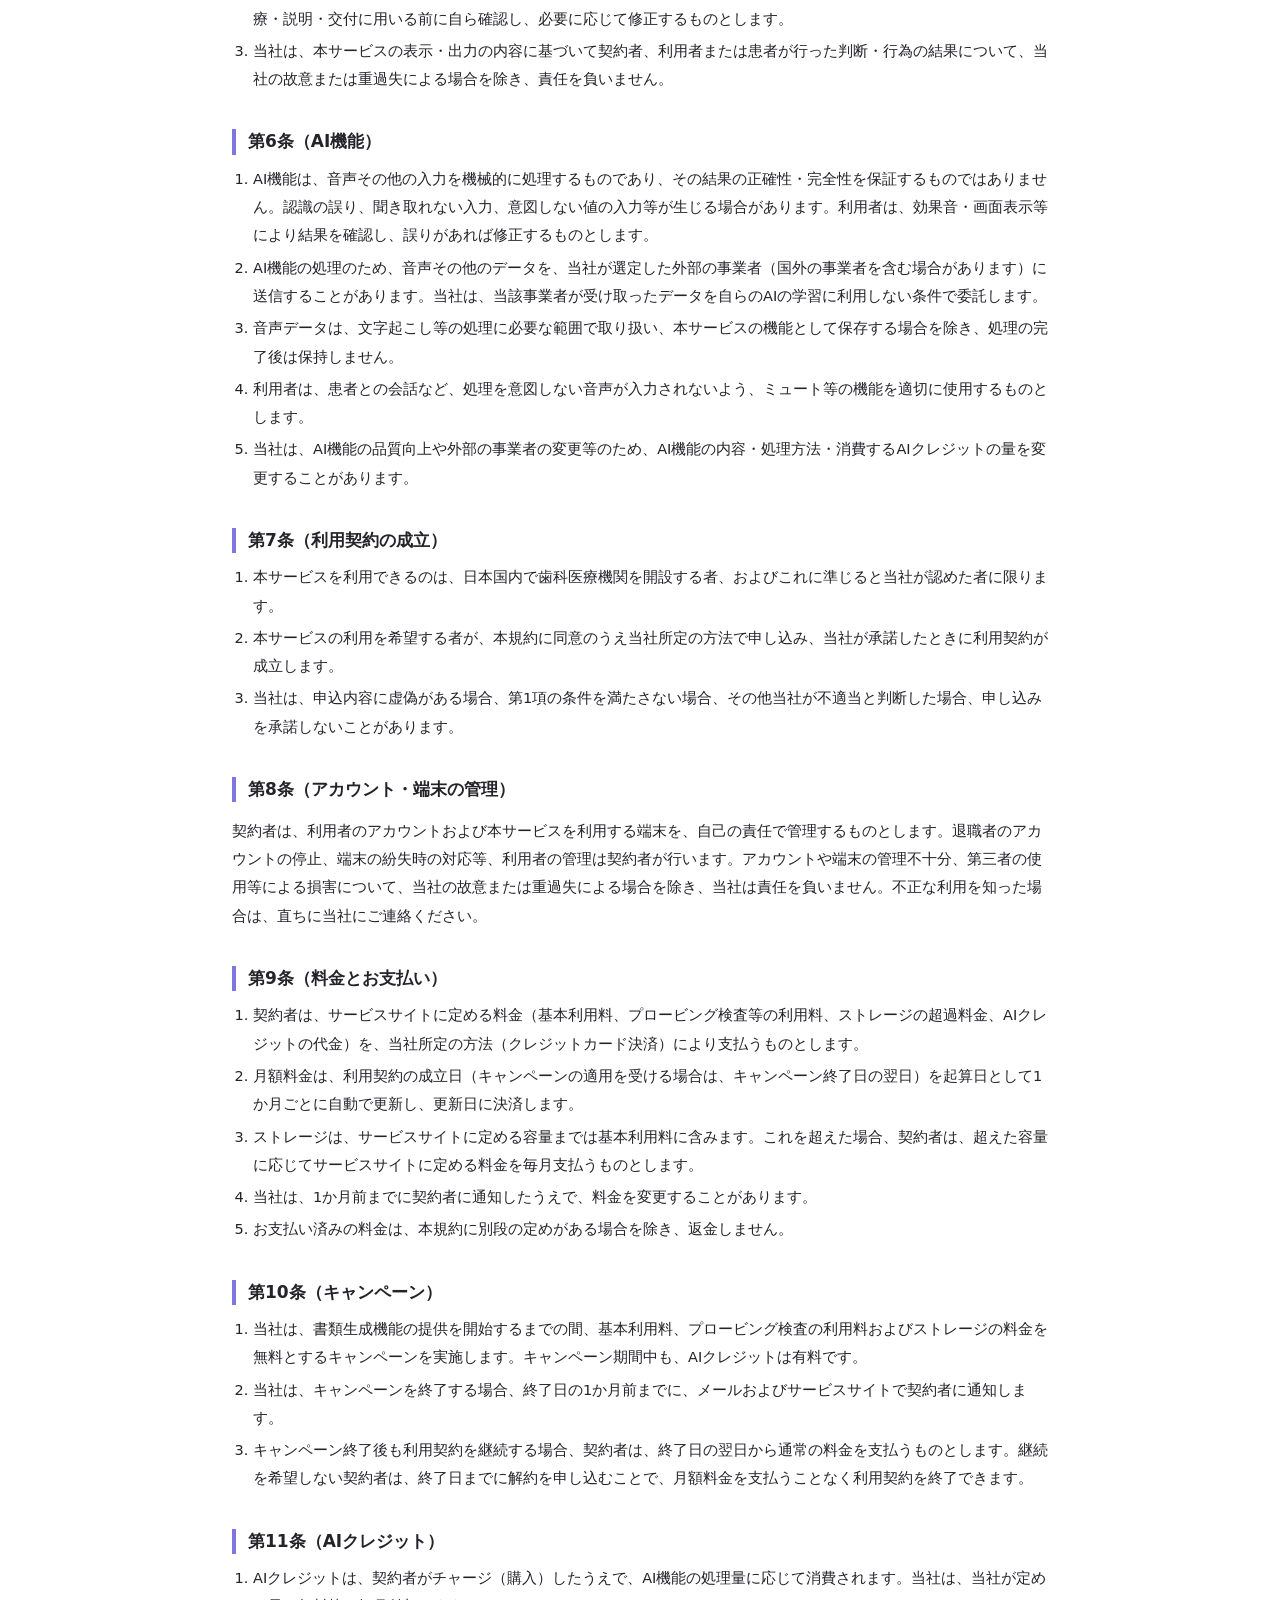
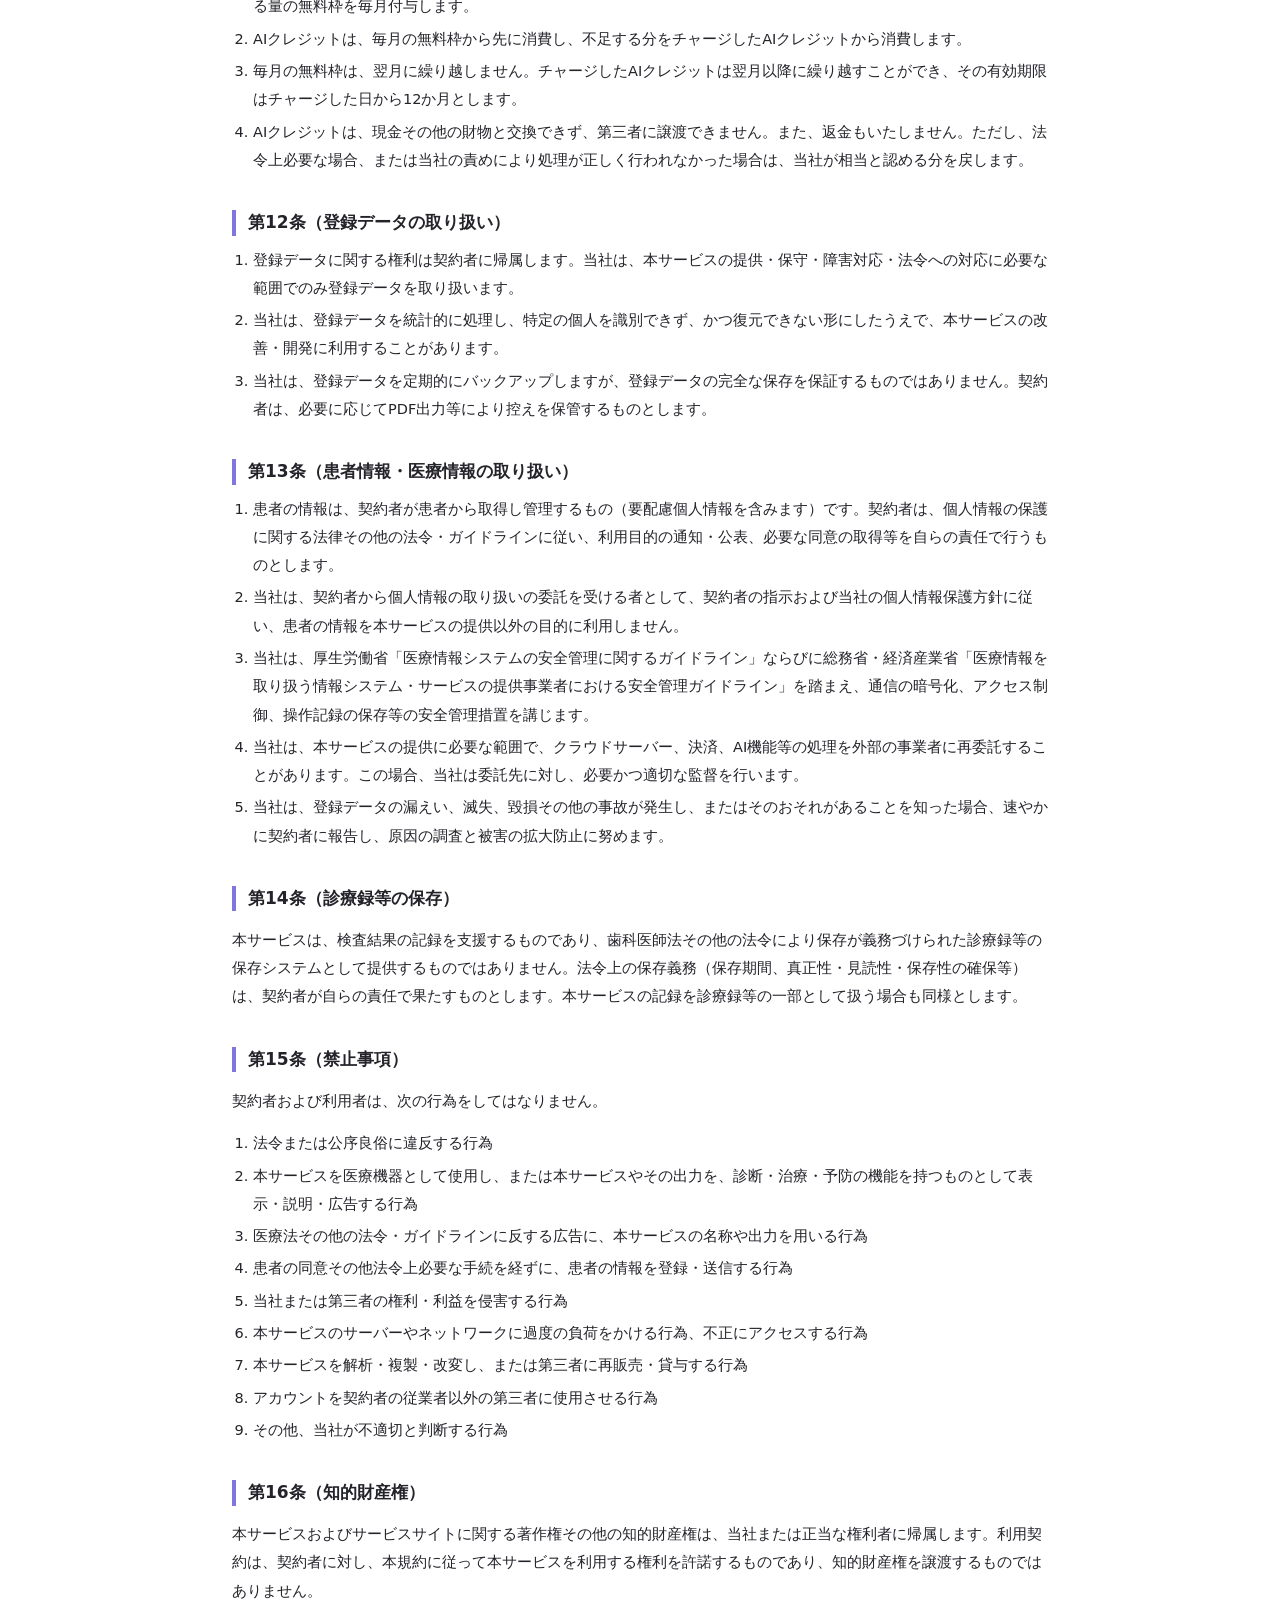
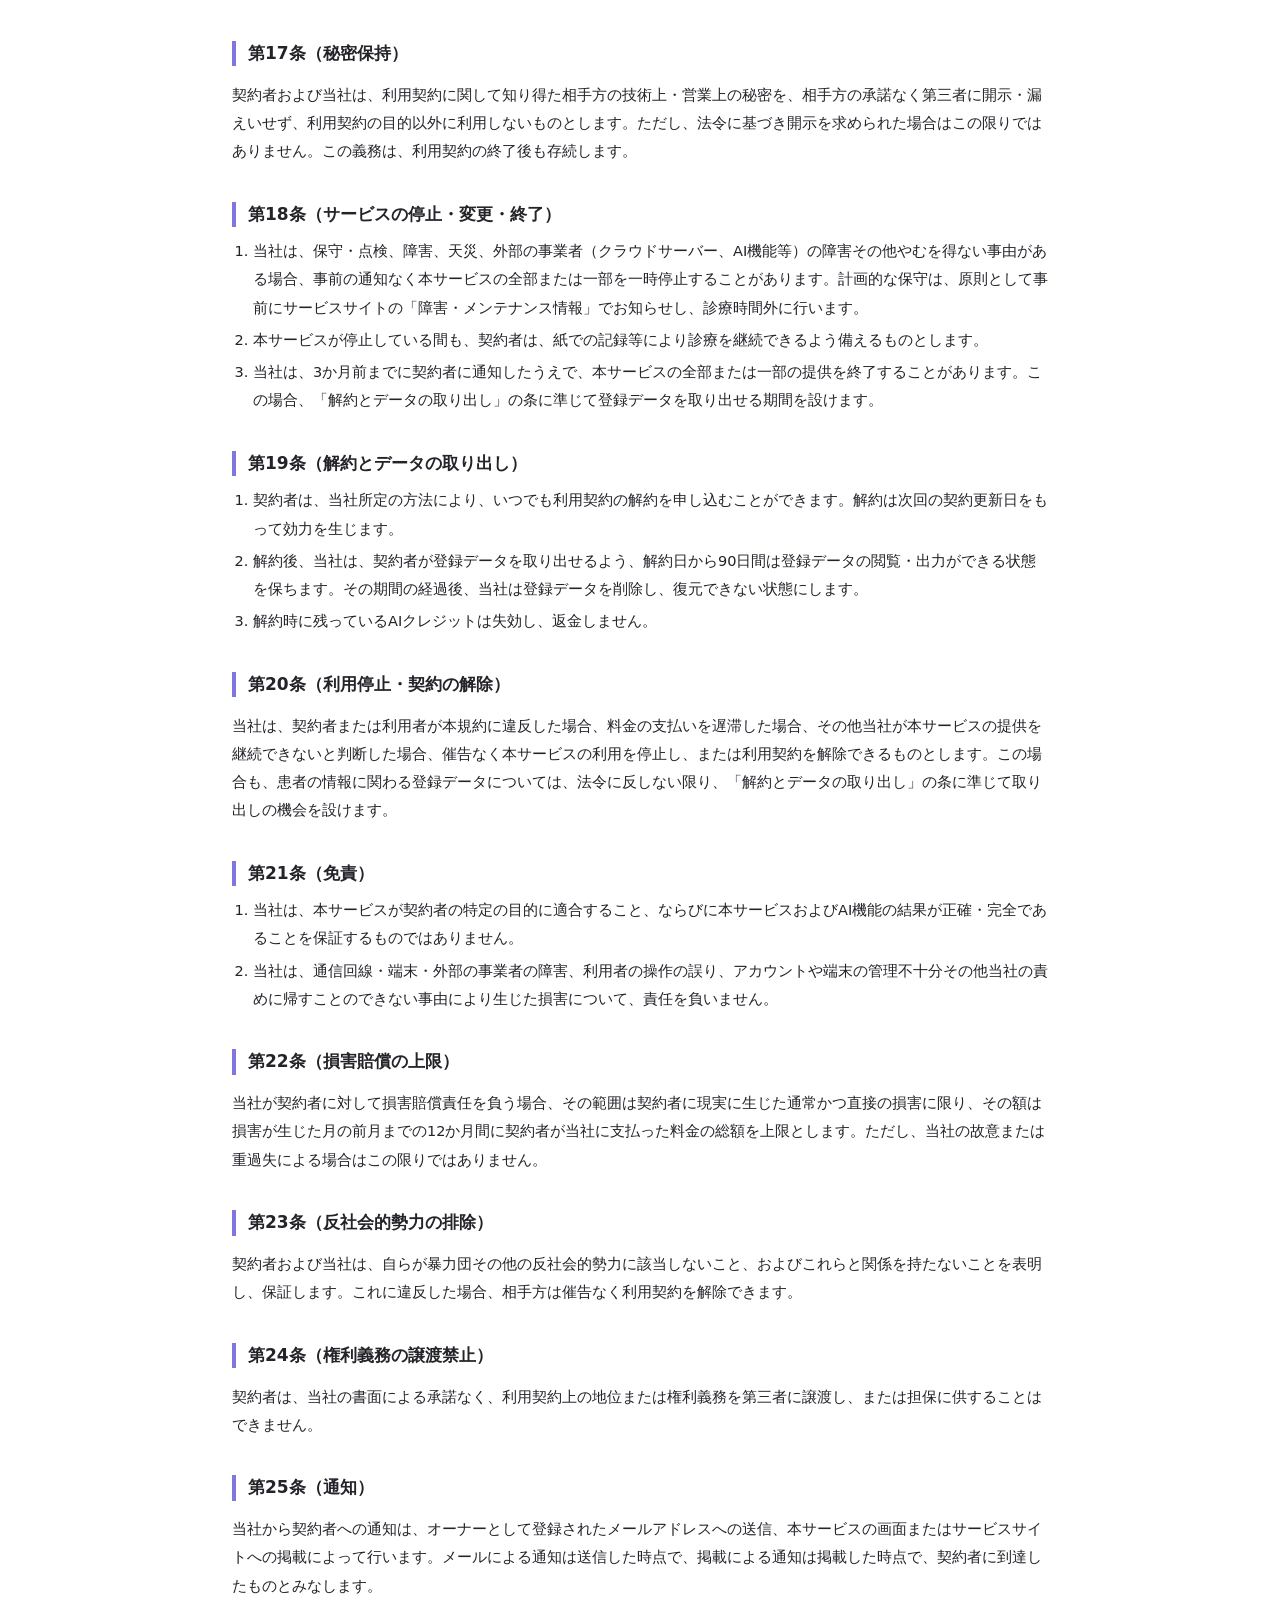
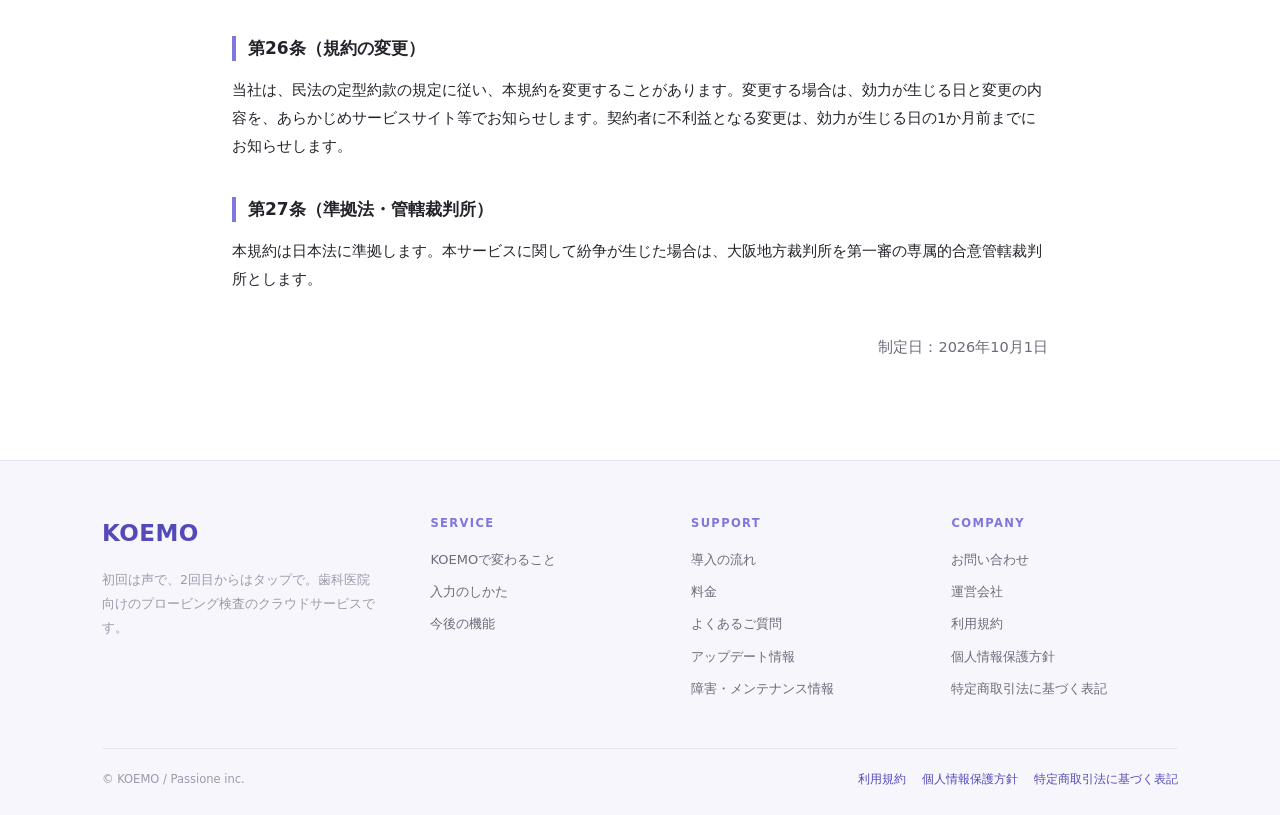
<file: terms.html>
<!doctype html>
<html lang="ja">
<head>
<meta charset="utf-8">
<meta name="viewport" content="width=device-width,initial-scale=1">
<meta name="robots" content="noindex,nofollow">
<title>利用規約｜KOEMO（コエモ）</title>
<meta name="description" content="KOEMO（コエモ）の利用規約です。">
<link rel="stylesheet" href="assets/sub.css">
</head>
<body class="sub">
<!-- 版: プロービング版（_tools/build_pages.py で生成。手で直さないこと） -->
<header>
  <div class="hbar">
    <a href="index.html" class="logo">KOEMO<small>コエモ</small></a>
    <nav class="gnav">
      <a href="index.html#why">変わること</a>
      <a href="index.html#probing">入力のしかた</a>
      <a href="index.html#flow">導入の流れ</a>
      <a href="index.html#price">料金</a>
      <a href="index.html#faq">よくある質問</a>
    </nav>
    <div class="hcta">
      <a class="btn primary" href="contact.html">お問い合わせ・デモ依頼</a>
    </div>
  </div>
</header>
<main class="doc">
  <div class="wrap narrow">
    <div class="crumb"><a href="index.html">トップ</a> ／ 利用規約</div>
    <h1>利用規約</h1>

    <p class="lead">KOEMO（プロービング版）をご利用いただく前に、この利用規約をお読みください。</p>

    <h2>第1条（適用）</h2>
    <p>この利用規約（以下「本規約」）は、株式会社Passione（以下「当社」）が提供する歯科医療機関向けクラウドサービス「KOEMO」（以下「本サービス」）の利用に関する条件を定めるものです。本規約は、本サービスを利用するすべての契約者および利用者に適用されます。サービスサイトや本サービスの画面で当社が掲載する個別の条件・注意事項は、本規約の一部を構成します。</p>

    <h2>第2条（定義）</h2>
    <ol><li>「契約者」とは、本規約に同意のうえ当社と本サービスの利用契約（以下「利用契約」）を結んだ歯科医療機関の開設者（法人または個人）をいいます。</li><li>「利用者」とは、契約者の管理のもとで本サービスを利用する歯科医師・歯科衛生士その他の従業者をいいます。</li><li>「オーナー」とは、利用者のうち、契約・お支払い・利用者の管理の権限を契約者から与えられた者をいいます。</li><li>「登録データ」とは、契約者または利用者が本サービスに入力・保存した情報（患者の情報、検査結果、音声、画像等を含みます）をいいます。</li><li>「AI機能」とは、音声の文字起こし、入力の補助その他、人工知能の技術を用いて本サービスが行う処理をいいます。</li><li>「AIクレジット」とは、AI機能の利用に応じて消費される、前払い式の利用単位をいいます。</li><li>「ストレージ」とは、登録データを保存するために本サービスが提供する記憶容量をいいます。</li></ol>

    <h2>第3条（本サービスの内容）</h2>
    <p>本サービスは、歯周ポケット検査（プロービング検査）の記録・集計・比較・PDF出力を行う、歯科医院向けのクラウドサービス（プロービング版）です。主な機能は次のとおりです。</p><p>プロービング検査（タップ入力・音声入力）、検査結果の保存・比較・PDF出力、担当者ごとの検査設定、ストレージ（検査結果等の保存）、AIクレジット（音声入力などAIの処理に使用）</p><p>当社は、本サービスの改善のため、機能を変更・追加することがあります。</p>

    <h2>第4条（医療機器に該当しないこと）</h2>
    <ol><li>本サービスは、歯科医療機関の業務のうち、検査結果の記録・保存・集計・表示・出力等を支援するためのソフトウェアです。疾病の診断、治療もしくは予防に使用されること、または疾病の有無・重症度・治療の要否を判定することを目的とするものではなく、医薬品、医療機器等の品質、有効性及び安全性の確保等に関する法律（以下「医薬品医療機器等法」）に定める医療機器（医療機器プログラムを含みます）には該当しないものとして提供します。このため、同法に基づく承認・認証・届出の対象としていません。</li><li>本サービスが表示する集計値（平均値、割合、PESA・PISA等）、深さの区分、色分け、前回からの改善・悪化を示す印や効果音は、利用者が入力した値を、一般に用いられる基準や公表された計算式に沿って整理・表示したものです。本サービス独自の判断で診断や評価を行うものではなく、その結果は診断・治療の根拠となるものではありません。</li><li>契約者および利用者は、本サービスを医療機器として使用し、または本サービスやその出力を、診断・治療・予防の機能を持つものとして患者その他の第三者に表示・説明・広告してはなりません。</li><li>当社は、本サービスに医療機器に該当するおそれのある機能を追加する場合は、あらかじめ医薬品医療機器等法その他の法令に従った手続を検討し、必要な手続を経ないまま提供しません。</li></ol>

    <h2>第5条（診療上の判断と責任）</h2>
    <ol><li>診断、治療方針の決定、患者への説明、検査結果の評価その他の診療に関する判断は、歯科医師等の資格者が、自らの専門的知見に基づき、自らの責任で行うものとします。</li><li>利用者は、本サービスに記録された値、AI機能による処理の結果、および本サービスから出力した書類の内容を、診療・説明・交付に用いる前に自ら確認し、必要に応じて修正するものとします。</li><li>当社は、本サービスの表示・出力の内容に基づいて契約者、利用者または患者が行った判断・行為の結果について、当社の故意または重過失による場合を除き、責任を負いません。</li></ol>

    <h2>第6条（AI機能）</h2>
    <ol><li>AI機能は、音声その他の入力を機械的に処理するものであり、その結果の正確性・完全性を保証するものではありません。認識の誤り、聞き取れない入力、意図しない値の入力等が生じる場合があります。利用者は、効果音・画面表示等により結果を確認し、誤りがあれば修正するものとします。</li><li>AI機能の処理のため、音声その他のデータを、当社が選定した外部の事業者（国外の事業者を含む場合があります）に送信することがあります。当社は、当該事業者が受け取ったデータを自らのAIの学習に利用しない条件で委託します。</li><li>音声データは、文字起こし等の処理に必要な範囲で取り扱い、本サービスの機能として保存する場合を除き、処理の完了後は保持しません。</li><li>利用者は、患者との会話など、処理を意図しない音声が入力されないよう、ミュート等の機能を適切に使用するものとします。</li><li>当社は、AI機能の品質向上や外部の事業者の変更等のため、AI機能の内容・処理方法・消費するAIクレジットの量を変更することがあります。</li></ol>

    <h2>第7条（利用契約の成立）</h2>
    <ol><li>本サービスを利用できるのは、日本国内で歯科医療機関を開設する者、およびこれに準じると当社が認めた者に限ります。</li><li>本サービスの利用を希望する者が、本規約に同意のうえ当社所定の方法で申し込み、当社が承諾したときに利用契約が成立します。</li><li>当社は、申込内容に虚偽がある場合、第1項の条件を満たさない場合、その他当社が不適当と判断した場合、申し込みを承諾しないことがあります。</li></ol>

    <h2>第8条（アカウント・端末の管理）</h2>
    <p>契約者は、利用者のアカウントおよび本サービスを利用する端末を、自己の責任で管理するものとします。退職者のアカウントの停止、端末の紛失時の対応等、利用者の管理は契約者が行います。アカウントや端末の管理不十分、第三者の使用等による損害について、当社の故意または重過失による場合を除き、当社は責任を負いません。不正な利用を知った場合は、直ちに当社にご連絡ください。</p>

    <h2>第9条（料金とお支払い）</h2>
    <ol><li>契約者は、サービスサイトに定める料金（基本利用料、プロービング検査等の利用料、ストレージの超過料金、AIクレジットの代金）を、当社所定の方法（クレジットカード決済）により支払うものとします。</li><li>月額料金は、利用契約の成立日（キャンペーンの適用を受ける場合は、キャンペーン終了日の翌日）を起算日として1か月ごとに自動で更新し、更新日に決済します。</li><li>ストレージは、サービスサイトに定める容量までは基本利用料に含みます。これを超えた場合、契約者は、超えた容量に応じてサービスサイトに定める料金を毎月支払うものとします。</li><li>当社は、1か月前までに契約者に通知したうえで、料金を変更することがあります。</li><li>お支払い済みの料金は、本規約に別段の定めがある場合を除き、返金しません。</li></ol>

    <h2>第10条（キャンペーン）</h2>
    <ol><li>当社は、書類生成機能の提供を開始するまでの間、基本利用料、プロービング検査の利用料およびストレージの料金を無料とするキャンペーンを実施します。キャンペーン期間中も、AIクレジットは有料です。</li><li>当社は、キャンペーンを終了する場合、終了日の1か月前までに、メールおよびサービスサイトで契約者に通知します。</li><li>キャンペーン終了後も利用契約を継続する場合、契約者は、終了日の翌日から通常の料金を支払うものとします。継続を希望しない契約者は、終了日までに解約を申し込むことで、月額料金を支払うことなく利用契約を終了できます。</li></ol>

    <h2>第11条（AIクレジット）</h2>
    <ol><li>AIクレジットは、契約者がチャージ（購入）したうえで、AI機能の処理量に応じて消費されます。当社は、当社が定める量の無料枠を毎月付与します。</li><li>AIクレジットは、毎月の無料枠から先に消費し、不足する分をチャージしたAIクレジットから消費します。</li><li>毎月の無料枠は、翌月に繰り越しません。チャージしたAIクレジットは翌月以降に繰り越すことができ、その有効期限はチャージした日から12か月とします。</li><li>AIクレジットは、現金その他の財物と交換できず、第三者に譲渡できません。また、返金もいたしません。ただし、法令上必要な場合、または当社の責めにより処理が正しく行われなかった場合は、当社が相当と認める分を戻します。</li></ol>

    <h2>第12条（登録データの取り扱い）</h2>
    <ol><li>登録データに関する権利は契約者に帰属します。当社は、本サービスの提供・保守・障害対応・法令への対応に必要な範囲でのみ登録データを取り扱います。</li><li>当社は、登録データを統計的に処理し、特定の個人を識別できず、かつ復元できない形にしたうえで、本サービスの改善・開発に利用することがあります。</li><li>当社は、登録データを定期的にバックアップしますが、登録データの完全な保存を保証するものではありません。契約者は、必要に応じてPDF出力等により控えを保管するものとします。</li></ol>

    <h2>第13条（患者情報・医療情報の取り扱い）</h2>
    <ol><li>患者の情報は、契約者が患者から取得し管理するもの（要配慮個人情報を含みます）です。契約者は、個人情報の保護に関する法律その他の法令・ガイドラインに従い、利用目的の通知・公表、必要な同意の取得等を自らの責任で行うものとします。</li><li>当社は、契約者から個人情報の取り扱いの委託を受ける者として、契約者の指示および当社の個人情報保護方針に従い、患者の情報を本サービスの提供以外の目的に利用しません。</li><li>当社は、厚生労働省「医療情報システムの安全管理に関するガイドライン」ならびに総務省・経済産業省「医療情報を取り扱う情報システム・サービスの提供事業者における安全管理ガイドライン」を踏まえ、通信の暗号化、アクセス制御、操作記録の保存等の安全管理措置を講じます。</li><li>当社は、本サービスの提供に必要な範囲で、クラウドサーバー、決済、AI機能等の処理を外部の事業者に再委託することがあります。この場合、当社は委託先に対し、必要かつ適切な監督を行います。</li><li>当社は、登録データの漏えい、滅失、毀損その他の事故が発生し、またはそのおそれがあることを知った場合、速やかに契約者に報告し、原因の調査と被害の拡大防止に努めます。</li></ol>

    <h2>第14条（診療録等の保存）</h2>
    <p>本サービスは、検査結果の記録を支援するものであり、歯科医師法その他の法令により保存が義務づけられた診療録等の保存システムとして提供するものではありません。法令上の保存義務（保存期間、真正性・見読性・保存性の確保等）は、契約者が自らの責任で果たすものとします。本サービスの記録を診療録等の一部として扱う場合も同様とします。</p>

    <h2>第15条（禁止事項）</h2>
    <p>契約者および利用者は、次の行為をしてはなりません。</p><ol><li>法令または公序良俗に違反する行為</li><li>本サービスを医療機器として使用し、または本サービスやその出力を、診断・治療・予防の機能を持つものとして表示・説明・広告する行為</li><li>医療法その他の法令・ガイドラインに反する広告に、本サービスの名称や出力を用いる行為</li><li>患者の同意その他法令上必要な手続を経ずに、患者の情報を登録・送信する行為</li><li>当社または第三者の権利・利益を侵害する行為</li><li>本サービスのサーバーやネットワークに過度の負荷をかける行為、不正にアクセスする行為</li><li>本サービスを解析・複製・改変し、または第三者に再販売・貸与する行為</li><li>アカウントを契約者の従業者以外の第三者に使用させる行為</li><li>その他、当社が不適切と判断する行為</li></ol>

    <h2>第16条（知的財産権）</h2>
    <p>本サービスおよびサービスサイトに関する著作権その他の知的財産権は、当社または正当な権利者に帰属します。利用契約は、契約者に対し、本規約に従って本サービスを利用する権利を許諾するものであり、知的財産権を譲渡するものではありません。</p>

    <h2>第17条（秘密保持）</h2>
    <p>契約者および当社は、利用契約に関して知り得た相手方の技術上・営業上の秘密を、相手方の承諾なく第三者に開示・漏えいせず、利用契約の目的以外に利用しないものとします。ただし、法令に基づき開示を求められた場合はこの限りではありません。この義務は、利用契約の終了後も存続します。</p>

    <h2>第18条（サービスの停止・変更・終了）</h2>
    <ol><li>当社は、保守・点検、障害、天災、外部の事業者（クラウドサーバー、AI機能等）の障害その他やむを得ない事由がある場合、事前の通知なく本サービスの全部または一部を一時停止することがあります。計画的な保守は、原則として事前にサービスサイトの「障害・メンテナンス情報」でお知らせし、診療時間外に行います。</li><li>本サービスが停止している間も、契約者は、紙での記録等により診療を継続できるよう備えるものとします。</li><li>当社は、3か月前までに契約者に通知したうえで、本サービスの全部または一部の提供を終了することがあります。この場合、「解約とデータの取り出し」の条に準じて登録データを取り出せる期間を設けます。</li></ol>

    <h2>第19条（解約とデータの取り出し）</h2>
    <ol><li>契約者は、当社所定の方法により、いつでも利用契約の解約を申し込むことができます。解約は次回の契約更新日をもって効力を生じます。</li><li>解約後、当社は、契約者が登録データを取り出せるよう、解約日から90日間は登録データの閲覧・出力ができる状態を保ちます。その期間の経過後、当社は登録データを削除し、復元できない状態にします。</li><li>解約時に残っているAIクレジットは失効し、返金しません。</li></ol>

    <h2>第20条（利用停止・契約の解除）</h2>
    <p>当社は、契約者または利用者が本規約に違反した場合、料金の支払いを遅滞した場合、その他当社が本サービスの提供を継続できないと判断した場合、催告なく本サービスの利用を停止し、または利用契約を解除できるものとします。この場合も、患者の情報に関わる登録データについては、法令に反しない限り、「解約とデータの取り出し」の条に準じて取り出しの機会を設けます。</p>

    <h2>第21条（免責）</h2>
    <ol><li>当社は、本サービスが契約者の特定の目的に適合すること、ならびに本サービスおよびAI機能の結果が正確・完全であることを保証するものではありません。</li><li>当社は、通信回線・端末・外部の事業者の障害、利用者の操作の誤り、アカウントや端末の管理不十分その他当社の責めに帰すことのできない事由により生じた損害について、責任を負いません。</li></ol>

    <h2>第22条（損害賠償の上限）</h2>
    <p>当社が契約者に対して損害賠償責任を負う場合、その範囲は契約者に現実に生じた通常かつ直接の損害に限り、その額は損害が生じた月の前月までの12か月間に契約者が当社に支払った料金の総額を上限とします。ただし、当社の故意または重過失による場合はこの限りではありません。</p>

    <h2>第23条（反社会的勢力の排除）</h2>
    <p>契約者および当社は、自らが暴力団その他の反社会的勢力に該当しないこと、およびこれらと関係を持たないことを表明し、保証します。これに違反した場合、相手方は催告なく利用契約を解除できます。</p>

    <h2>第24条（権利義務の譲渡禁止）</h2>
    <p>契約者は、当社の書面による承諾なく、利用契約上の地位または権利義務を第三者に譲渡し、または担保に供することはできません。</p>

    <h2>第25条（通知）</h2>
    <p>当社から契約者への通知は、オーナーとして登録されたメールアドレスへの送信、本サービスの画面またはサービスサイトへの掲載によって行います。メールによる通知は送信した時点で、掲載による通知は掲載した時点で、契約者に到達したものとみなします。</p>

    <h2>第26条（規約の変更）</h2>
    <p>当社は、民法の定型約款の規定に従い、本規約を変更することがあります。変更する場合は、効力が生じる日と変更の内容を、あらかじめサービスサイト等でお知らせします。契約者に不利益となる変更は、効力が生じる日の1か月前までにお知らせします。</p>

    <h2>第27条（準拠法・管轄裁判所）</h2>
    <p>本規約は日本法に準拠します。本サービスに関して紛争が生じた場合は、大阪地方裁判所を第一審の専属的合意管轄裁判所とします。</p>

    <p class="date">制定日：2026年10月1日</p>
  </div>
</main>
<footer>
  <div class="wrap">
    <div class="fgrid2">
      <div><a href="index.html" class="logo">KOEMO</a><p class="fdesc">初回は声で、2回目からはタップで。歯科医院向けのプロービング検査のクラウドサービスです。</p></div>
      <div><h5>SERVICE</h5><ul><li><a href="index.html#why">KOEMOで変わること</a></li><li><a href="index.html#probing">入力のしかた</a></li><li><a href="index.html#roadmap">今後の機能</a></li></ul></div>
      <div><h5>SUPPORT</h5><ul><li><a href="index.html#flow">導入の流れ</a></li><li><a href="index.html#price">料金</a></li><li><a href="index.html#faq">よくあるご質問</a></li><li><a href="updates.html">アップデート情報</a></li><li><a href="status.html">障害・メンテナンス情報</a></li></ul></div>
      <div><h5>COMPANY</h5><ul><li><a href="contact.html">お問い合わせ</a></li><li><a href="company.html">運営会社</a></li><li><a href="terms.html">利用規約</a></li><li><a href="privacy.html">個人情報保護方針</a></li><li><a href="tokushoho.html">特定商取引法に基づく表記</a></li></ul></div>
    </div>
    <div class="fbottom"><span>© KOEMO / Passione inc.</span><span class="sp"><a href="terms.html">利用規約</a><a href="privacy.html">個人情報保護方針</a><a href="tokushoho.html">特定商取引法に基づく表記</a></span></div>
  </div>
</footer>
</body>
</html>
</file>
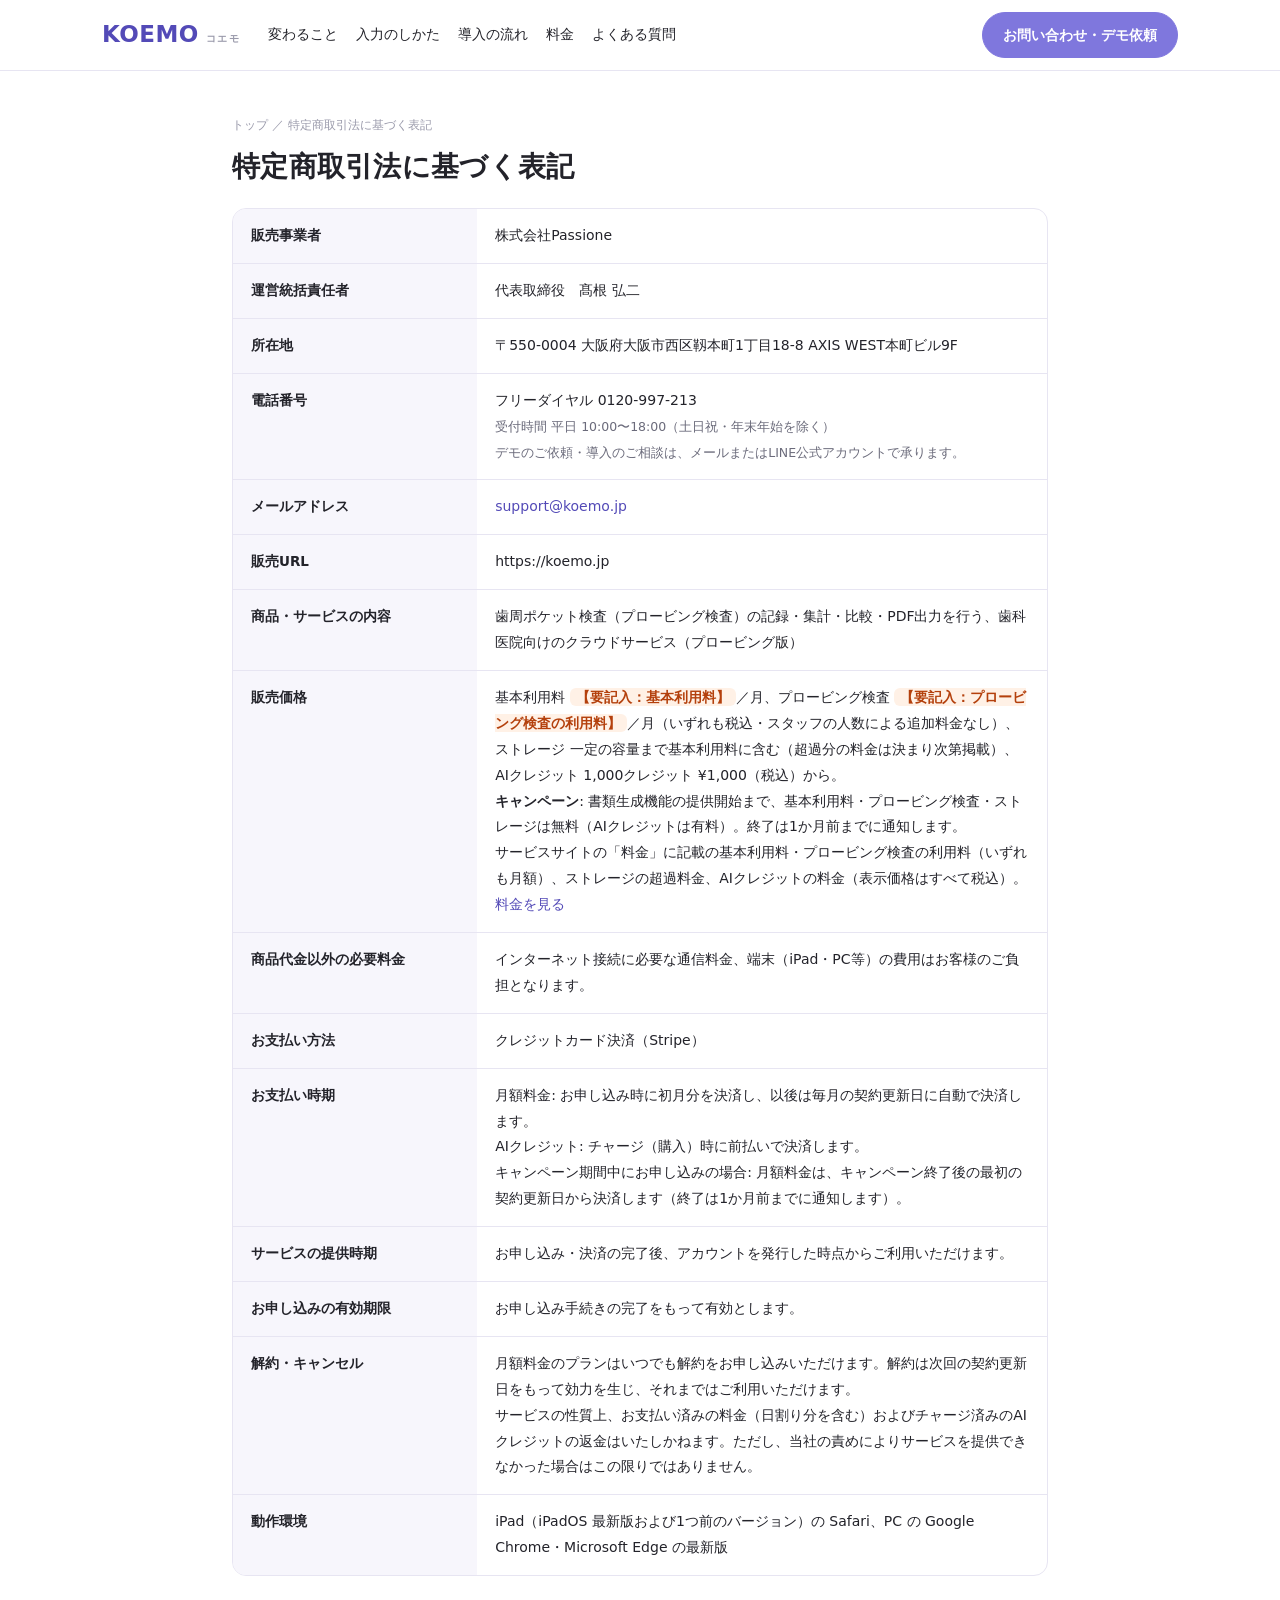
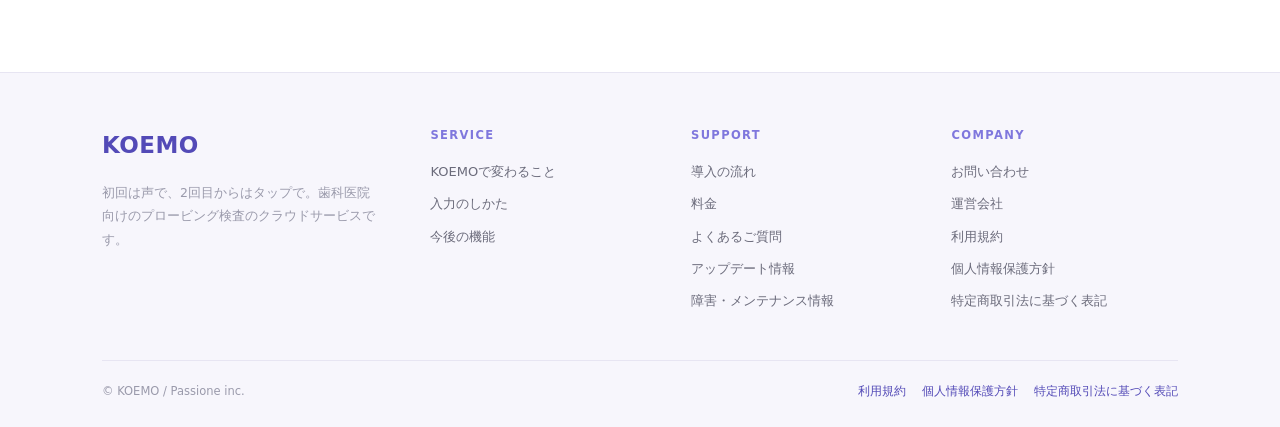
<file: tokushoho.html>
<!doctype html>
<html lang="ja">
<head>
<meta charset="utf-8">
<meta name="viewport" content="width=device-width,initial-scale=1">
<meta name="robots" content="noindex,nofollow">
<title>特定商取引法に基づく表記｜KOEMO（コエモ）</title>
<meta name="description" content="KOEMO（コエモ）の特定商取引法に基づく表記です。">
<link rel="stylesheet" href="assets/sub.css">
</head>
<body class="sub">
<!-- 版: プロービング版（_tools/build_pages.py で生成。手で直さないこと） -->
<header>
  <div class="hbar">
    <a href="index.html" class="logo">KOEMO<small>コエモ</small></a>
    <nav class="gnav">
      <a href="index.html#why">変わること</a>
      <a href="index.html#probing">入力のしかた</a>
      <a href="index.html#flow">導入の流れ</a>
      <a href="index.html#price">料金</a>
      <a href="index.html#faq">よくある質問</a>
    </nav>
    <div class="hcta">
      <a class="btn primary" href="contact.html">お問い合わせ・デモ依頼</a>
    </div>
  </div>
</header>
<main class="doc">
  <div class="wrap narrow">
    <div class="crumb"><a href="index.html">トップ</a> ／ 特定商取引法に基づく表記</div>
    <h1>特定商取引法に基づく表記</h1>
<table class="kv">
      <tr><th>販売事業者</th><td>株式会社Passione</td></tr>
      <tr><th>運営統括責任者</th><td>代表取締役　髙根 弘二</td></tr>
      <tr><th>所在地</th><td>〒550-0004 大阪府大阪市西区靱本町1丁目18-8 AXIS WEST本町ビル9F</td></tr>
      <tr><th>電話番号</th><td>フリーダイヤル 0120-997-213<br><span class="note">受付時間 平日 10:00〜18:00（土日祝・年末年始を除く）<br>デモのご依頼・導入のご相談は、メールまたはLINE公式アカウントで承ります。</span></td></tr>
      <tr><th>メールアドレス</th><td><a href="mailto:support@koemo.jp">support@koemo.jp</a></td></tr>
      <tr><th>販売URL</th><td>https://koemo.jp</td></tr>
      <tr><th>商品・サービスの内容</th><td>歯周ポケット検査（プロービング検査）の記録・集計・比較・PDF出力を行う、歯科医院向けのクラウドサービス（プロービング版）</td></tr>
      <tr><th>販売価格</th><td>基本利用料 <span class="todo">【要記入：基本利用料】</span>／月、プロービング検査 <span class="todo">【要記入：プロービング検査の利用料】</span>／月（いずれも税込・スタッフの人数による追加料金なし）、ストレージ 一定の容量まで基本利用料に含む（超過分の料金は決まり次第掲載）、AIクレジット 1,000クレジット ¥1,000（税込）から。<br><b>キャンペーン</b>: 書類生成機能の提供開始まで、基本利用料・プロービング検査・ストレージは無料（AIクレジットは有料）。終了は1か月前までに通知します。<br>サービスサイトの「料金」に記載の基本利用料・プロービング検査の利用料（いずれも月額）、ストレージの超過料金、AIクレジットの料金（表示価格はすべて税込）。<a href="index.html#price">料金を見る</a></td></tr>
      <tr><th>商品代金以外の必要料金</th><td>インターネット接続に必要な通信料金、端末（iPad・PC等）の費用はお客様のご負担となります。</td></tr>
      <tr><th>お支払い方法</th><td>クレジットカード決済（Stripe）</td></tr>
      <tr><th>お支払い時期</th><td>月額料金: お申し込み時に初月分を決済し、以後は毎月の契約更新日に自動で決済します。<br>AIクレジット: チャージ（購入）時に前払いで決済します。<br>キャンペーン期間中にお申し込みの場合: 月額料金は、キャンペーン終了後の最初の契約更新日から決済します（終了は1か月前までに通知します）。</td></tr>
      <tr><th>サービスの提供時期</th><td>お申し込み・決済の完了後、アカウントを発行した時点からご利用いただけます。</td></tr>
      <tr><th>お申し込みの有効期限</th><td>お申し込み手続きの完了をもって有効とします。</td></tr>
      <tr><th>解約・キャンセル</th><td>月額料金のプランはいつでも解約をお申し込みいただけます。解約は次回の契約更新日をもって効力を生じ、それまではご利用いただけます。<br>サービスの性質上、お支払い済みの料金（日割り分を含む）およびチャージ済みのAIクレジットの返金はいたしかねます。ただし、当社の責めによりサービスを提供できなかった場合はこの限りではありません。</td></tr>
      <tr><th>動作環境</th><td>iPad（iPadOS 最新版および1つ前のバージョン）の Safari、PC の Google Chrome・Microsoft Edge の最新版</td></tr>
    </table>
  </div>
</main>
<footer>
  <div class="wrap">
    <div class="fgrid2">
      <div><a href="index.html" class="logo">KOEMO</a><p class="fdesc">初回は声で、2回目からはタップで。歯科医院向けのプロービング検査のクラウドサービスです。</p></div>
      <div><h5>SERVICE</h5><ul><li><a href="index.html#why">KOEMOで変わること</a></li><li><a href="index.html#probing">入力のしかた</a></li><li><a href="index.html#roadmap">今後の機能</a></li></ul></div>
      <div><h5>SUPPORT</h5><ul><li><a href="index.html#flow">導入の流れ</a></li><li><a href="index.html#price">料金</a></li><li><a href="index.html#faq">よくあるご質問</a></li><li><a href="updates.html">アップデート情報</a></li><li><a href="status.html">障害・メンテナンス情報</a></li></ul></div>
      <div><h5>COMPANY</h5><ul><li><a href="contact.html">お問い合わせ</a></li><li><a href="company.html">運営会社</a></li><li><a href="terms.html">利用規約</a></li><li><a href="privacy.html">個人情報保護方針</a></li><li><a href="tokushoho.html">特定商取引法に基づく表記</a></li></ul></div>
    </div>
    <div class="fbottom"><span>© KOEMO / Passione inc.</span><span class="sp"><a href="terms.html">利用規約</a><a href="privacy.html">個人情報保護方針</a><a href="tokushoho.html">特定商取引法に基づく表記</a></span></div>
  </div>
</footer>
</body>
</html>
</file>
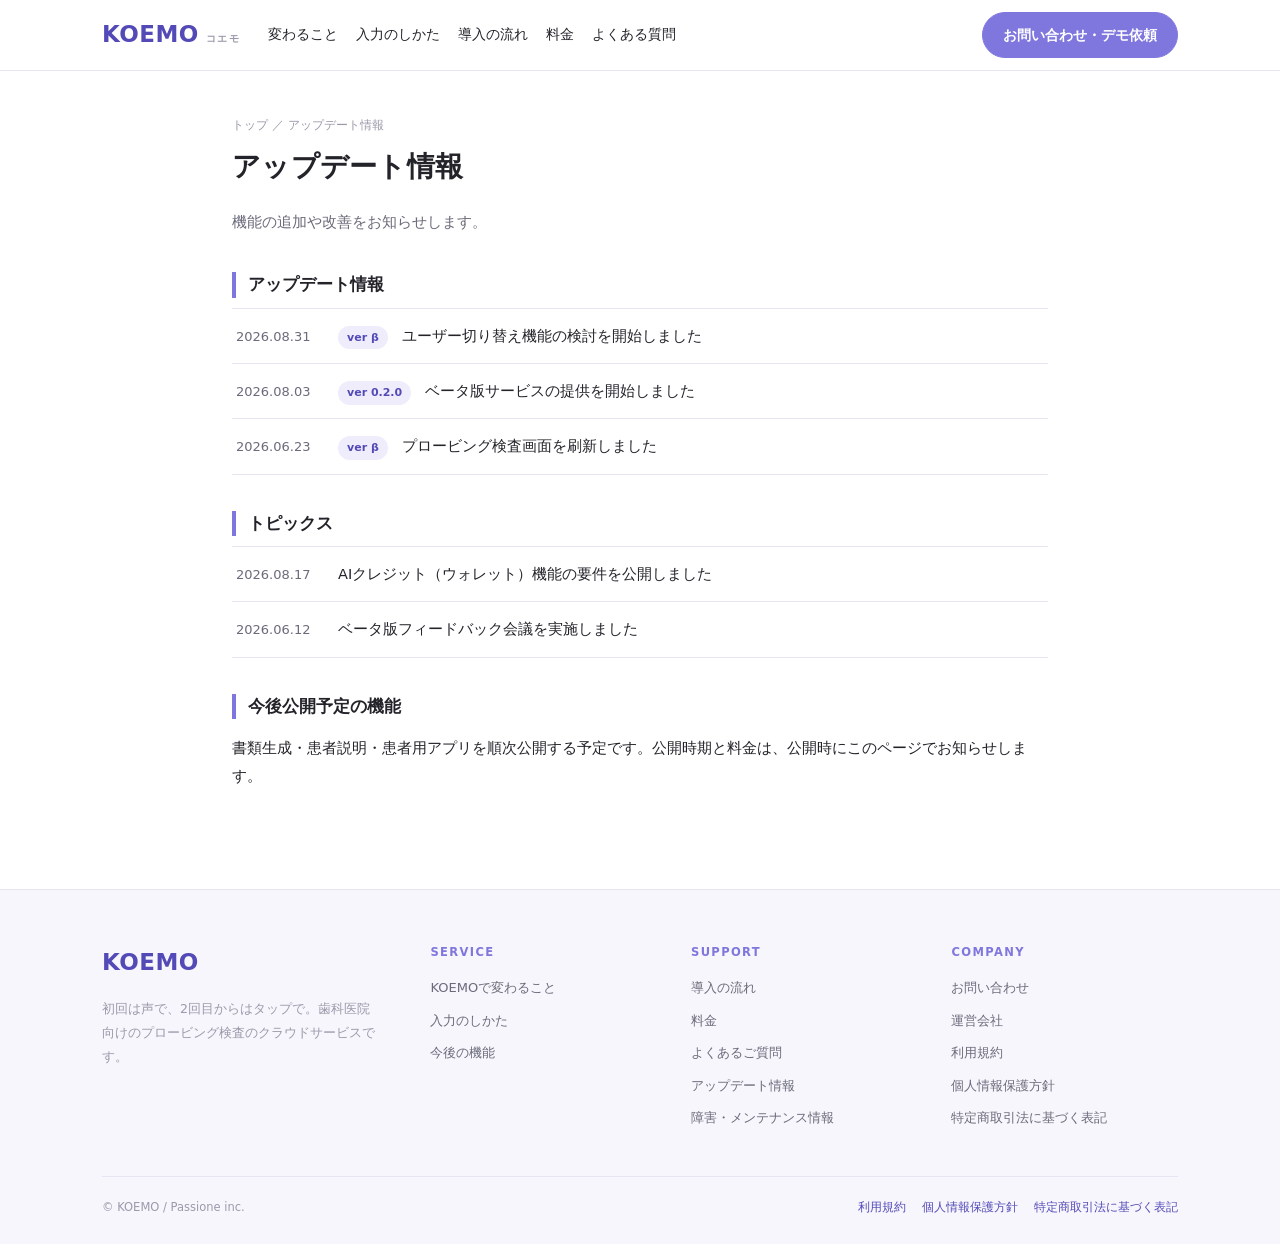
<file: updates.html>
<!doctype html>
<html lang="ja">
<head>
<meta charset="utf-8">
<meta name="viewport" content="width=device-width,initial-scale=1">
<meta name="robots" content="noindex,nofollow">
<title>アップデート情報｜KOEMO（コエモ）</title>
<meta name="description" content="KOEMO（コエモ）の機能追加・改善のお知らせです。">
<link rel="stylesheet" href="assets/sub.css">
</head>
<body class="sub">
<!-- 版: プロービング版（_tools/build_pages.py で生成。手で直さないこと） -->
<header>
  <div class="hbar">
    <a href="index.html" class="logo">KOEMO<small>コエモ</small></a>
    <nav class="gnav">
      <a href="index.html#why">変わること</a>
      <a href="index.html#probing">入力のしかた</a>
      <a href="index.html#flow">導入の流れ</a>
      <a href="index.html#price">料金</a>
      <a href="index.html#faq">よくある質問</a>
    </nav>
    <div class="hcta">
      <a class="btn primary" href="contact.html">お問い合わせ・デモ依頼</a>
    </div>
  </div>
</header>
<main class="doc">
  <div class="wrap narrow">
    <div class="crumb"><a href="index.html">トップ</a> ／ アップデート情報</div>
    <h1>アップデート情報</h1>

    <p class="lead">機能の追加や改善をお知らせします。</p>
    <h2>アップデート情報</h2>
    <ul class="news">
      <li><span class="d">2026.08.31</span><span class="v">ver β</span><span>ユーザー切り替え機能の検討を開始しました</span></li>
      <li><span class="d">2026.08.03</span><span class="v">ver 0.2.0</span><span>ベータ版サービスの提供を開始しました</span></li>
      <li><span class="d">2026.06.23</span><span class="v">ver β</span><span>プロービング検査画面を刷新しました</span></li>
    </ul>
    <h2>トピックス</h2>
    <ul class="news">
      <li><span class="d">2026.08.17</span><span>AIクレジット（ウォレット）機能の要件を公開しました</span></li>
      <li><span class="d">2026.06.12</span><span>ベータ版フィードバック会議を実施しました</span></li>
    </ul>
    <h2>今後公開予定の機能</h2>
    <p>書類生成・患者説明・患者用アプリを順次公開する予定です。公開時期と料金は、公開時にこのページでお知らせします。</p>
  </div>
</main>
<footer>
  <div class="wrap">
    <div class="fgrid2">
      <div><a href="index.html" class="logo">KOEMO</a><p class="fdesc">初回は声で、2回目からはタップで。歯科医院向けのプロービング検査のクラウドサービスです。</p></div>
      <div><h5>SERVICE</h5><ul><li><a href="index.html#why">KOEMOで変わること</a></li><li><a href="index.html#probing">入力のしかた</a></li><li><a href="index.html#roadmap">今後の機能</a></li></ul></div>
      <div><h5>SUPPORT</h5><ul><li><a href="index.html#flow">導入の流れ</a></li><li><a href="index.html#price">料金</a></li><li><a href="index.html#faq">よくあるご質問</a></li><li><a href="updates.html">アップデート情報</a></li><li><a href="status.html">障害・メンテナンス情報</a></li></ul></div>
      <div><h5>COMPANY</h5><ul><li><a href="contact.html">お問い合わせ</a></li><li><a href="company.html">運営会社</a></li><li><a href="terms.html">利用規約</a></li><li><a href="privacy.html">個人情報保護方針</a></li><li><a href="tokushoho.html">特定商取引法に基づく表記</a></li></ul></div>
    </div>
    <div class="fbottom"><span>© KOEMO / Passione inc.</span><span class="sp"><a href="terms.html">利用規約</a><a href="privacy.html">個人情報保護方針</a><a href="tokushoho.html">特定商取引法に基づく表記</a></span></div>
  </div>
</footer>
</body>
</html>
</file>
<file: assets/sub.css>
:root{
  --purple:#7F77DD; --purple-d:#534AB7; --purple-dd:#3E3690;
  --lav:#EFEDFB; --lav2:#F7F6FC; --lav3:#FBFAFE;
  --text:#23232A; --muted:#6B6B7B; --hint:#9A9AAB;
  --border:#E7E5F2; --border2:#D6D2EA;
  --amber:#F4B400; --amber-d:#B98400;
  --radius:16px; --maxw:1120px;
}
*{box-sizing:border-box}
html{scroll-behavior:smooth}
body{margin:0;color:var(--text);background:#fff;font-family:-apple-system,BlinkMacSystemFont,"Hiragino Kaku Gothic ProN","Noto Sans JP","Yu Gothic",system-ui,sans-serif;font-size:15px;line-height:1.8;-webkit-font-smoothing:antialiased}
img{max-width:100%;display:block}
a{color:var(--purple-d);text-decoration:none}
.wrap{max-width:var(--maxw);margin:0 auto;padding:0 22px}

/* ---------- ヘッダー ---------- */
header{position:sticky;top:0;z-index:60;background:rgba(255,255,255,.92);backdrop-filter:blur(10px);border-bottom:1px solid var(--border)}
.hbar{max-width:var(--maxw);margin:0 auto;padding:12px 22px;display:flex;align-items:center;gap:22px}
.logo{display:flex;align-items:baseline;gap:2px;font-weight:800;font-size:23px;letter-spacing:.02em;color:var(--purple-d);flex:none}
.logo .dot{color:var(--purple);font-size:26px;line-height:0}
.logo small{font-size:10px;font-weight:600;color:var(--hint);margin-left:5px;letter-spacing:.14em}
nav.gnav{display:flex;gap:18px;font-size:13.5px;margin-left:6px}
nav.gnav a{color:var(--text);white-space:nowrap;padding:4px 0;border-bottom:2px solid transparent}
nav.gnav a:hover{color:var(--purple-d);border-bottom-color:var(--purple)}
.hcta{margin-left:auto;display:flex;gap:9px;align-items:center;flex:none}
.btn{display:inline-flex;align-items:center;gap:7px;font-size:13.5px;font-weight:600;padding:10px 20px;border-radius:999px;border:1.5px solid var(--border2);background:#fff;color:var(--purple-d);cursor:pointer;white-space:nowrap;transition:.15s}
.btn:hover{background:var(--lav2)}
.btn.primary{background:var(--purple);border-color:var(--purple);color:#fff}
.btn.primary:hover{background:var(--purple-d);border-color:var(--purple-d)}
.btn.line{background:#06C755;border-color:#06C755;color:#fff}
.btn.lg{font-size:15px;padding:15px 32px}
.burger{display:none;flex-direction:column;gap:4px;background:none;border:none;cursor:pointer;padding:8px}
.burger span{width:22px;height:2px;background:var(--purple-d);display:block;border-radius:2px}

/* ---------- 共通パーツ ---------- */
section{padding:76px 0}
section.alt{background:var(--lav3)}
section#why{background:var(--lav)}
section#why .fcard{border-color:var(--border2)}
.whynote{margin-top:22px;padding:16px 20px;background:#fff;border:1px solid var(--border2);border-radius:14px;font-size:13.5px;color:var(--muted);line-height:1.9}
.sechead{margin-bottom:36px}
.sechead .en{display:block;font-size:11.5px;font-weight:800;letter-spacing:.2em;color:var(--purple);margin-bottom:7px}
.sechead h2{font-size:29px;font-weight:800;margin:0;letter-spacing:.01em;line-height:1.4}
.sechead p{color:var(--muted);margin:12px 0 0;font-size:14.5px;max-width:46em}
.sechead.center{text-align:center}.sechead.center p{margin-left:auto;margin-right:auto}
.chip{font-size:11.5px;background:var(--lav);color:var(--purple-d);border-radius:999px;padding:5px 12px;font-weight:600;display:inline-block}
.pill-now{display:inline-flex;align-items:center;gap:7px;background:var(--purple-d);color:#fff;font-size:11.5px;font-weight:800;letter-spacing:.06em;padding:6px 14px;border-radius:999px}
.pill-now i{width:7px;height:7px;border-radius:50%;background:#9EF0C2;display:inline-block;box-shadow:0 0 0 3px rgba(158,240,194,.3)}
.pill-soon{display:inline-flex;align-items:center;gap:6px;background:#fff;color:var(--amber-d);border:1.5px solid #F1D98A;font-size:11px;font-weight:800;letter-spacing:.08em;padding:4px 12px;border-radius:999px}

/* 実画面フレーム（iPad） */
.ipad{background:#1B1C22;border-radius:22px;padding:12px;box-shadow:0 24px 64px rgba(58,50,120,.22)}
.ipad img{border-radius:12px;width:100%;aspect-ratio:4/3;object-fit:cover}
.ipad.sm{border-radius:16px;padding:8px}.ipad.sm img{border-radius:9px}
.cap{font-size:12px;color:var(--hint);text-align:center;margin-top:12px}
/* 実画面（スマホ） */
.phone-shot{width:236px;aspect-ratio:10/19;border-radius:28px;overflow:hidden;margin:0 auto;box-shadow:0 22px 50px rgba(58,50,120,.22)}
.phone-shot img{width:100%;height:100%;object-fit:cover;object-position:center}
/* 写真プレースホルダ */
.photo{position:relative;border-radius:var(--radius);overflow:hidden;background:linear-gradient(145deg,#E6E3F6 0%,#D8D3F0 55%,#CFC8EC 100%);display:flex;align-items:center;justify-content:center;color:var(--purple-dd);text-align:center;padding:24px}
.photo::before{content:"";position:absolute;inset:0;background:radial-gradient(circle at 70% 30%,rgba(255,255,255,.45),transparent 55%)}
.photo .ph-in{position:relative;z-index:1;max-width:22em}
.photo .ph-tag{display:inline-block;font-size:10px;font-weight:800;letter-spacing:.18em;background:rgba(255,255,255,.75);color:var(--purple-d);padding:4px 11px;border-radius:999px;margin-bottom:10px}
.photo .ph-desc{font-size:12.5px;line-height:1.75;font-weight:600;opacity:.85}
.photo.r43{aspect-ratio:4/3}.photo.r169{aspect-ratio:16/9}.photo.r11{aspect-ratio:1}.photo.r32{aspect-ratio:3/2}

/* ---------- ヒーロー ---------- */
.hero{background:linear-gradient(170deg,var(--lav2) 0%,var(--lav) 60%,#E9E6F8 100%);padding:60px 0 78px;position:relative;overflow:hidden}
.hero::after{content:"";position:absolute;right:-160px;top:-160px;width:560px;height:560px;border-radius:50%;background:radial-gradient(circle,rgba(127,119,221,.16),transparent 70%)}
.hero-in{display:grid;grid-template-columns:.95fr 1.05fr;gap:46px;align-items:center;position:relative;z-index:1}
h1.hero-t{font-size:42px;line-height:1.32;font-weight:800;letter-spacing:.01em;margin:22px 0 18px}
h1.hero-t .hl{color:var(--purple-d);position:relative;white-space:nowrap}
h1.hero-t .hl::after{content:"";position:absolute;left:0;right:0;bottom:2px;height:9px;background:rgba(127,119,221,.22);z-index:-1;border-radius:3px}
.hero p.lead{font-size:15.5px;color:var(--muted);line-height:1.95;margin:0 0 26px;max-width:30em}
.hero-btns{display:flex;gap:11px;flex-wrap:wrap;margin-bottom:20px}
.hero-note{font-size:12px;color:var(--hint);display:flex;gap:16px;flex-wrap:wrap}

/* ---------- 課題 ---------- */
.problem{display:grid;grid-template-columns:1fr 1.15fr;gap:44px;align-items:center}
.plist{list-style:none;margin:0;padding:0;display:flex;flex-direction:column;gap:12px}
.plist li{background:#fff;border:1px solid var(--border);border-radius:14px;padding:16px 18px 16px 52px;position:relative;font-size:14.5px;line-height:1.7}
.plist li::before{content:"";position:absolute;left:18px;top:19px;width:20px;height:20px;border-radius:50%;background:var(--lav);border:2px solid var(--purple)}
.plist li::after{content:"";position:absolute;left:24px;top:24px;width:8px;height:8px;border-radius:50%;background:var(--purple)}
.plist li b{display:block;font-size:15px;margin-bottom:2px}
.plist li span{color:var(--muted);font-size:13px}
.answer{margin-top:22px;padding:18px 22px;background:var(--purple-d);color:#fff;border-radius:14px;font-size:15px;font-weight:700;line-height:1.7}
.answer small{display:block;font-weight:500;font-size:12.5px;opacity:.85;margin-top:4px}

/* ---------- プロービング 深掘り ---------- */
.bigshot{margin:0 auto 18px;max-width:960px}
.steps4{display:grid;grid-template-columns:repeat(4,1fr);gap:14px;margin-top:40px}
.st{background:#fff;border:1px solid var(--border);border-radius:var(--radius);padding:22px 20px;position:relative}
.st .n{width:32px;height:32px;border-radius:50%;background:var(--purple);color:#fff;font-weight:800;font-size:14px;display:flex;align-items:center;justify-content:center;margin-bottom:12px}
.st h4{margin:0 0 7px;font-size:15.5px;font-weight:700}
.st p{margin:0;font-size:12.5px;color:var(--muted);line-height:1.8}
.st .arrow{position:absolute;right:-13px;top:50%;transform:translateY(-50%);color:var(--border2);font-size:20px;z-index:1}
.st:last-child .arrow{display:none}
/* 音声入力の例 */
.voicebox{display:grid;grid-template-columns:1fr 1fr;gap:34px;align-items:center}
.talk{display:flex;flex-direction:column;gap:12px}
.turn{display:flex;gap:12px;align-items:flex-start}
.turn .who{width:38px;height:38px;border-radius:50%;flex:none;display:flex;align-items:center;justify-content:center;font-size:11px;font-weight:800}
.turn.dh .who{background:var(--lav);color:var(--purple-d)}
.turn.ai .who{background:var(--purple);color:#fff}
.turn .bub{background:#fff;border:1px solid var(--border);border-radius:14px;padding:12px 16px;font-size:14px;line-height:1.7;max-width:26em}
.turn.ai .bub{background:var(--lav2)}
.turn .bub b{color:var(--purple-d)}
.turn .bub .val{font-size:22px;font-weight:800;color:var(--purple-d);letter-spacing:.06em}
.turn .lbl{font-size:10.5px;color:var(--hint);margin-bottom:3px;letter-spacing:.06em}
.readback{display:flex;align-items:center;gap:12px;background:#fff;border:1.5px solid var(--purple);border-radius:14px;padding:14px 18px;margin-top:6px}
.readback .spk{width:36px;height:36px;border-radius:50%;background:var(--purple);color:#fff;display:flex;align-items:center;justify-content:center;flex:none}
.readback b{color:var(--purple-d)}
/* 機能グリッド */
.fgrid{display:grid;grid-template-columns:repeat(3,1fr);gap:16px}
.fcard{background:#fff;border:1px solid var(--border);border-radius:var(--radius);padding:24px 22px}
.fcard .ico{width:42px;height:42px;border-radius:12px;background:var(--lav);display:flex;align-items:center;justify-content:center;margin-bottom:14px}
.fcard h3{font-size:16px;font-weight:700;margin:0 0 8px}
.fcard p{font-size:13px;color:var(--muted);margin:0;line-height:1.85}
.fcard .tags{display:flex;gap:6px;flex-wrap:wrap;margin-top:12px}
.fcard .tags span{font-size:11px;background:var(--lav2);color:var(--purple-d);border:1px solid var(--border);border-radius:999px;padding:3px 9px}
/* 設定2カラム */
.twoshot{display:grid;grid-template-columns:1fr 1fr;gap:28px}
.twoshot h4{font-size:16.5px;font-weight:700;margin:16px 0 8px}
.twoshot p{font-size:13.5px;color:var(--muted);margin:0}
/* 統計 */
.stats{display:grid;grid-template-columns:repeat(6,1fr);gap:12px;margin-top:8px}
@media(max-width:980px){.stats{grid-template-columns:repeat(3,1fr)}}
.stat{background:#fff;border:1px solid var(--border);border-radius:12px;padding:16px 14px;text-align:center}
.stat .k{font-size:11px;color:var(--hint);font-weight:700;letter-spacing:.08em;margin-bottom:4px}
.stat .v{font-size:20px;font-weight:800;color:var(--purple-d)}
.stat .d{font-size:11px;color:var(--muted);margin-top:4px;line-height:1.5}
/* 監修 */
.sv{display:flex;gap:26px;align-items:center;background:#fff;border:1px solid var(--border);border-radius:var(--radius);padding:26px 28px}
.sv .photo{width:120px;height:120px;flex:none;border-radius:50%;padding:10px}
.sv .photo .ph-tag{margin:0}
.sv h4{margin:0 0 6px;font-size:16px}
.sv p{margin:0;font-size:13.5px;color:var(--muted)}
.sv .role{font-size:11.5px;color:var(--purple);font-weight:800;letter-spacing:.14em;margin-bottom:6px}

/* ---------- ロードマップ ---------- */
.rm{display:grid;grid-template-columns:repeat(4,1fr);gap:0;position:relative;margin-top:14px}
.rm::before{content:"";position:absolute;left:12.5%;right:12.5%;top:22px;height:3px;background:var(--border2);z-index:0}
.rmi{position:relative;z-index:1;padding:0 14px;text-align:center}
.rmi .dot{width:46px;height:46px;border-radius:50%;margin:0 auto 14px;display:flex;align-items:center;justify-content:center;font-weight:800;font-size:13px;background:#fff;border:3px solid var(--border2);color:var(--hint)}
.rmi.now .dot{background:var(--purple);border-color:var(--purple);color:#fff;box-shadow:0 0 0 6px rgba(127,119,221,.18)}
.rmi .ph{font-size:11px;font-weight:800;letter-spacing:.14em;color:var(--hint);margin-bottom:6px}
.rmi.now .ph{color:var(--purple)}
.rmi h4{margin:0 0 6px;font-size:15.5px}
.rmi p{margin:0;font-size:12.5px;color:var(--muted);line-height:1.75}
.rmi .st-tag{display:inline-block;margin-top:10px;font-size:10.5px;font-weight:800;letter-spacing:.1em;padding:3px 10px;border-radius:999px;background:var(--lav2);color:var(--hint)}
.rmi.now .st-tag{background:var(--purple);color:#fff}
.rmnote{text-align:center;font-size:12px;color:var(--hint);margin-top:24px}
/* COMING SOON カード */
.soon{display:grid;grid-template-columns:repeat(3,1fr);gap:18px}
.scard{background:#fff;border:1px solid var(--border);border-radius:var(--radius);overflow:hidden;position:relative}
.scard .sh{position:relative;background:var(--lav2);padding:18px 18px 0;height:210px;overflow:hidden;display:flex;align-items:flex-end;justify-content:center}
.scard .sh .ipad{width:100%;padding:6px;border-radius:12px 12px 0 0;box-shadow:none}
.scard .sh .ipad img{border-radius:7px 7px 0 0;aspect-ratio:auto;height:auto}
.scard .sh .phone-shot{width:120px;aspect-ratio:10/16;border-radius:16px 16px 0 0;box-shadow:none;margin-bottom:-4px}
.scard .sh::after{content:"";position:absolute;inset:0;background:linear-gradient(180deg,transparent 60%,rgba(247,246,252,.9))}
.scard .pill-soon{position:absolute;top:14px;left:14px;z-index:2}
.scard .sb{padding:20px 22px 22px}
.scard h3{margin:0 0 8px;font-size:16.5px}
.scard p{margin:0;font-size:13px;color:var(--muted);line-height:1.85}

/* ---------- FLOW ---------- */
.flow{display:grid;grid-template-columns:repeat(4,1fr);gap:16px;counter-reset:s}
.step{background:#fff;border:1px solid var(--border);border-radius:var(--radius);padding:26px 22px;position:relative}
.step::before{counter-increment:s;content:"0" counter(s);position:absolute;top:14px;right:18px;font-size:30px;font-weight:800;color:var(--lav)}
.step h4{font-size:15.5px;margin:0 0 8px;font-weight:700;position:relative;z-index:1}
.step p{font-size:12.5px;color:var(--muted);margin:0;line-height:1.85}
.step .when{font-size:11px;color:var(--purple);font-weight:700;margin-bottom:9px;letter-spacing:.04em}

/* ---------- PRICE ---------- */
.psum{display:grid;grid-template-columns:repeat(3,1fr);gap:18px;margin-bottom:20px}
.pcard{border:1px solid var(--border);border-radius:var(--radius);padding:28px 26px;background:#fff}
.pcard.hi{border:2px solid var(--purple);position:relative;box-shadow:0 10px 30px rgba(127,119,221,.13)}
.pcard.hi .badge{position:absolute;top:-11px;left:26px;background:var(--purple);color:#fff;font-size:11px;font-weight:700;padding:3px 12px;border-radius:999px}
.pcard .ptitle{font-size:14px;font-weight:700;margin-bottom:4px}
.pcard .pdesc{font-size:12px;color:var(--hint);margin-bottom:16px;min-height:2.6em;line-height:1.7}
.pcard .price{font-size:33px;font-weight:800;color:var(--purple-d);letter-spacing:-.01em;line-height:1.1}
.pcard .price small{font-size:13px;font-weight:600;color:var(--muted);margin-left:3px}
.pcard .pnote{font-size:11.5px;color:var(--hint);margin-top:6px}
.pcard ul{margin:18px 0 0;padding:0;list-style:none;font-size:13px;color:var(--muted)}
.pcard ul li{padding:6px 0 6px 22px;position:relative;line-height:1.7}
.pcard ul li::before{content:"";position:absolute;left:4px;top:14px;width:5px;height:9px;border-right:2px solid var(--purple);border-bottom:2px solid var(--purple);transform:rotate(40deg)}
table.ptable{width:100%;border-collapse:collapse;font-size:13.5px;background:#fff;border:1px solid var(--border);border-radius:var(--radius);overflow:hidden}
table.ptable th,table.ptable td{padding:13px 18px;text-align:left;border-bottom:1px solid var(--border)}
table.ptable thead th{background:var(--lav2);font-size:12.5px;font-weight:700;color:var(--purple-d)}
table.ptable tbody tr:last-child td{border-bottom:none}
table.ptable td.r{text-align:right;font-weight:700;white-space:nowrap}
.pnotes{margin:16px 0 0;padding-left:20px;font-size:12px;color:var(--hint);line-height:1.95}
.draft{display:inline-flex;align-items:center;gap:6px;background:#FFF6E5;border:1px solid #F0DCB0;color:#8A6320;font-size:11.5px;font-weight:700;padding:5px 13px;border-radius:999px;margin-bottom:16px}

/* ---------- VOICE ---------- */
.vscroll{display:flex;gap:16px;overflow-x:auto;padding:4px 22px 18px;scroll-snap-type:x mandatory;margin:0 -22px}
.vcard{flex:0 0 300px;background:#fff;border:1px solid var(--border);border-radius:var(--radius);padding:24px;scroll-snap-align:start}
.vcard .q{font-size:14px;font-weight:700;line-height:1.7;margin:0 0 12px;color:var(--purple-d)}
.vcard p{font-size:13px;color:var(--muted);margin:0 0 18px;line-height:1.85}
.vprof{display:flex;align-items:center;gap:11px;border-top:1px solid var(--border);padding-top:14px}
.vprof .av{width:40px;height:40px;border-radius:50%;background:var(--lav);flex:none;display:flex;align-items:center;justify-content:center;color:var(--purple-d);font-weight:700;font-size:14px}
.vprof .nm{font-size:13px;font-weight:700}.vprof .af{font-size:11px;color:var(--hint)}

/* ---------- UPDATE / TOPICS ---------- */
.twocol{display:grid;grid-template-columns:1fr 1fr;gap:38px}
.panel{background:#fff;border:1px solid var(--border);border-radius:var(--radius);padding:26px 26px 18px}
.panel h3{font-size:12px;font-weight:800;letter-spacing:.18em;color:var(--purple);margin:0 0 4px}
.panel .h3ja{font-size:16.5px;font-weight:700;margin:0 0 18px}
.newsrow{display:flex;gap:14px;padding:13px 0;border-top:1px solid var(--border);font-size:13.5px;align-items:baseline}
.newsrow .dt{font-size:11.5px;color:var(--hint);flex:none;width:88px;font-variant-numeric:tabular-nums}
.newsrow .ver{font-size:10.5px;background:var(--lav);color:var(--purple-d);border-radius:4px;padding:1px 7px;font-weight:700;flex:none}
.morelink{display:inline-flex;align-items:center;gap:6px;font-size:12.5px;font-weight:700;color:var(--purple-d);margin-top:16px}
.status{display:flex;align-items:center;gap:10px;background:#F0FAF4;border:1px solid #CBE9D8;color:#2C7150;border-radius:10px;padding:13px 18px;font-size:13.5px;font-weight:600}
.status .pulse{width:9px;height:9px;border-radius:50%;background:#3EA575;flex:none;box-shadow:0 0 0 4px rgba(62,165,117,.18)}

/* ---------- FAQ ---------- */
details.faq{background:#fff;border:1px solid var(--border);border-radius:12px;margin-bottom:11px;overflow:hidden}
details.faq summary{cursor:pointer;padding:18px 22px;font-size:14.5px;font-weight:700;display:flex;align-items:flex-start;gap:13px;list-style:none}
details.faq summary::-webkit-details-marker{display:none}
details.faq summary .qm{color:var(--purple);font-weight:800;flex:none}
details.faq summary .mk{margin-left:auto;color:var(--purple);font-size:19px;flex:none;line-height:1;transition:.2s}
details.faq[open] summary .mk{transform:rotate(45deg)}
details.faq .ans{padding:0 22px 20px 48px;font-size:13.5px;color:var(--muted);line-height:1.9}

/* ---------- CTA / フッター ---------- */
.cta{background:linear-gradient(135deg,var(--purple-d),var(--purple-dd));color:#fff;border-radius:22px;padding:52px 46px;text-align:center;position:relative;overflow:hidden}
.cta::before{content:"";position:absolute;left:-90px;top:-90px;width:300px;height:300px;border-radius:50%;background:rgba(255,255,255,.07)}
.cta h2{font-size:28px;font-weight:800;margin:0 0 12px;position:relative}
.cta p{opacity:.9;margin:0 0 28px;font-size:14.5px;position:relative}
.cta .btns{display:flex;gap:12px;justify-content:center;flex-wrap:wrap;position:relative}
.cta .btn{background:#fff;border-color:#fff;color:var(--purple-d)}
.cta .btn.line{background:#06C755;border-color:#06C755;color:#fff}
.ctacols{display:grid;grid-template-columns:1fr 1fr;gap:18px;margin-top:22px}
.ctacol{background:#fff;border:1px solid var(--border);border-radius:var(--radius);padding:24px;display:flex;align-items:center;gap:16px}
.ctacol .ico{width:46px;height:46px;border-radius:12px;background:var(--lav);display:flex;align-items:center;justify-content:center;flex:none}
.ctacol h4{margin:0 0 3px;font-size:15px;font-weight:700}.ctacol p{margin:0;font-size:12.5px;color:var(--hint)}
.ctacol .ar{margin-left:auto;color:var(--purple);font-weight:700;flex:none}
footer{background:var(--lav2);border-top:1px solid var(--border);padding:52px 0 26px}
.fgrid2{display:grid;grid-template-columns:1.3fr 1fr 1fr 1fr;gap:34px;margin-bottom:38px}
footer h5{font-size:11.5px;font-weight:800;letter-spacing:.12em;color:var(--purple);margin:0 0 14px}
footer ul{list-style:none;margin:0;padding:0;font-size:13px}footer ul li{margin-bottom:9px}
footer ul a{color:var(--muted)}footer ul a:hover{color:var(--purple-d)}
footer ul .soon-li{color:var(--hint)}footer ul .soon-li small{font-size:9.5px;border:1px solid var(--border2);border-radius:4px;padding:0 5px;margin-left:5px;vertical-align:middle}
.fdesc{font-size:12.5px;color:var(--hint);line-height:1.9;margin:14px 0 0;max-width:22em}
.fbottom{border-top:1px solid var(--border);padding-top:20px;display:flex;align-items:center;gap:18px;flex-wrap:wrap;font-size:11.5px;color:var(--hint)}
.fbottom .sp{margin-left:auto;display:flex;gap:16px}
.totop{position:fixed;right:22px;bottom:22px;width:44px;height:44px;border-radius:50%;background:var(--purple);color:#fff;border:none;cursor:pointer;box-shadow:0 6px 20px rgba(83,74,183,.34);display:flex;align-items:center;justify-content:center;z-index:50}

/* ---------- 確認モーダル ---------- */
#gate{position:fixed;inset:0;background:rgba(30,28,46,.55);z-index:200;display:flex;align-items:center;justify-content:center;padding:22px;backdrop-filter:blur(3px)}
#gate.hide{display:none}
.gbox{background:#fff;border-radius:18px;max-width:436px;width:100%;padding:34px 32px;text-align:center;box-shadow:0 24px 70px rgba(0,0,0,.3)}
.gbox .gt{font-size:12px;font-weight:800;letter-spacing:.14em;color:var(--purple);margin-bottom:9px}
.gbox h3{font-size:18px;margin:0 0 20px;font-weight:700;line-height:1.6}
.gbox .gbtns{display:flex;gap:11px;justify-content:center;margin-bottom:18px}
.gbox .gbtns .btn{min-width:104px;justify-content:center}
.gbox p{font-size:11.5px;color:var(--hint);line-height:1.85;margin:0;text-align:left}

/* ---------- レスポンシブ ---------- */
@media(max-width:940px){
  nav.gnav{display:none}.burger{display:flex}
  .hero-in,.problem,.voicebox,.twoshot,.twocol,.psum,.ctacols{grid-template-columns:1fr}
  .hero{padding:44px 0 52px}h1.hero-t{font-size:31px}
  .steps4,.fgrid,.flow,.soon,.rm{grid-template-columns:1fr 1fr}
  .rm::before{display:none}
  .stats{grid-template-columns:repeat(3,1fr)}
  .fgrid2{grid-template-columns:1fr 1fr}
  section{padding:54px 0}.sechead h2{font-size:24px}
  .st .arrow{display:none}
}
@media(max-width:600px){
  .steps4,.fgrid,.flow,.soon,.rm,.fgrid2{grid-template-columns:1fr}
  .stats{grid-template-columns:1fr 1fr}
  .cta{padding:36px 22px}.cta h2{font-size:22px}
  .hcta .btn:not(.primary){display:none}
  h1.hero-t{font-size:26px}
  .sv{flex-direction:column;text-align:center}
}
.pdfshot img{width:100%;border:1px solid #E3E1F2;border-radius:10px;box-shadow:0 14px 36px rgba(58,50,120,.16)}
.shotgrid{display:grid;grid-template-columns:1.4fr 1fr;gap:28px;align-items:start;margin-top:26px}
@media(max-width:900px){.shotgrid{grid-template-columns:1fr}}

/* =====================================================================
   サブページ（運営会社・利用規約・個人情報保護方針・特商法・お問い合わせ・お知らせ）
   上は index.html の CSS と同じもの。LP の見た目を変えたら _tools/build_pages.py を実行し直す前に、
   ここにも反映すること（LP の <style> をそのまま貼り替えてよい）
   ===================================================================== */
body.sub main.doc{padding:44px 0 84px}
.wrap.narrow{max-width:860px}
.crumb{font-size:12px;color:var(--hint);margin-bottom:10px}
.crumb a{color:var(--hint)}
main.doc h1{font-size:28px;font-weight:800;margin:0 0 22px;letter-spacing:.01em;line-height:1.4;text-wrap:balance}
main.doc h2{font-size:17px;font-weight:800;margin:36px 0 10px;padding-left:12px;border-left:4px solid var(--purple);line-height:1.5}
main.doc p,main.doc li{font-size:14.5px;line-height:1.95}
main.doc .lead{color:var(--muted);margin:0 0 26px}
main.doc ol{padding-left:1.4em;margin:6px 0}
main.doc ol li{margin-bottom:4px}
table.kv{width:100%;border-collapse:separate;border-spacing:0;border:1px solid var(--border);border-radius:14px;overflow:hidden;background:#fff;margin:6px 0 12px}
table.kv th{width:30%;text-align:left;vertical-align:top;background:var(--lav2);padding:14px 18px;font-size:13.5px;font-weight:700;border-bottom:1px solid var(--border)}
table.kv td{padding:14px 18px;font-size:14px;border-bottom:1px solid var(--border);line-height:1.85}
table.kv tr:last-child th,table.kv tr:last-child td{border-bottom:none}
.note{font-size:12.5px;color:var(--muted)}
.todo{color:#B4400C;background:#FFF1E6;border-radius:6px;padding:1px 6px;font-weight:700}
.date{margin-top:40px;color:var(--muted);font-size:13px;text-align:right}
.empty{padding:20px;border:1px dashed var(--border2);border-radius:14px;color:var(--muted);background:var(--lav3);font-size:14px}
ul.news{list-style:none;padding:0;margin:0;border-top:1px solid var(--border)}
ul.news li{display:flex;gap:14px;align-items:baseline;padding:13px 4px;border-bottom:1px solid var(--border);flex-wrap:wrap}
ul.news .d{font-variant-numeric:tabular-nums;color:var(--muted);font-size:13px;width:88px;flex:none}
ul.news .v{font-size:11px;font-weight:700;color:var(--purple-d);background:var(--lav);border-radius:999px;padding:1px 9px;flex:none}
main.doc{overflow-wrap:anywhere}
@media (max-width:640px){
  table.kv,table.kv tbody,table.kv tr{display:block;width:100%}
  table.kv th,table.kv td{display:block;width:auto}
  table.kv th{border-bottom:none;padding-bottom:4px}
  main.doc h1{font-size:23px}
  body.sub .hbar{gap:10px}
  body.sub .hcta .btn{padding:8px 13px;font-size:12px}
}
</file>
